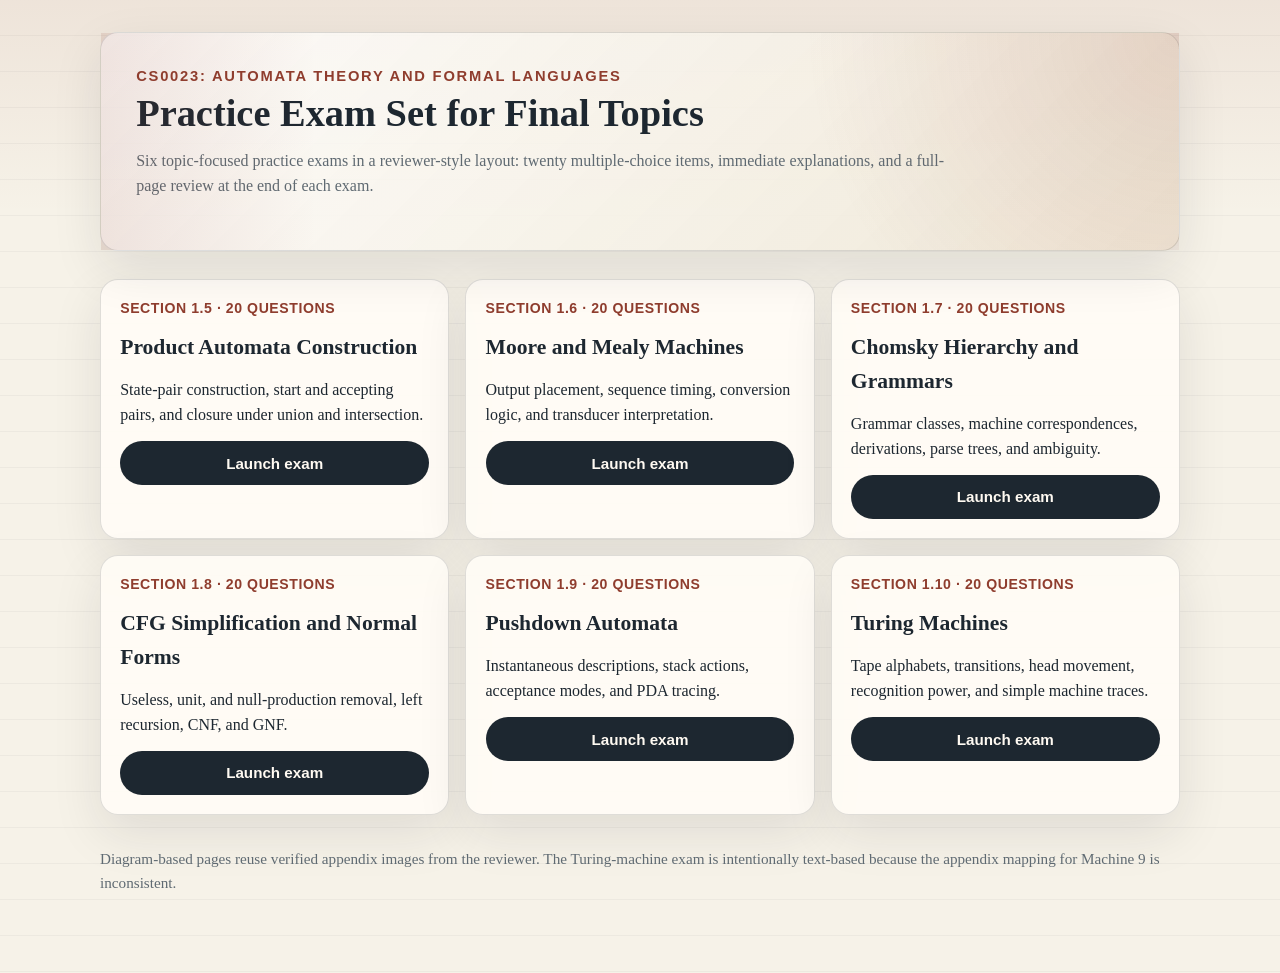
<file: practice-exams/index.html>
<!DOCTYPE html>
<html lang="en">
  <head>
    <meta charset="UTF-8" />
    <meta name="viewport" content="width=device-width, initial-scale=1.0" />
    <title>Automata Practice Exams</title>
    <link rel="stylesheet" href="./assets/styles.css" />
  </head>
  <body>
    <main class="site-shell">
      <section class="site-banner">
        <p class="course-kicker">CS0023: Automata Theory and Formal Languages</p>
        <h1 class="site-title">Practice Exam Set for Final Topics</h1>
        <p class="site-intro">
          Six topic-focused practice exams in a reviewer-style layout: twenty multiple-choice items, immediate explanations, and a full-page review at the end of each exam.
        </p>
      </section>

      <section class="index-grid" aria-label="Available practice exams">
        <article class="exam-card">
          <p class="exam-meta">Section 1.5 · 20 questions</p>
          <h2>Product Automata Construction</h2>
          <p>State-pair construction, start and accepting pairs, and closure under union and intersection.</p>
          <a class="launch-link" href="./product-automata.html">Launch exam</a>
        </article>

        <article class="exam-card">
          <p class="exam-meta">Section 1.6 · 20 questions</p>
          <h2>Moore and Mealy Machines</h2>
          <p>Output placement, sequence timing, conversion logic, and transducer interpretation.</p>
          <a class="launch-link" href="./moore-mealy.html">Launch exam</a>
        </article>

        <article class="exam-card">
          <p class="exam-meta">Section 1.7 · 20 questions</p>
          <h2>Chomsky Hierarchy and Grammars</h2>
          <p>Grammar classes, machine correspondences, derivations, parse trees, and ambiguity.</p>
          <a class="launch-link" href="./chomsky-grammars.html">Launch exam</a>
        </article>

        <article class="exam-card">
          <p class="exam-meta">Section 1.8 · 20 questions</p>
          <h2>CFG Simplification and Normal Forms</h2>
          <p>Useless, unit, and null-production removal, left recursion, CNF, and GNF.</p>
          <a class="launch-link" href="./cfg-normal-forms.html">Launch exam</a>
        </article>

        <article class="exam-card">
          <p class="exam-meta">Section 1.9 · 20 questions</p>
          <h2>Pushdown Automata</h2>
          <p>Instantaneous descriptions, stack actions, acceptance modes, and PDA tracing.</p>
          <a class="launch-link" href="./pda.html">Launch exam</a>
        </article>

        <article class="exam-card">
          <p class="exam-meta">Section 1.10 · 20 questions</p>
          <h2>Turing Machines</h2>
          <p>Tape alphabets, transitions, head movement, recognition power, and simple machine traces.</p>
          <a class="launch-link" href="./turing-machines.html">Launch exam</a>
        </article>
      </section>

      <p class="footer-note">
        Diagram-based pages reuse verified appendix images from the reviewer. The Turing-machine exam is intentionally text-based because the appendix mapping for Machine 9 is inconsistent.
      </p>
    </main>
  </body>
</html>
</file>
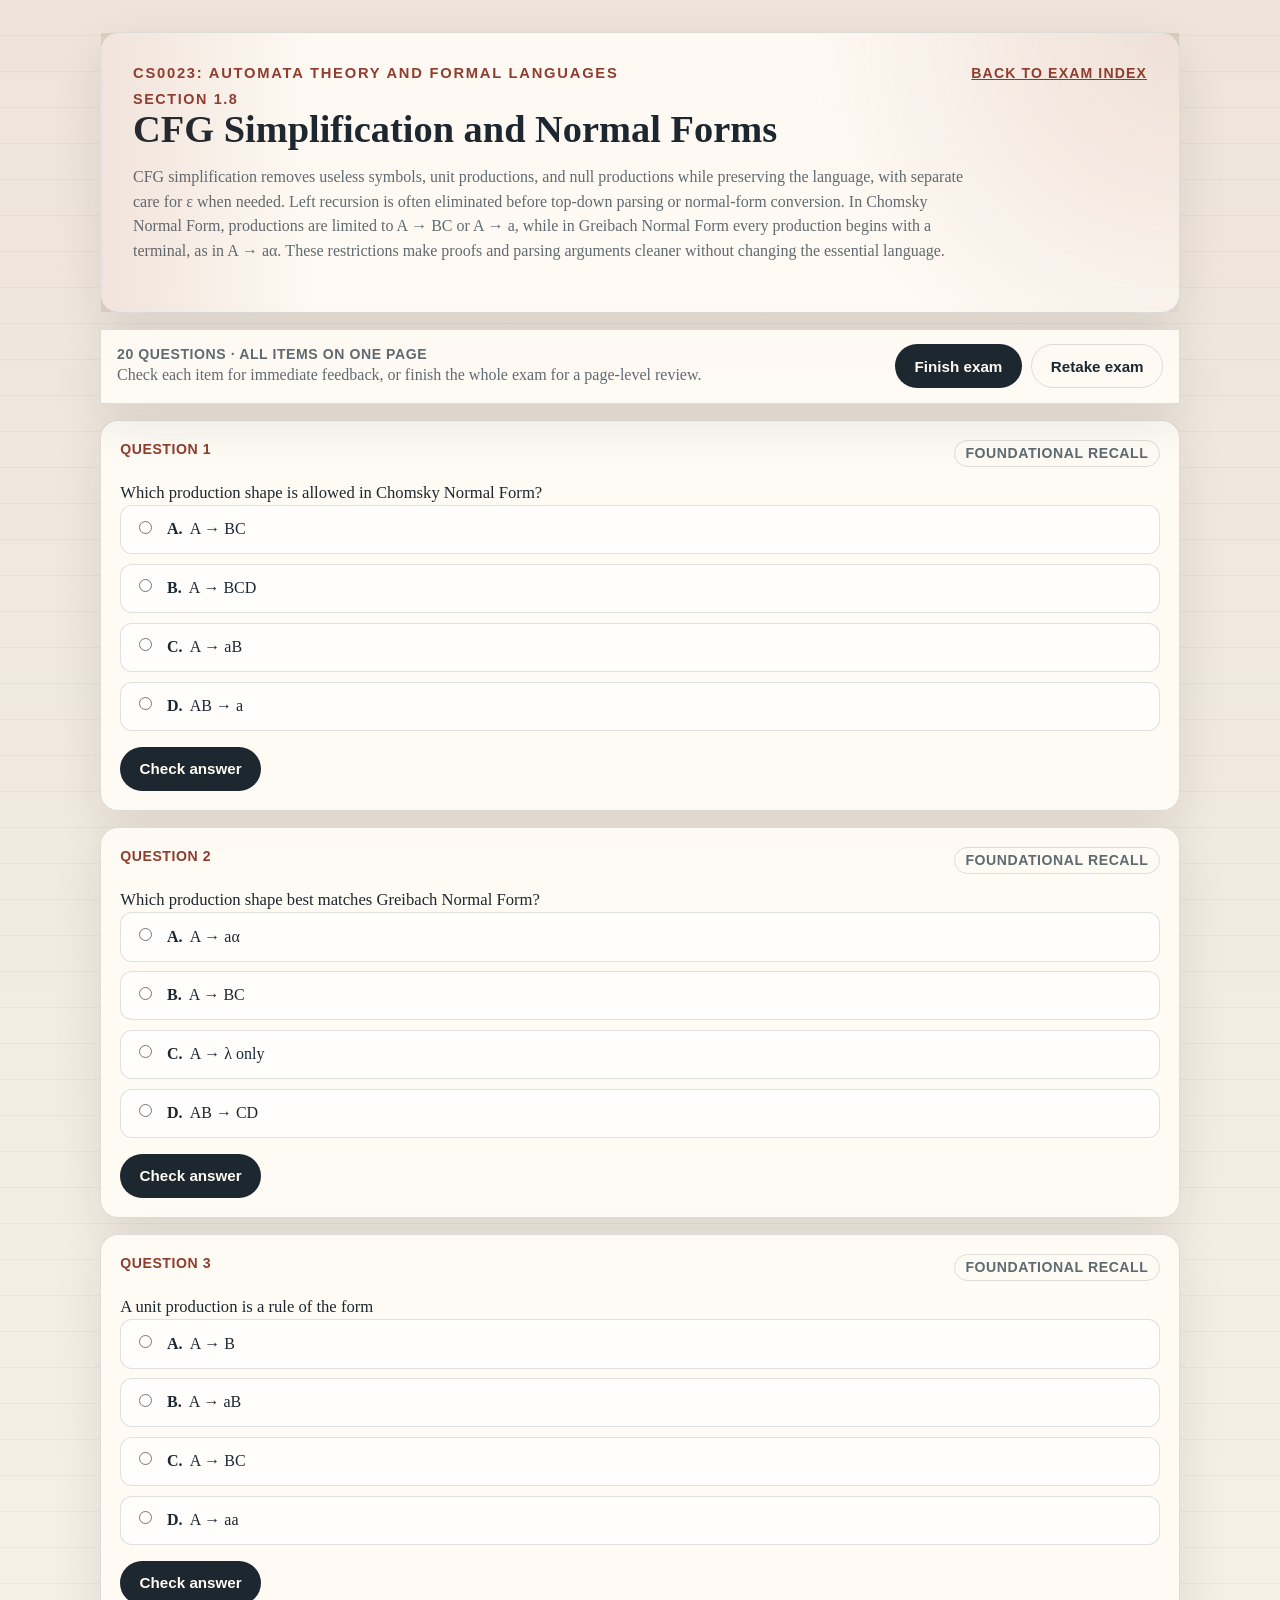
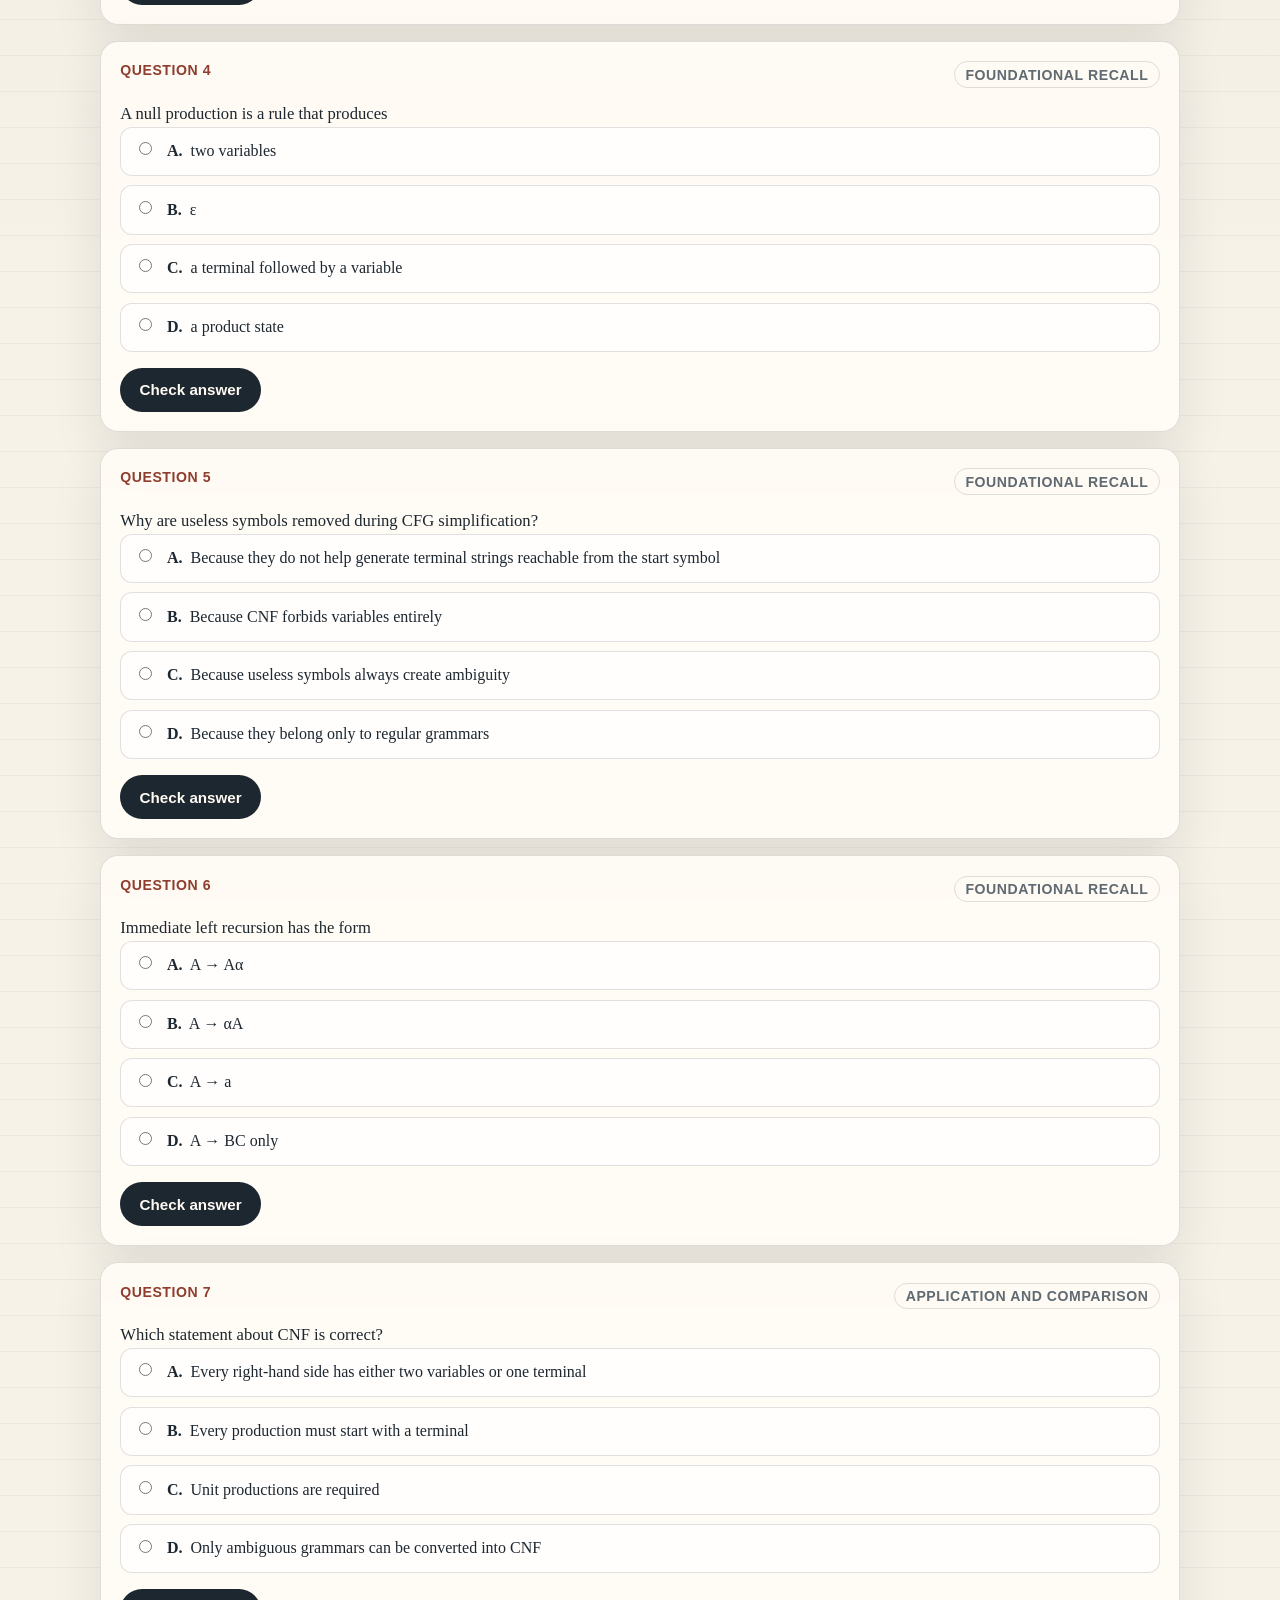
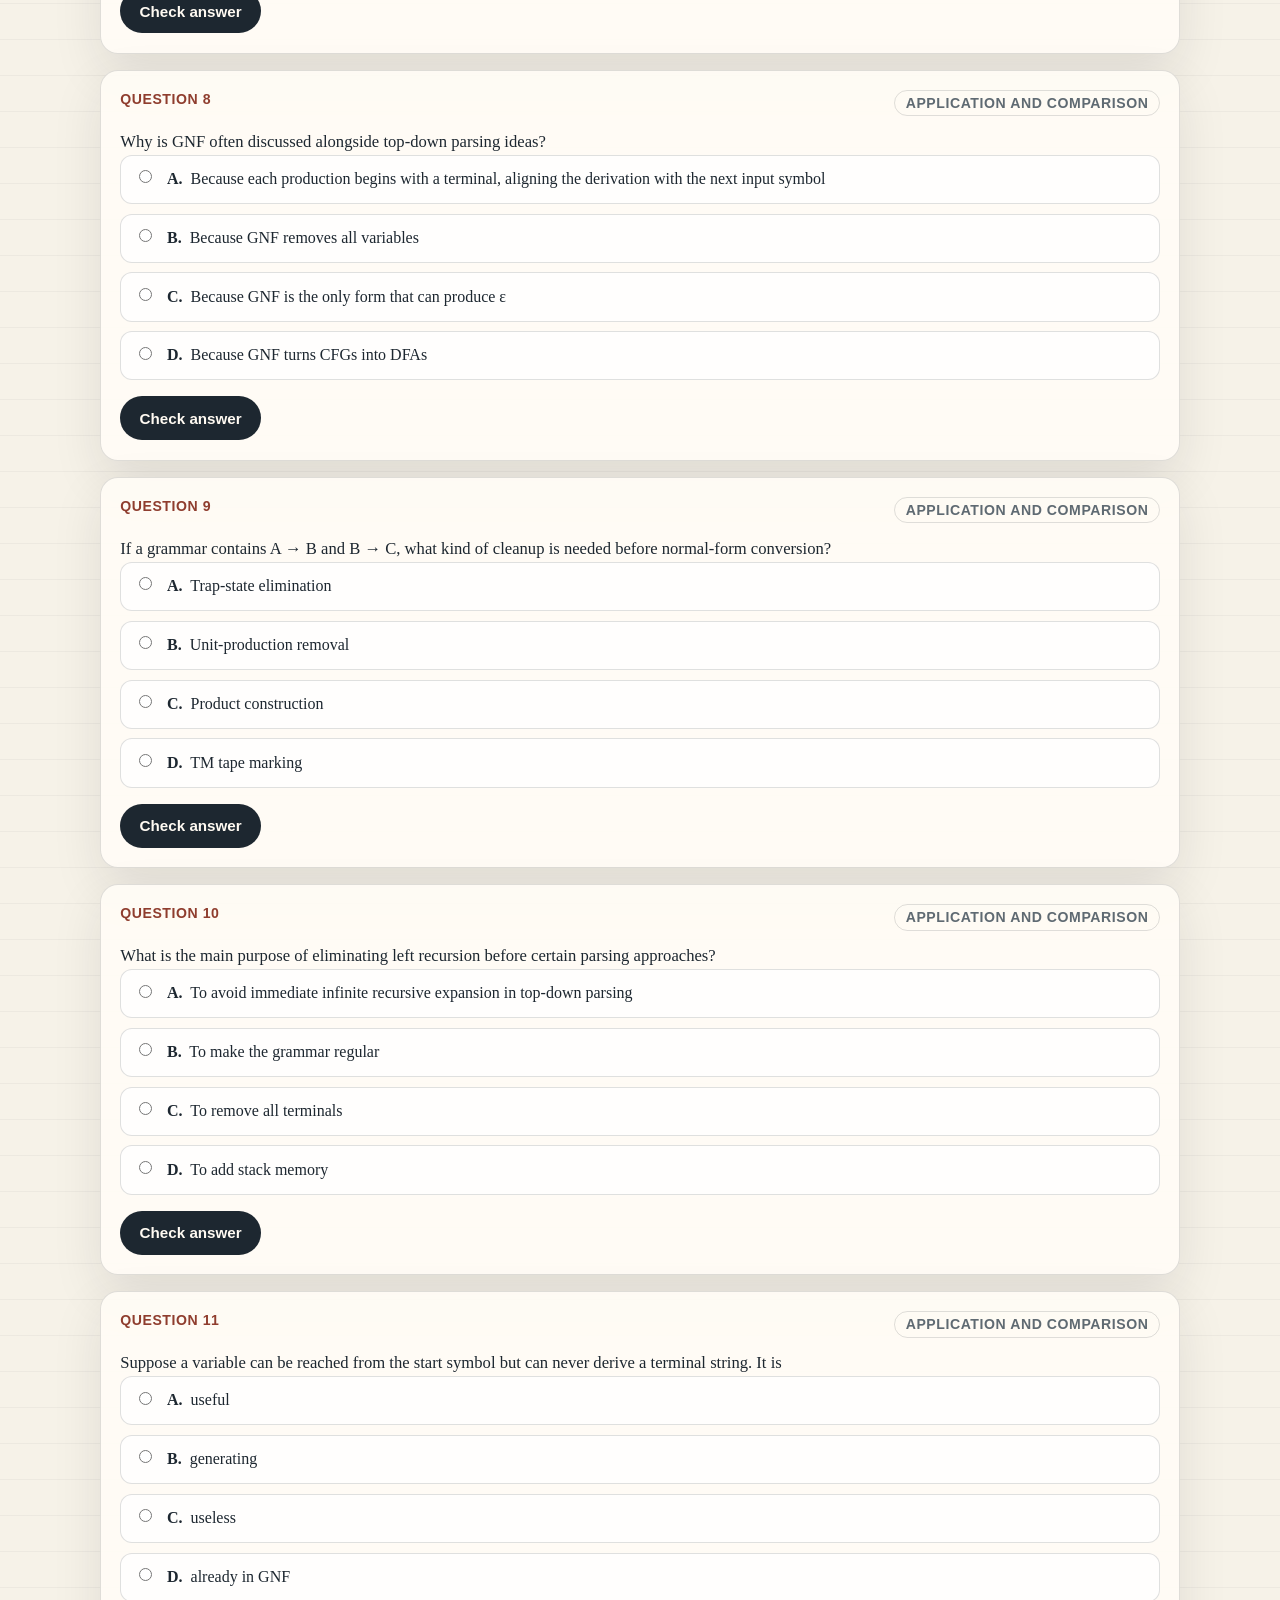
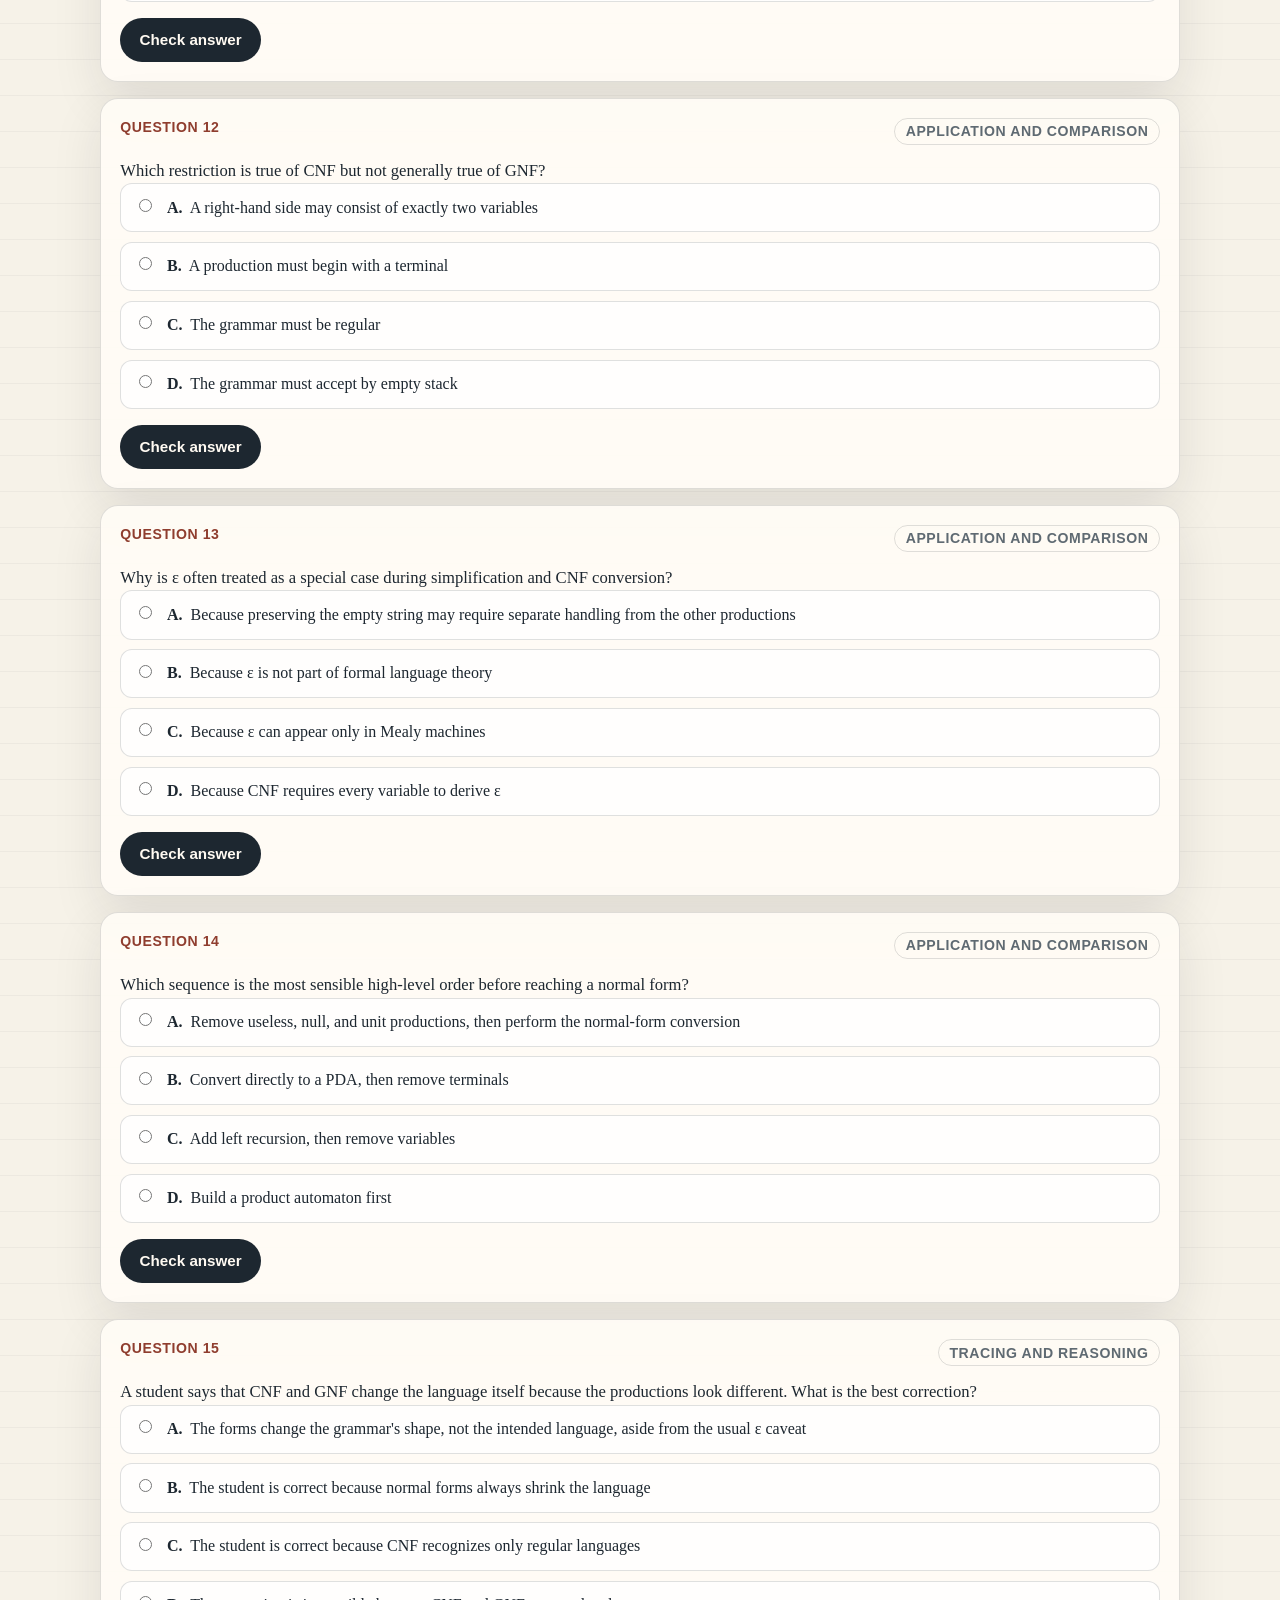
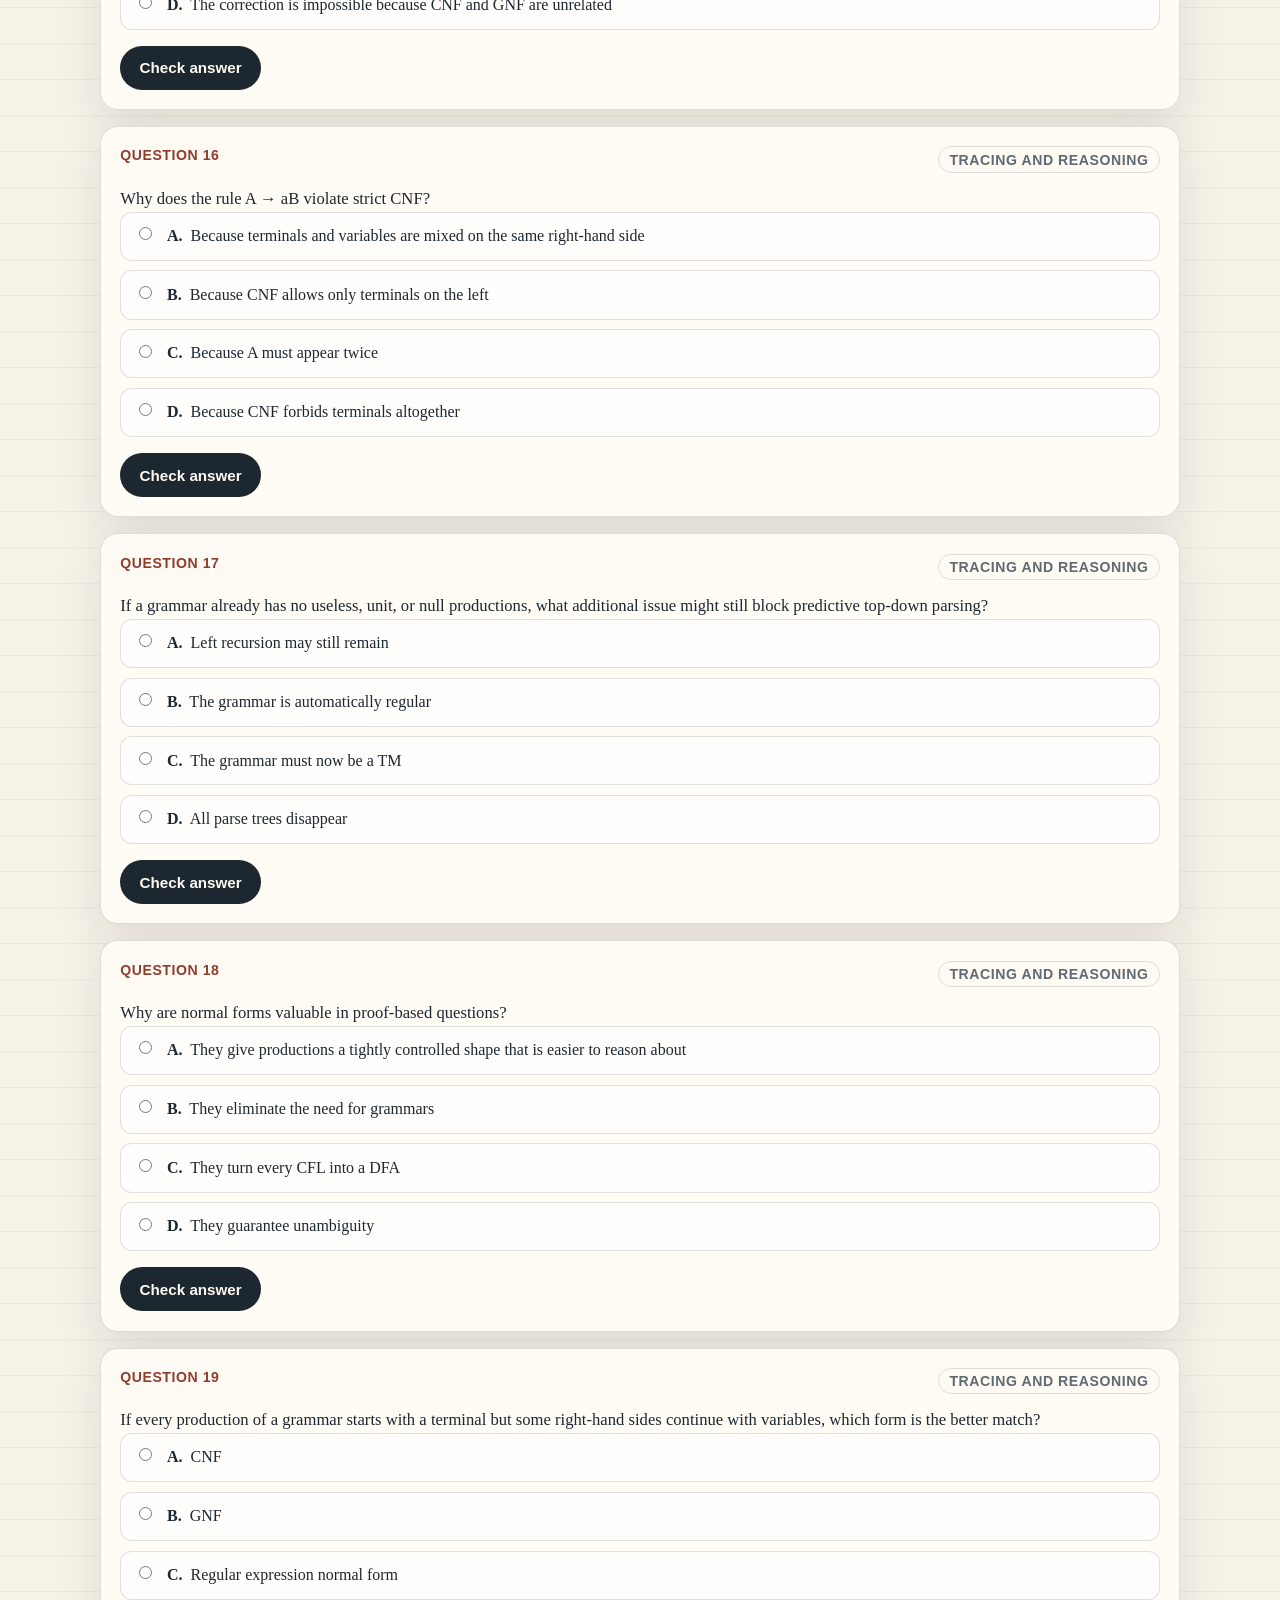
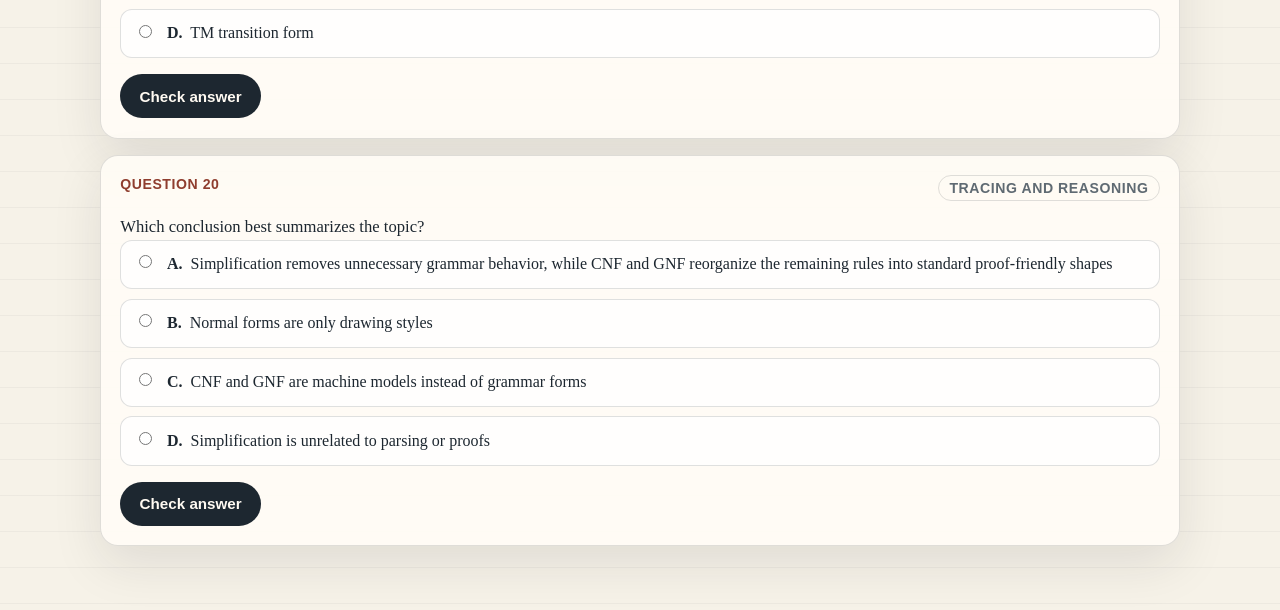
<file: practice-exams/cfg-normal-forms.html>
<!DOCTYPE html>
<html lang="en">
  <head>
    <meta charset="UTF-8" />
    <meta name="viewport" content="width=device-width, initial-scale=1.0" />
    <title>CFG Simplification and Normal Forms</title>
    <link rel="stylesheet" href="./assets/styles.css" />
  </head>
  <body>
    <main id="exam-root" class="site-shell"></main>
    <script>
      window.examData = {
        slug: "cfg-normal-forms",
        title: "CFG Simplification and Normal Forms",
        sectionNumber: "1.8",
        summary:
          "CFG simplification removes useless symbols, unit productions, and null productions while preserving the language, with separate care for ε when needed. Left recursion is often eliminated before top-down parsing or normal-form conversion. In Chomsky Normal Form, productions are limited to A → BC or A → a, while in Greibach Normal Form every production begins with a terminal, as in A → aα. These restrictions make proofs and parsing arguments cleaner without changing the essential language.",
        questions: [
          {
            id: "cfg-q01",
            prompt: "Which production shape is allowed in Chomsky Normal Form?",
            options: ["A → BC", "A → BCD", "A → aB", "AB → a"],
            correctIndex: 0,
            explanation: "CNF allows only A → BC or A → a, aside from the standard special handling of ε if needed.",
            difficulty: "foundational"
          },
          {
            id: "cfg-q02",
            prompt: "Which production shape best matches Greibach Normal Form?",
            options: ["A → aα", "A → BC", "A → λ only", "AB → CD"],
            correctIndex: 0,
            explanation: "GNF requires each production to begin with a terminal symbol.",
            difficulty: "foundational"
          },
          {
            id: "cfg-q03",
            prompt: "A unit production is a rule of the form",
            options: ["A → B", "A → aB", "A → BC", "A → aa"],
            correctIndex: 0,
            explanation: "Unit productions rewrite one variable directly into another single variable.",
            difficulty: "foundational"
          },
          {
            id: "cfg-q04",
            prompt: "A null production is a rule that produces",
            options: ["two variables", "ε", "a terminal followed by a variable", "a product state"],
            correctIndex: 1,
            explanation: "Null productions generate the empty string ε.",
            difficulty: "foundational"
          },
          {
            id: "cfg-q05",
            prompt: "Why are useless symbols removed during CFG simplification?",
            options: ["Because they do not help generate terminal strings reachable from the start symbol", "Because CNF forbids variables entirely", "Because useless symbols always create ambiguity", "Because they belong only to regular grammars"],
            correctIndex: 0,
            explanation: "A useless symbol is either unreachable or non-generating, so it can be deleted without changing the language.",
            difficulty: "foundational"
          },
          {
            id: "cfg-q06",
            prompt: "Immediate left recursion has the form",
            options: ["A → Aα", "A → αA", "A → a", "A → BC only"],
            correctIndex: 0,
            explanation: "Immediate left recursion means the variable appears first on the right-hand side of its own production.",
            difficulty: "foundational"
          },
          {
            id: "cfg-q07",
            prompt: "Which statement about CNF is correct?",
            options: ["Every right-hand side has either two variables or one terminal", "Every production must start with a terminal", "Unit productions are required", "Only ambiguous grammars can be converted into CNF"],
            correctIndex: 0,
            explanation: "That is the defining restriction of CNF.",
            difficulty: "application"
          },
          {
            id: "cfg-q08",
            prompt: "Why is GNF often discussed alongside top-down parsing ideas?",
            options: ["Because each production begins with a terminal, aligning the derivation with the next input symbol", "Because GNF removes all variables", "Because GNF is the only form that can produce ε", "Because GNF turns CFGs into DFAs"],
            correctIndex: 0,
            explanation: "Starting with a terminal makes the grammar's expansion more closely match the consumed input.",
            difficulty: "application"
          },
          {
            id: "cfg-q09",
            prompt: "If a grammar contains A → B and B → C, what kind of cleanup is needed before normal-form conversion?",
            options: ["Trap-state elimination", "Unit-production removal", "Product construction", "TM tape marking"],
            correctIndex: 1,
            explanation: "A → B and B → C are unit productions, so they are removed during simplification.",
            difficulty: "application"
          },
          {
            id: "cfg-q10",
            prompt: "What is the main purpose of eliminating left recursion before certain parsing approaches?",
            options: ["To avoid immediate infinite recursive expansion in top-down parsing", "To make the grammar regular", "To remove all terminals", "To add stack memory"],
            correctIndex: 0,
            explanation: "Left-recursive rules can cause top-down procedures to expand forever without consuming input.",
            difficulty: "application"
          },
          {
            id: "cfg-q11",
            prompt: "Suppose a variable can be reached from the start symbol but can never derive a terminal string. It is",
            options: ["useful", "generating", "useless", "already in GNF"],
            correctIndex: 2,
            explanation: "A symbol that never generates terminal output is useless even if it is reachable.",
            difficulty: "application"
          },
          {
            id: "cfg-q12",
            prompt: "Which restriction is true of CNF but not generally true of GNF?",
            options: ["A right-hand side may consist of exactly two variables", "A production must begin with a terminal", "The grammar must be regular", "The grammar must accept by empty stack"],
            correctIndex: 0,
            explanation: "The two-variable pattern A → BC is the hallmark CNF binary rule.",
            difficulty: "application"
          },
          {
            id: "cfg-q13",
            prompt: "Why is ε often treated as a special case during simplification and CNF conversion?",
            options: ["Because preserving the empty string may require separate handling from the other productions", "Because ε is not part of formal language theory", "Because ε can appear only in Mealy machines", "Because CNF requires every variable to derive ε"],
            correctIndex: 0,
            explanation: "Many conversion procedures remove null productions, so the language's possible ε membership must be tracked carefully.",
            difficulty: "application"
          },
          {
            id: "cfg-q14",
            prompt: "Which sequence is the most sensible high-level order before reaching a normal form?",
            options: ["Remove useless, null, and unit productions, then perform the normal-form conversion", "Convert directly to a PDA, then remove terminals", "Add left recursion, then remove variables", "Build a product automaton first"],
            correctIndex: 0,
            explanation: "Normal-form procedures are cleaner once the obvious grammar clutter has already been removed.",
            difficulty: "application"
          },
          {
            id: "cfg-q15",
            prompt: "A student says that CNF and GNF change the language itself because the productions look different. What is the best correction?",
            options: ["The forms change the grammar's shape, not the intended language, aside from the usual ε caveat", "The student is correct because normal forms always shrink the language", "The student is correct because CNF recognizes only regular languages", "The correction is impossible because CNF and GNF are unrelated"],
            correctIndex: 0,
            explanation: "Normal forms are language-preserving restructurings designed for analysis and proofs.",
            difficulty: "reasoning"
          },
          {
            id: "cfg-q16",
            prompt: "Why does the rule A → aB violate strict CNF?",
            options: ["Because terminals and variables are mixed on the same right-hand side", "Because CNF allows only terminals on the left", "Because A must appear twice", "Because CNF forbids terminals altogether"],
            correctIndex: 0,
            explanation: "In CNF, a terminal must appear alone on the right-hand side, not beside another variable.",
            difficulty: "reasoning"
          },
          {
            id: "cfg-q17",
            prompt: "If a grammar already has no useless, unit, or null productions, what additional issue might still block predictive top-down parsing?",
            options: ["Left recursion may still remain", "The grammar is automatically regular", "The grammar must now be a TM", "All parse trees disappear"],
            correctIndex: 0,
            explanation: "Simplification and left-recursion elimination solve different problems, so one can remain after the other.",
            difficulty: "reasoning"
          },
          {
            id: "cfg-q18",
            prompt: "Why are normal forms valuable in proof-based questions?",
            options: ["They give productions a tightly controlled shape that is easier to reason about", "They eliminate the need for grammars", "They turn every CFL into a DFA", "They guarantee unambiguity"],
            correctIndex: 0,
            explanation: "Uniform production shapes make induction arguments and parsing proofs more manageable.",
            difficulty: "reasoning"
          },
          {
            id: "cfg-q19",
            prompt: "If every production of a grammar starts with a terminal but some right-hand sides continue with variables, which form is the better match?",
            options: ["CNF", "GNF", "Regular expression normal form", "TM transition form"],
            correctIndex: 1,
            explanation: "Beginning each production with a terminal is the defining GNF pattern.",
            difficulty: "reasoning"
          },
          {
            id: "cfg-q20",
            prompt: "Which conclusion best summarizes the topic?",
            options: ["Simplification removes unnecessary grammar behavior, while CNF and GNF reorganize the remaining rules into standard proof-friendly shapes", "Normal forms are only drawing styles", "CNF and GNF are machine models instead of grammar forms", "Simplification is unrelated to parsing or proofs"],
            correctIndex: 0,
            explanation: "That statement captures the role of both cleanup and normalization in the study of CFGs.",
            difficulty: "reasoning"
          }
        ]
      };
    </script>
    <script src="./assets/quiz.js"></script>
  </body>
</html>
</file>
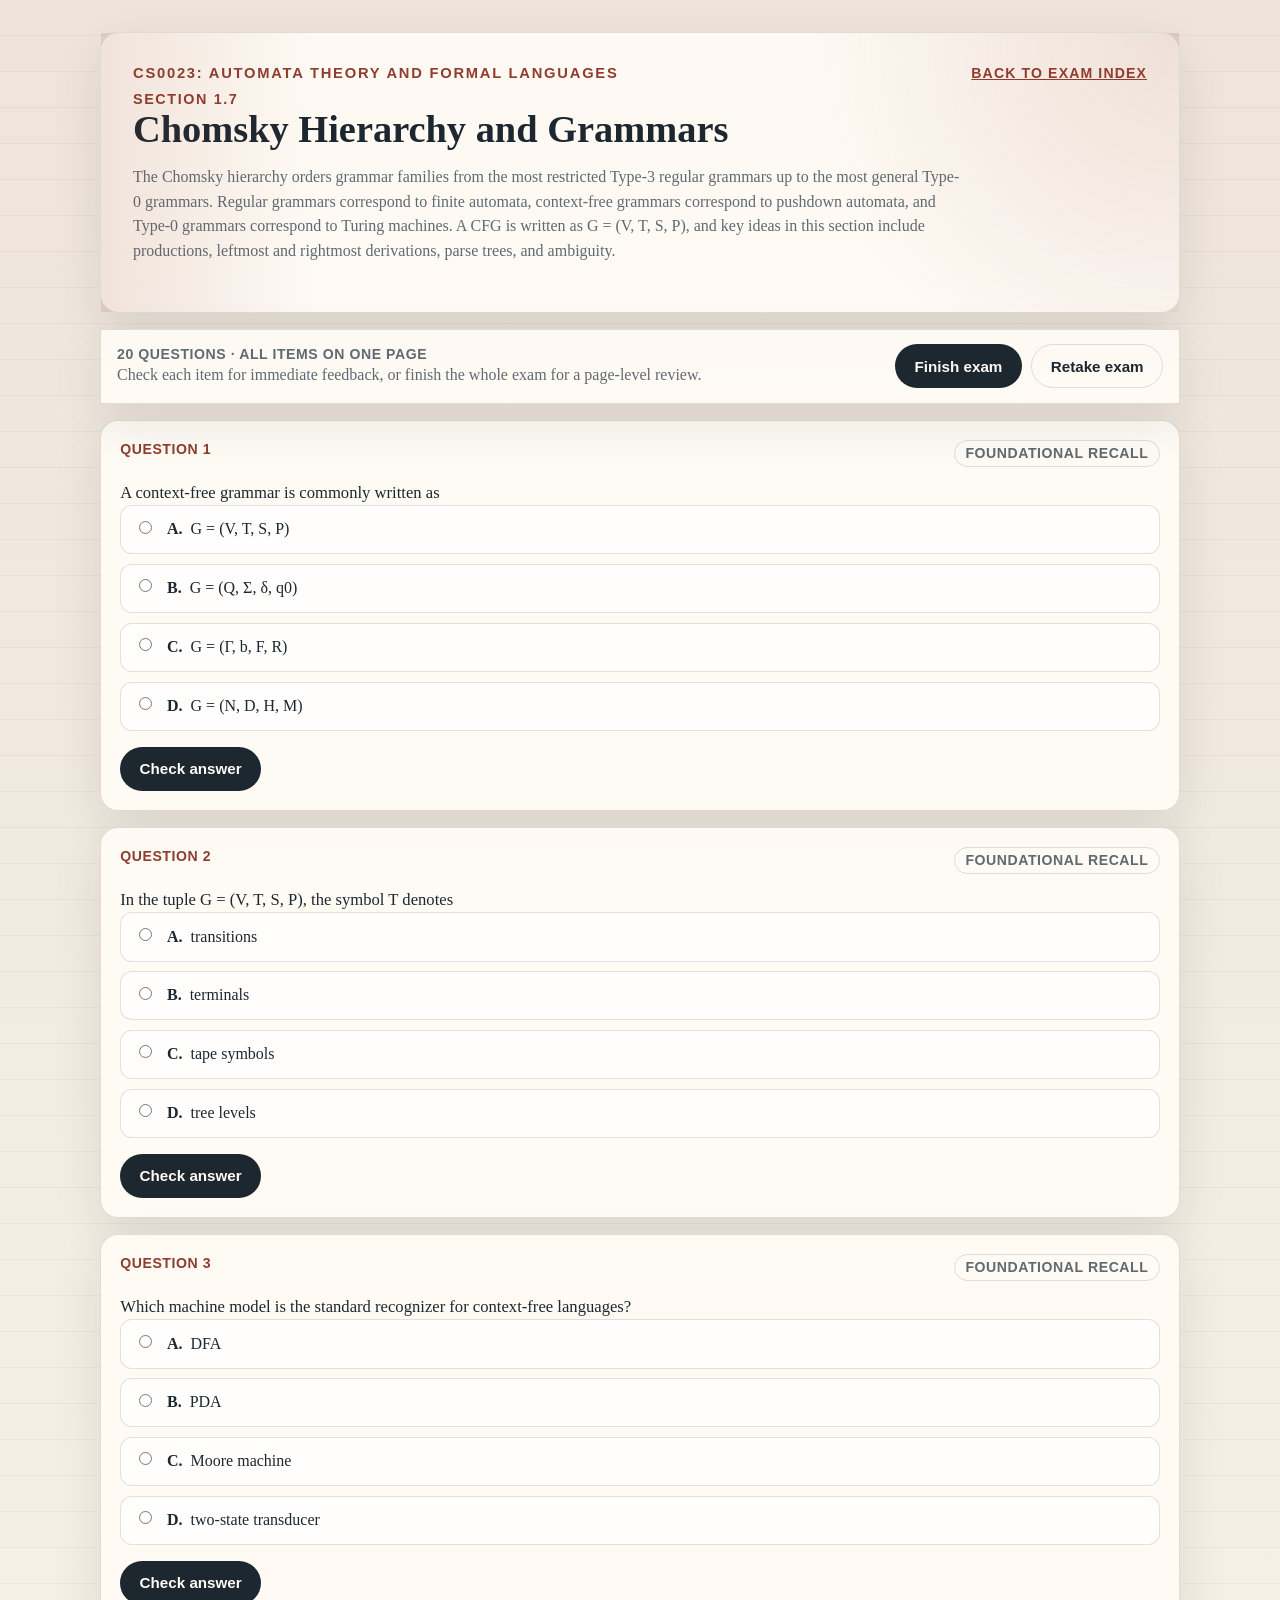
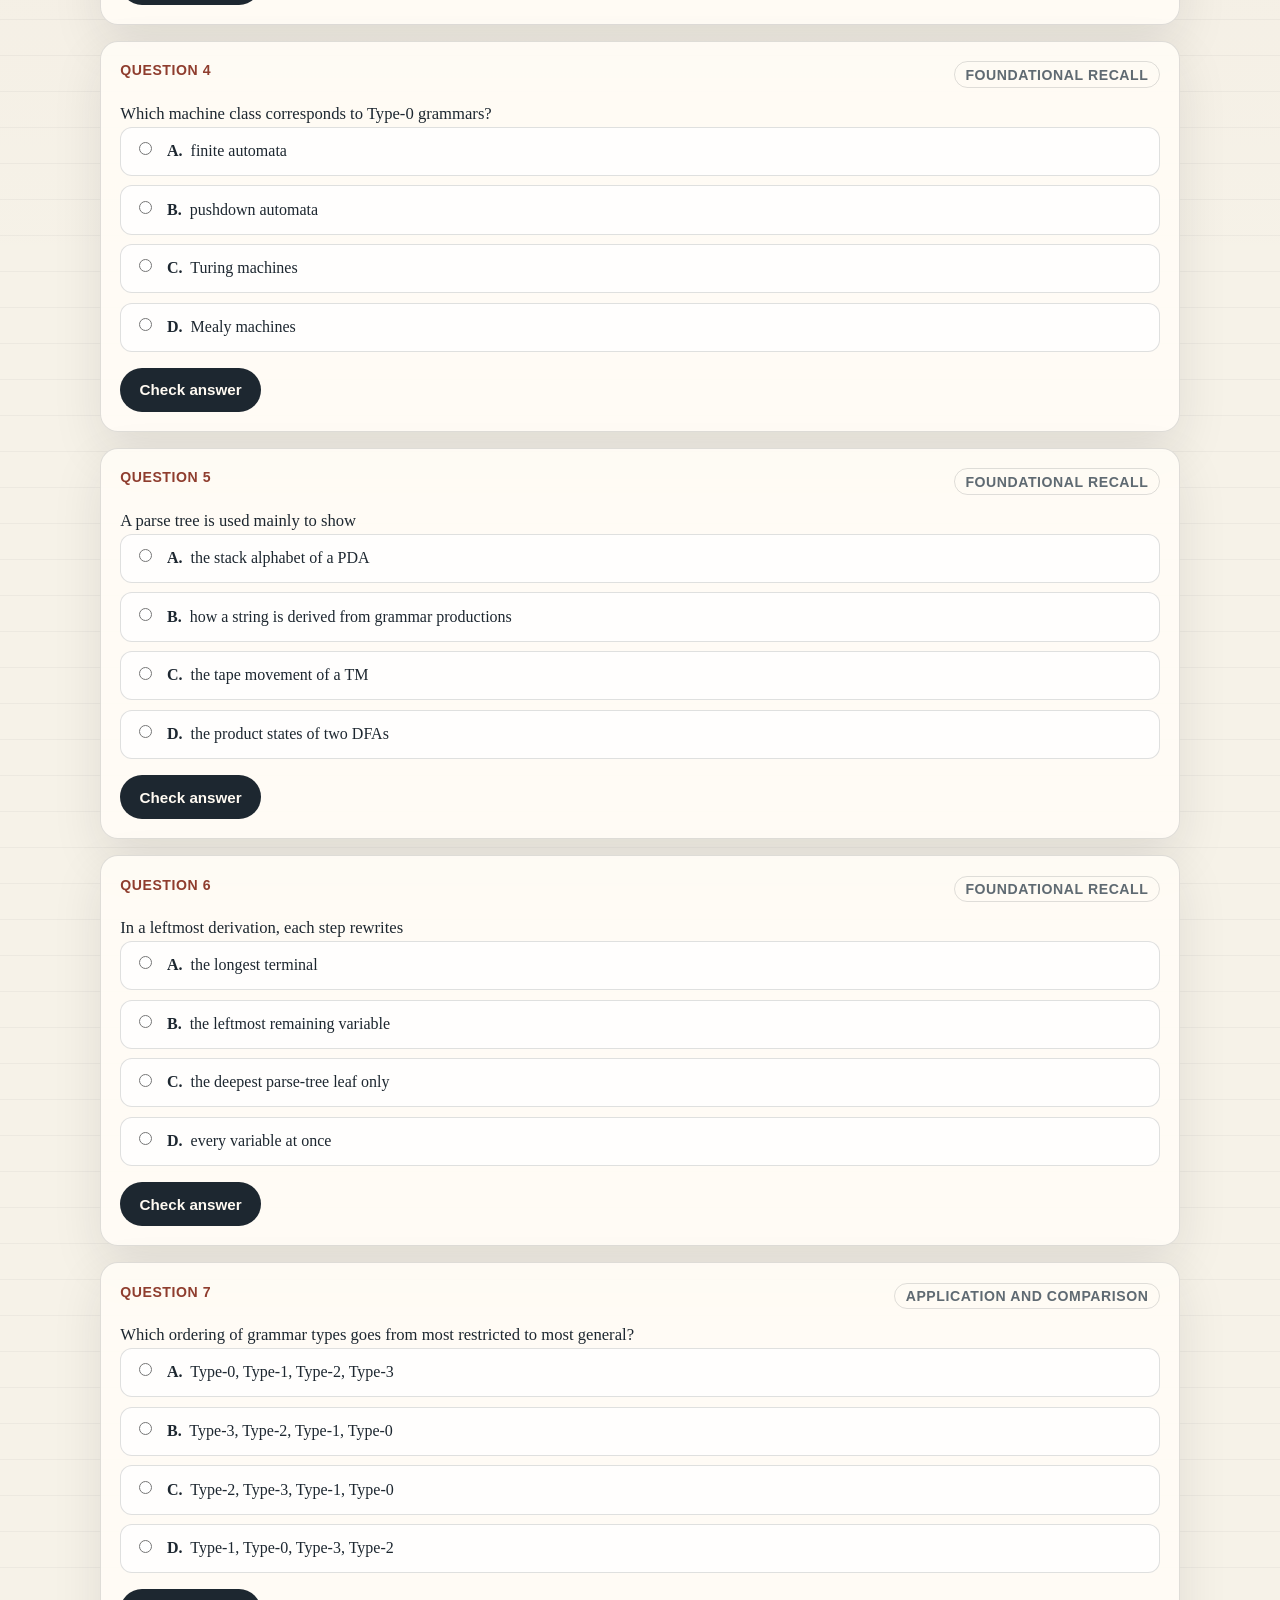
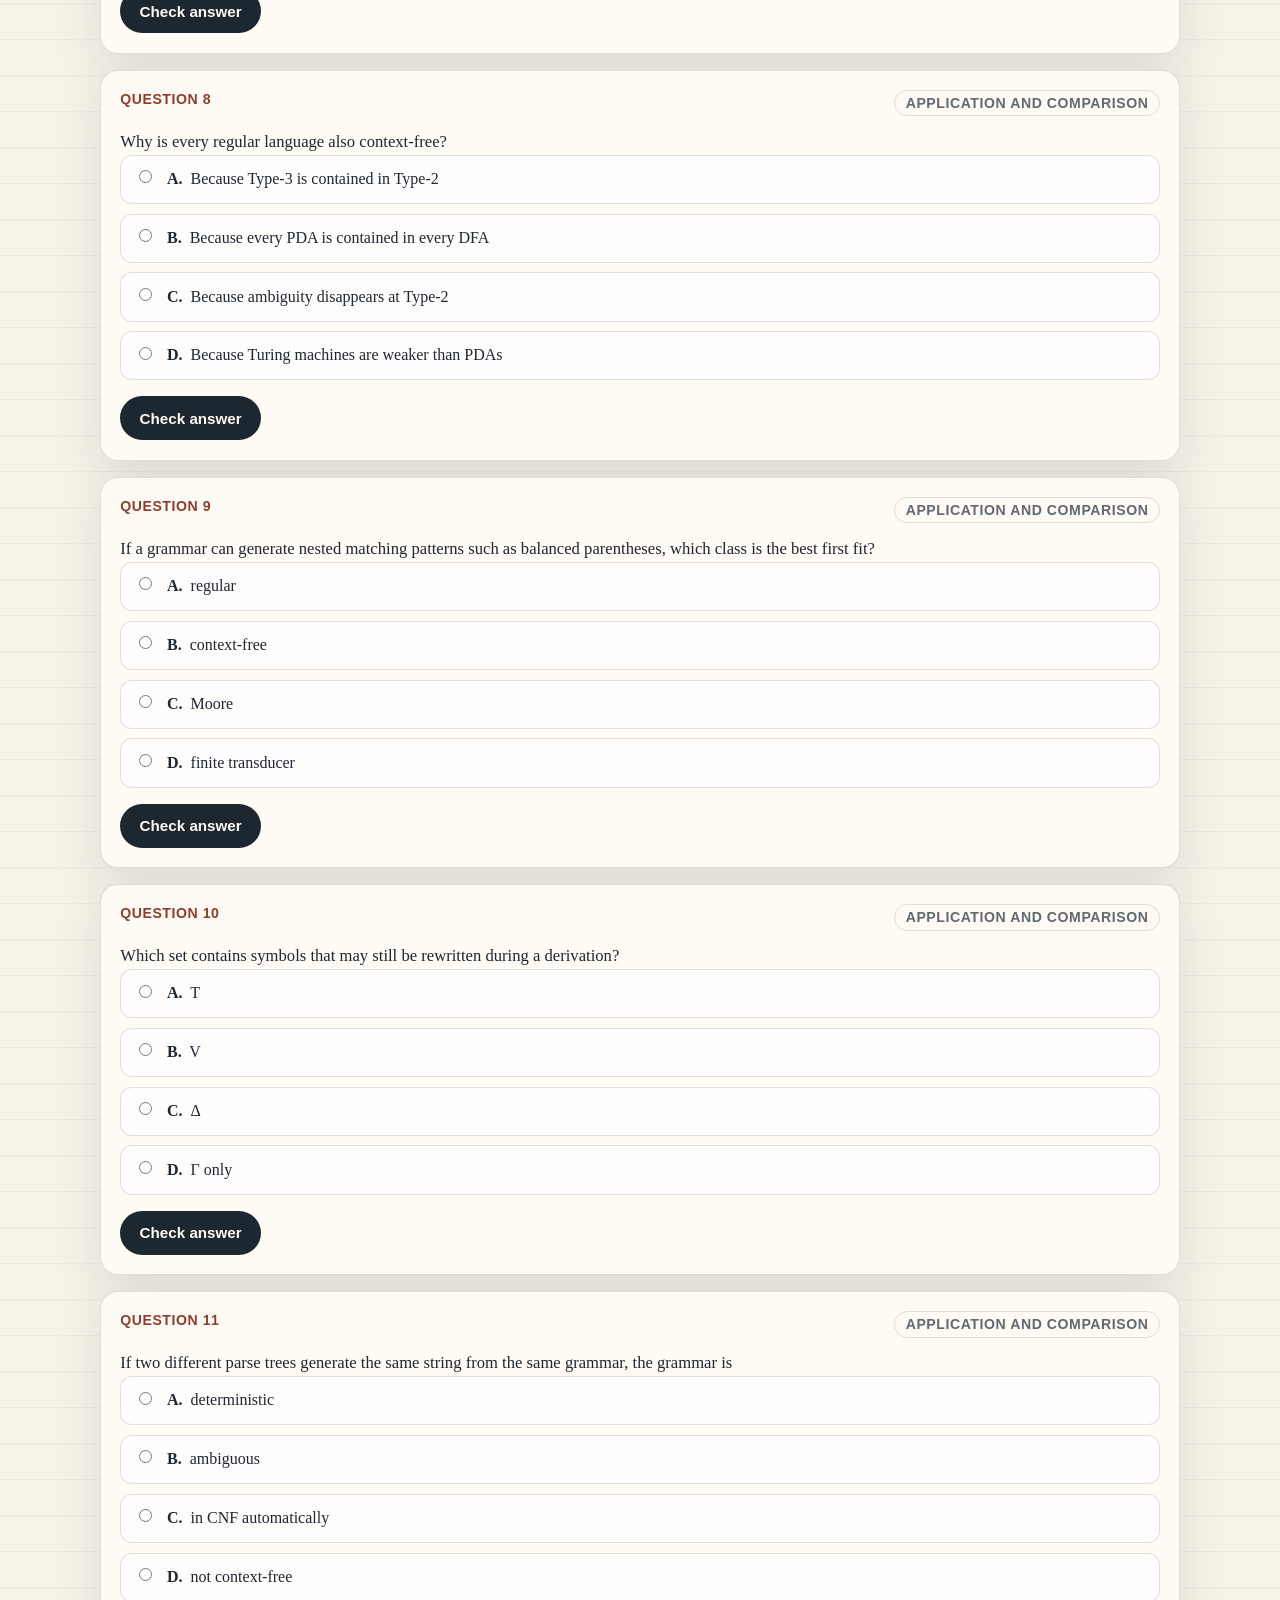
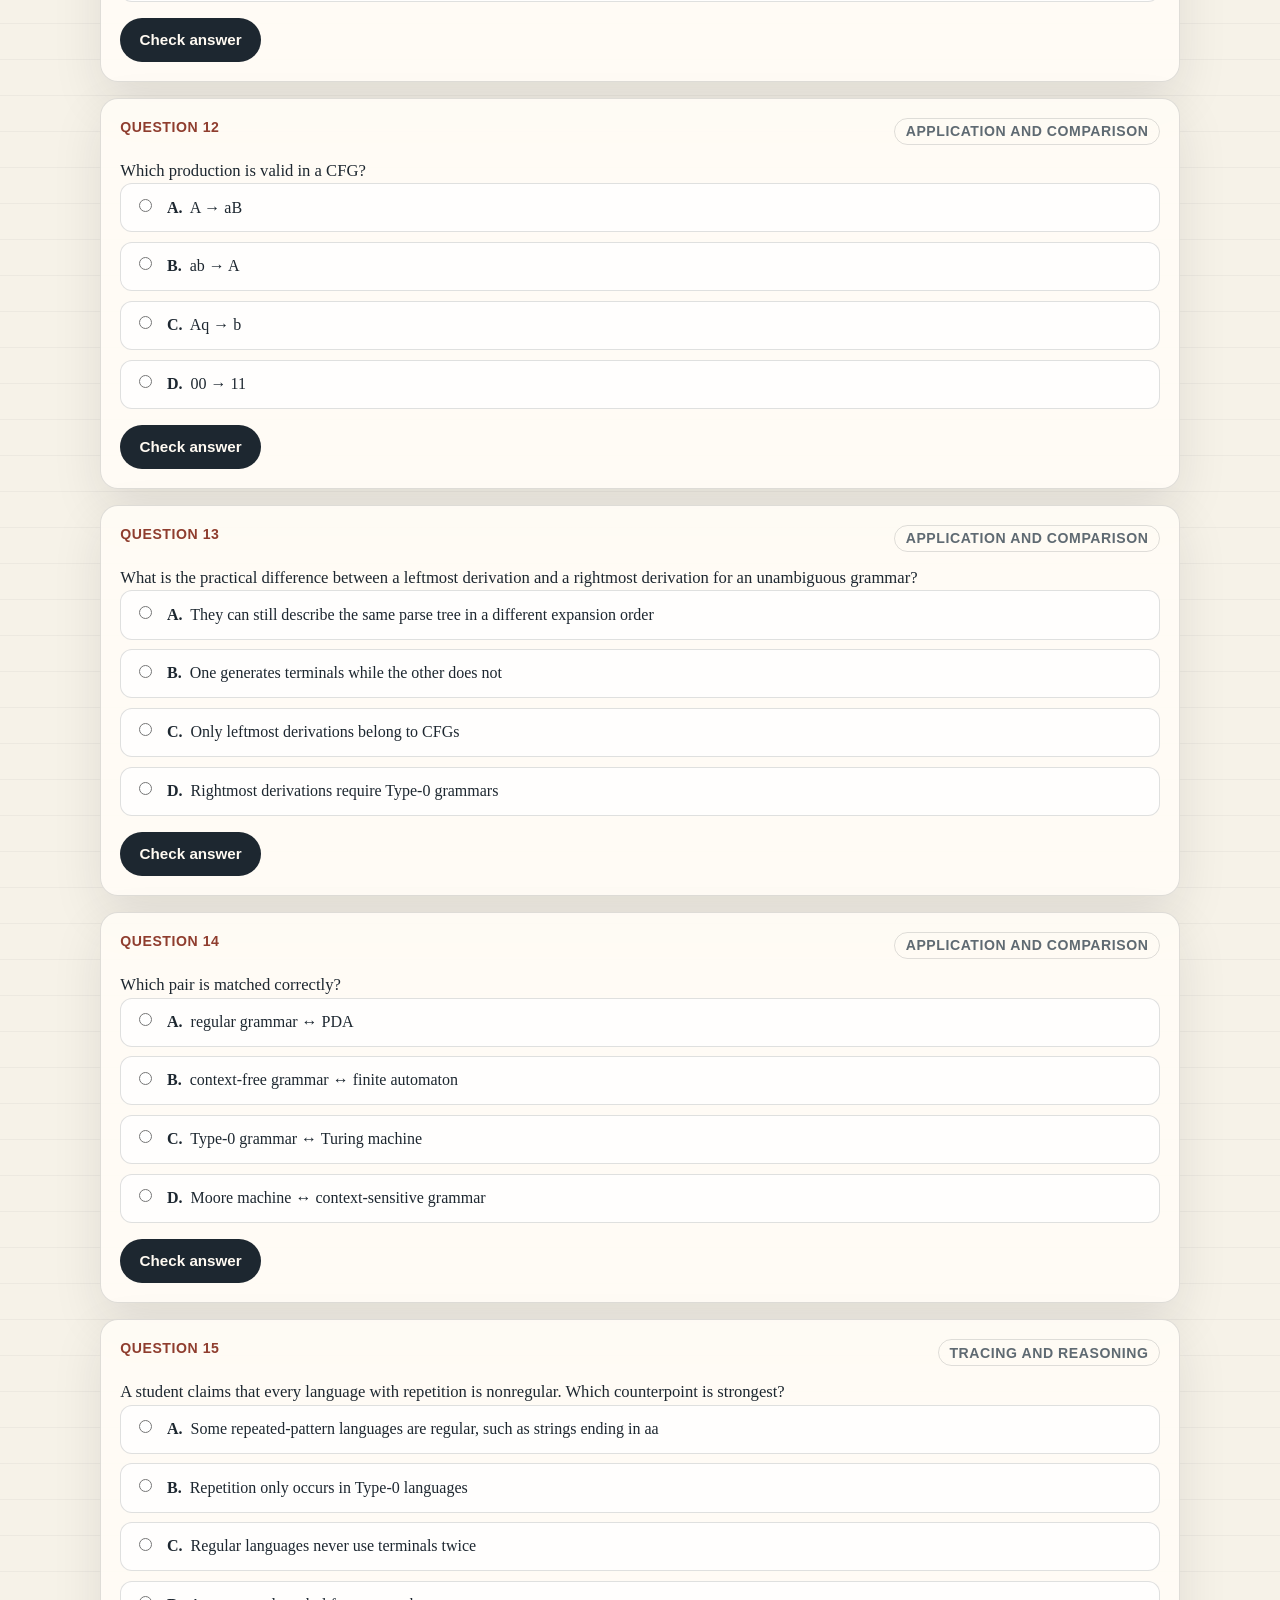
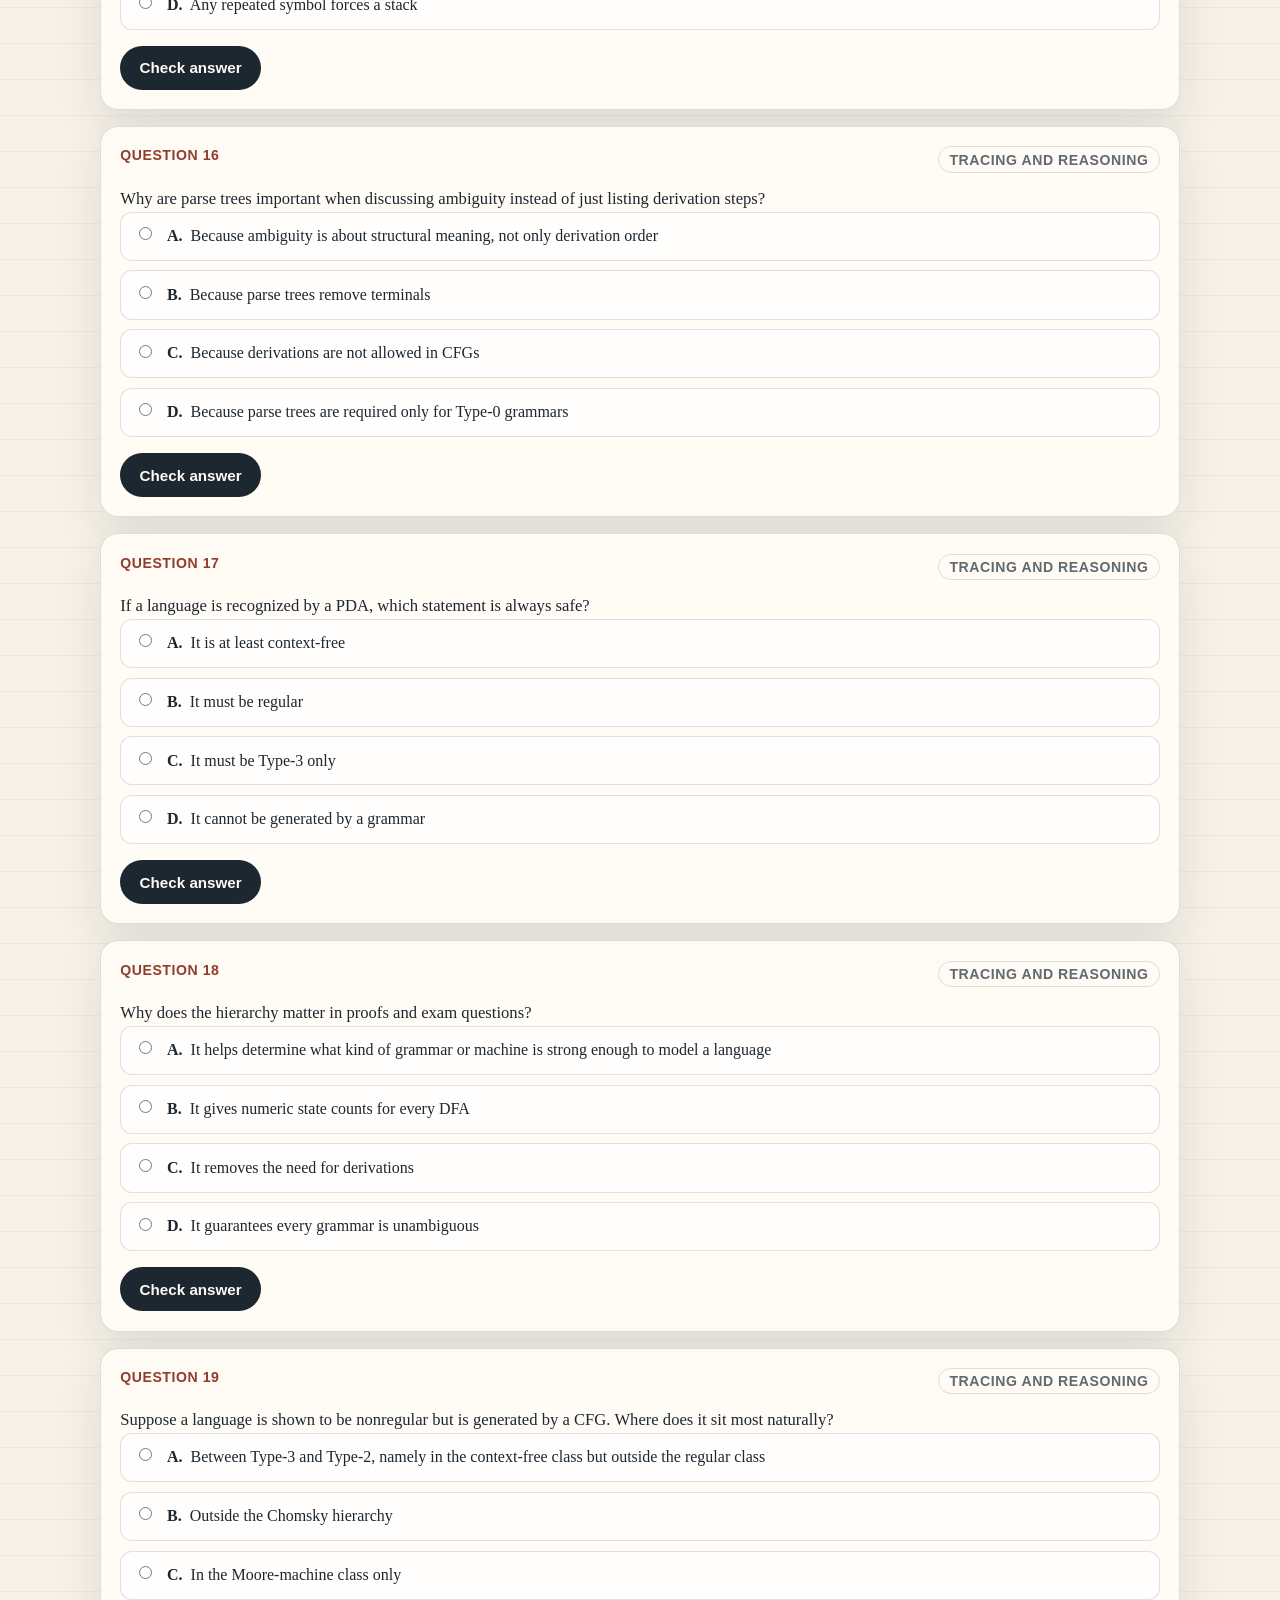
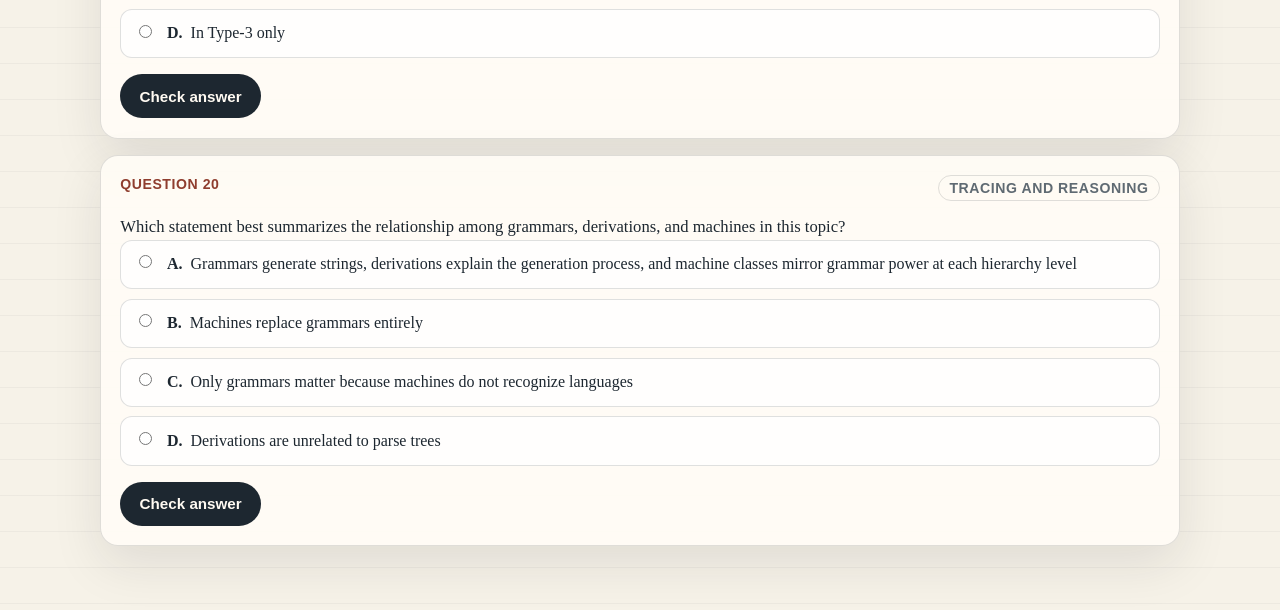
<file: practice-exams/chomsky-grammars.html>
<!DOCTYPE html>
<html lang="en">
  <head>
    <meta charset="UTF-8" />
    <meta name="viewport" content="width=device-width, initial-scale=1.0" />
    <title>Chomsky Hierarchy and Grammars</title>
    <link rel="stylesheet" href="./assets/styles.css" />
  </head>
  <body>
    <main id="exam-root" class="site-shell"></main>
    <script>
      window.examData = {
        slug: "chomsky-grammars",
        title: "Chomsky Hierarchy and Grammars",
        sectionNumber: "1.7",
        summary:
          "The Chomsky hierarchy orders grammar families from the most restricted Type-3 regular grammars up to the most general Type-0 grammars. Regular grammars correspond to finite automata, context-free grammars correspond to pushdown automata, and Type-0 grammars correspond to Turing machines. A CFG is written as G = (V, T, S, P), and key ideas in this section include productions, leftmost and rightmost derivations, parse trees, and ambiguity.",
        questions: [
          {
            id: "chomsky-q01",
            prompt: "A context-free grammar is commonly written as",
            options: ["G = (V, T, S, P)", "G = (Q, Σ, δ, q0)", "G = (Γ, b, F, R)", "G = (N, D, H, M)"],
            correctIndex: 0,
            explanation: "The standard CFG tuple uses variables V, terminals T, start symbol S, and productions P.",
            difficulty: "foundational"
          },
          {
            id: "chomsky-q02",
            prompt: "In the tuple G = (V, T, S, P), the symbol T denotes",
            options: ["transitions", "terminals", "tape symbols", "tree levels"],
            correctIndex: 1,
            explanation: "T is the set of terminal symbols that appear in generated strings.",
            difficulty: "foundational"
          },
          {
            id: "chomsky-q03",
            prompt: "Which machine model is the standard recognizer for context-free languages?",
            options: ["DFA", "PDA", "Moore machine", "two-state transducer"],
            correctIndex: 1,
            explanation: "Context-free languages correspond to pushdown automata in the hierarchy.",
            difficulty: "foundational"
          },
          {
            id: "chomsky-q04",
            prompt: "Which machine class corresponds to Type-0 grammars?",
            options: ["finite automata", "pushdown automata", "Turing machines", "Mealy machines"],
            correctIndex: 2,
            explanation: "Type-0 grammars are associated with the most powerful standard model in the course: Turing machines.",
            difficulty: "foundational"
          },
          {
            id: "chomsky-q05",
            prompt: "A parse tree is used mainly to show",
            options: ["the stack alphabet of a PDA", "how a string is derived from grammar productions", "the tape movement of a TM", "the product states of two DFAs"],
            correctIndex: 1,
            explanation: "Parse trees visualize the derivation structure created by grammar rules.",
            difficulty: "foundational"
          },
          {
            id: "chomsky-q06",
            prompt: "In a leftmost derivation, each step rewrites",
            options: ["the longest terminal", "the leftmost remaining variable", "the deepest parse-tree leaf only", "every variable at once"],
            correctIndex: 1,
            explanation: "The defining rule of a leftmost derivation is that the leftmost nonterminal is expanded at each step.",
            difficulty: "foundational"
          },
          {
            id: "chomsky-q07",
            prompt: "Which ordering of grammar types goes from most restricted to most general?",
            options: ["Type-0, Type-1, Type-2, Type-3", "Type-3, Type-2, Type-1, Type-0", "Type-2, Type-3, Type-1, Type-0", "Type-1, Type-0, Type-3, Type-2"],
            correctIndex: 1,
            explanation: "The hierarchy rises from regular to context-free to context-sensitive to unrestricted.",
            difficulty: "application"
          },
          {
            id: "chomsky-q08",
            prompt: "Why is every regular language also context-free?",
            options: ["Because Type-3 is contained in Type-2", "Because every PDA is contained in every DFA", "Because ambiguity disappears at Type-2", "Because Turing machines are weaker than PDAs"],
            correctIndex: 0,
            explanation: "The hierarchy is inclusive upward, so the more restrictive regular class sits inside the context-free class.",
            difficulty: "application"
          },
          {
            id: "chomsky-q09",
            prompt: "If a grammar can generate nested matching patterns such as balanced parentheses, which class is the best first fit?",
            options: ["regular", "context-free", "Moore", "finite transducer"],
            correctIndex: 1,
            explanation: "Nested matching is the classic example of context-free structure.",
            difficulty: "application"
          },
          {
            id: "chomsky-q10",
            prompt: "Which set contains symbols that may still be rewritten during a derivation?",
            options: ["T", "V", "Δ", "Γ only"],
            correctIndex: 1,
            explanation: "Variables, also called nonterminals, are the symbols that productions replace.",
            difficulty: "application"
          },
          {
            id: "chomsky-q11",
            prompt: "If two different parse trees generate the same string from the same grammar, the grammar is",
            options: ["deterministic", "ambiguous", "in CNF automatically", "not context-free"],
            correctIndex: 1,
            explanation: "Multiple parse trees for one string are exactly what ambiguity means.",
            difficulty: "application"
          },
          {
            id: "chomsky-q12",
            prompt: "Which production is valid in a CFG?",
            options: ["A → aB", "ab → A", "Aq → b", "00 → 11"],
            correctIndex: 0,
            explanation: "In a CFG, the left side of a production is a single variable, and the right side may mix terminals and variables.",
            difficulty: "application"
          },
          {
            id: "chomsky-q13",
            prompt: "What is the practical difference between a leftmost derivation and a rightmost derivation for an unambiguous grammar?",
            options: ["They can still describe the same parse tree in a different expansion order", "One generates terminals while the other does not", "Only leftmost derivations belong to CFGs", "Rightmost derivations require Type-0 grammars"],
            correctIndex: 0,
            explanation: "The order of expansion may differ even when the underlying parse structure is the same.",
            difficulty: "application"
          },
          {
            id: "chomsky-q14",
            prompt: "Which pair is matched correctly?",
            options: ["regular grammar ↔ PDA", "context-free grammar ↔ finite automaton", "Type-0 grammar ↔ Turing machine", "Moore machine ↔ context-sensitive grammar"],
            correctIndex: 2,
            explanation: "Type-0 grammars correspond to Turing machines in the standard hierarchy mapping.",
            difficulty: "application"
          },
          {
            id: "chomsky-q15",
            prompt: "A student claims that every language with repetition is nonregular. Which counterpoint is strongest?",
            options: ["Some repeated-pattern languages are regular, such as strings ending in aa", "Repetition only occurs in Type-0 languages", "Regular languages never use terminals twice", "Any repeated symbol forces a stack"],
            correctIndex: 0,
            explanation: "Simple repeated endings or substrings can still be described by regular expressions and DFAs.",
            difficulty: "reasoning"
          },
          {
            id: "chomsky-q16",
            prompt: "Why are parse trees important when discussing ambiguity instead of just listing derivation steps?",
            options: ["Because ambiguity is about structural meaning, not only derivation order", "Because parse trees remove terminals", "Because derivations are not allowed in CFGs", "Because parse trees are required only for Type-0 grammars"],
            correctIndex: 0,
            explanation: "Two derivations might differ only in order, but two distinct parse trees show genuine structural ambiguity.",
            difficulty: "reasoning"
          },
          {
            id: "chomsky-q17",
            prompt: "If a language is recognized by a PDA, which statement is always safe?",
            options: ["It is at least context-free", "It must be regular", "It must be Type-3 only", "It cannot be generated by a grammar"],
            correctIndex: 0,
            explanation: "PDAs recognize context-free languages, so PDA recognition guarantees membership in the CFL class.",
            difficulty: "reasoning"
          },
          {
            id: "chomsky-q18",
            prompt: "Why does the hierarchy matter in proofs and exam questions?",
            options: ["It helps determine what kind of grammar or machine is strong enough to model a language", "It gives numeric state counts for every DFA", "It removes the need for derivations", "It guarantees every grammar is unambiguous"],
            correctIndex: 0,
            explanation: "The hierarchy provides a power comparison that guides which formal model is appropriate.",
            difficulty: "reasoning"
          },
          {
            id: "chomsky-q19",
            prompt: "Suppose a language is shown to be nonregular but is generated by a CFG. Where does it sit most naturally?",
            options: ["Between Type-3 and Type-2, namely in the context-free class but outside the regular class", "Outside the Chomsky hierarchy", "In the Moore-machine class only", "In Type-3 only"],
            correctIndex: 0,
            explanation: "That description matches a language that needs context-free power but not just regular power.",
            difficulty: "reasoning"
          },
          {
            id: "chomsky-q20",
            prompt: "Which statement best summarizes the relationship among grammars, derivations, and machines in this topic?",
            options: ["Grammars generate strings, derivations explain the generation process, and machine classes mirror grammar power at each hierarchy level", "Machines replace grammars entirely", "Only grammars matter because machines do not recognize languages", "Derivations are unrelated to parse trees"],
            correctIndex: 0,
            explanation: "That summary captures why the section studies both grammar notation and the corresponding automata classes together.",
            difficulty: "reasoning"
          }
        ]
      };
    </script>
    <script src="./assets/quiz.js"></script>
  </body>
</html>
</file>
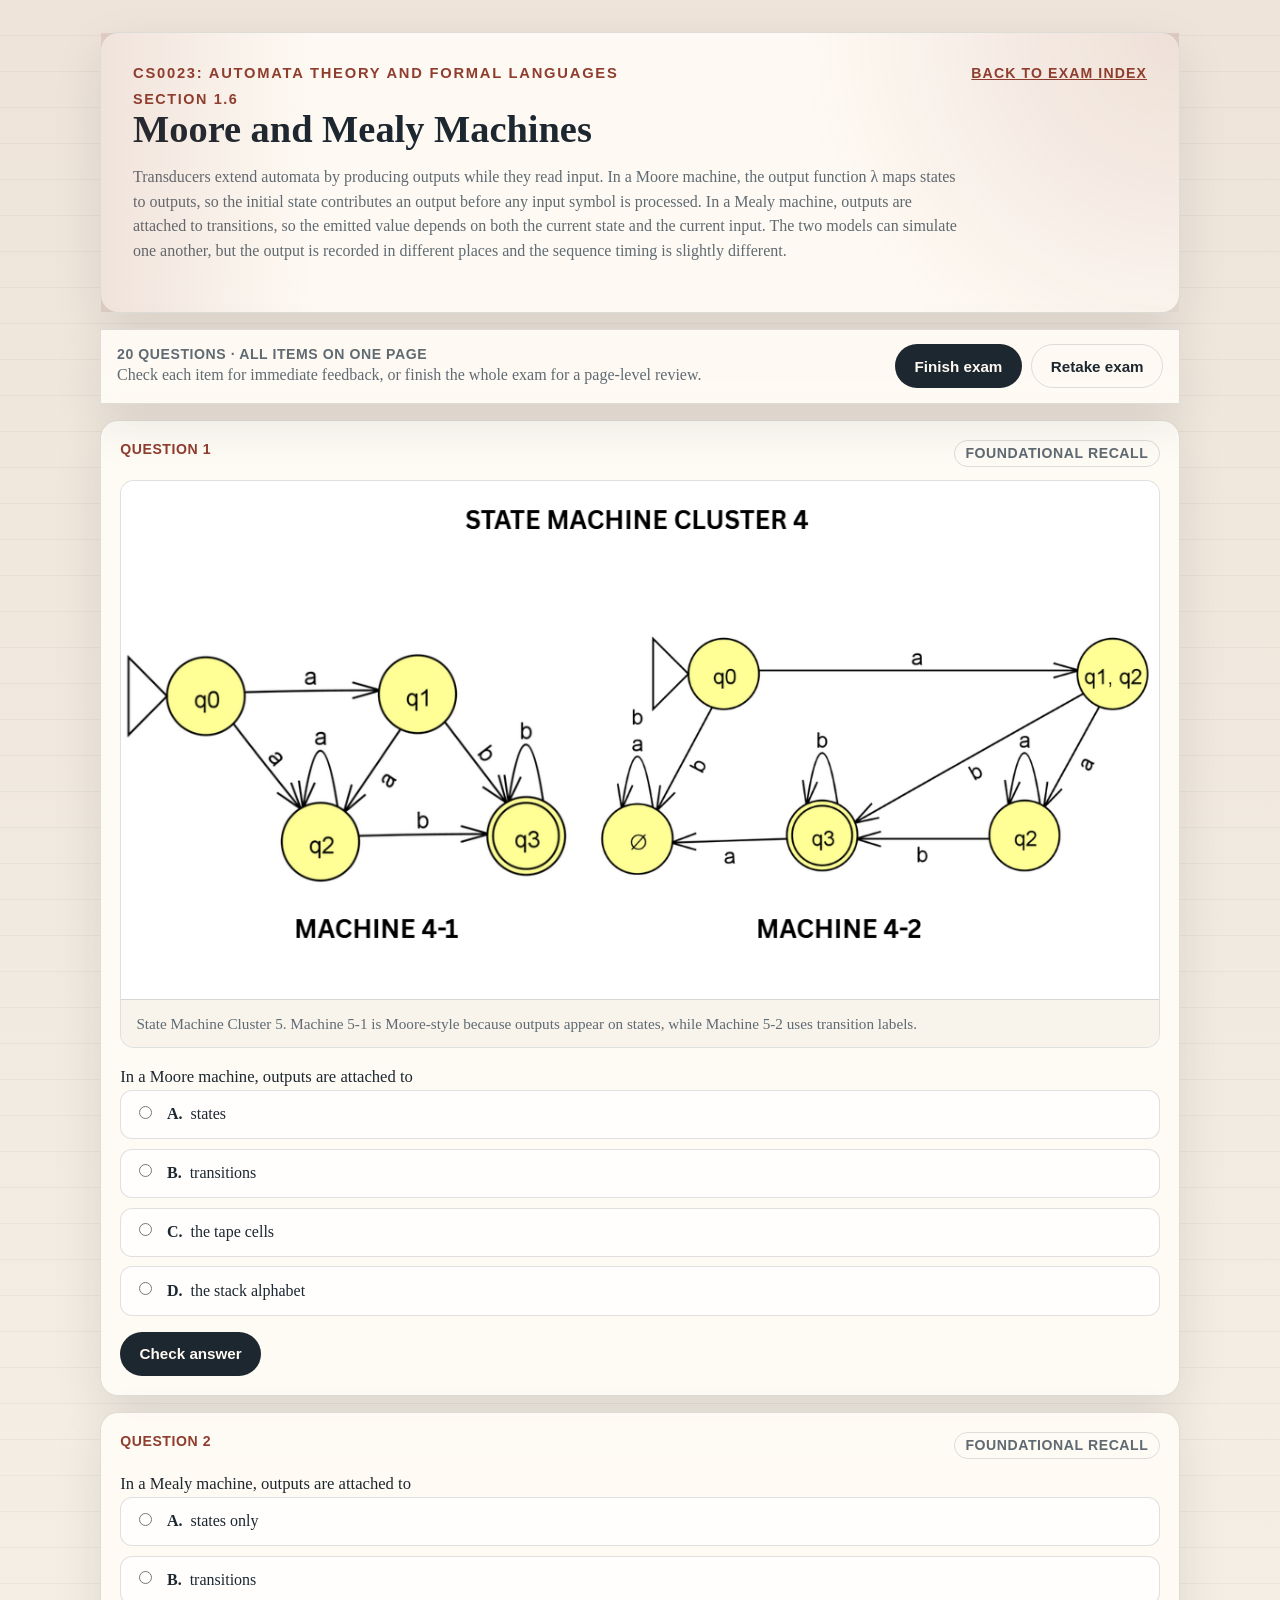
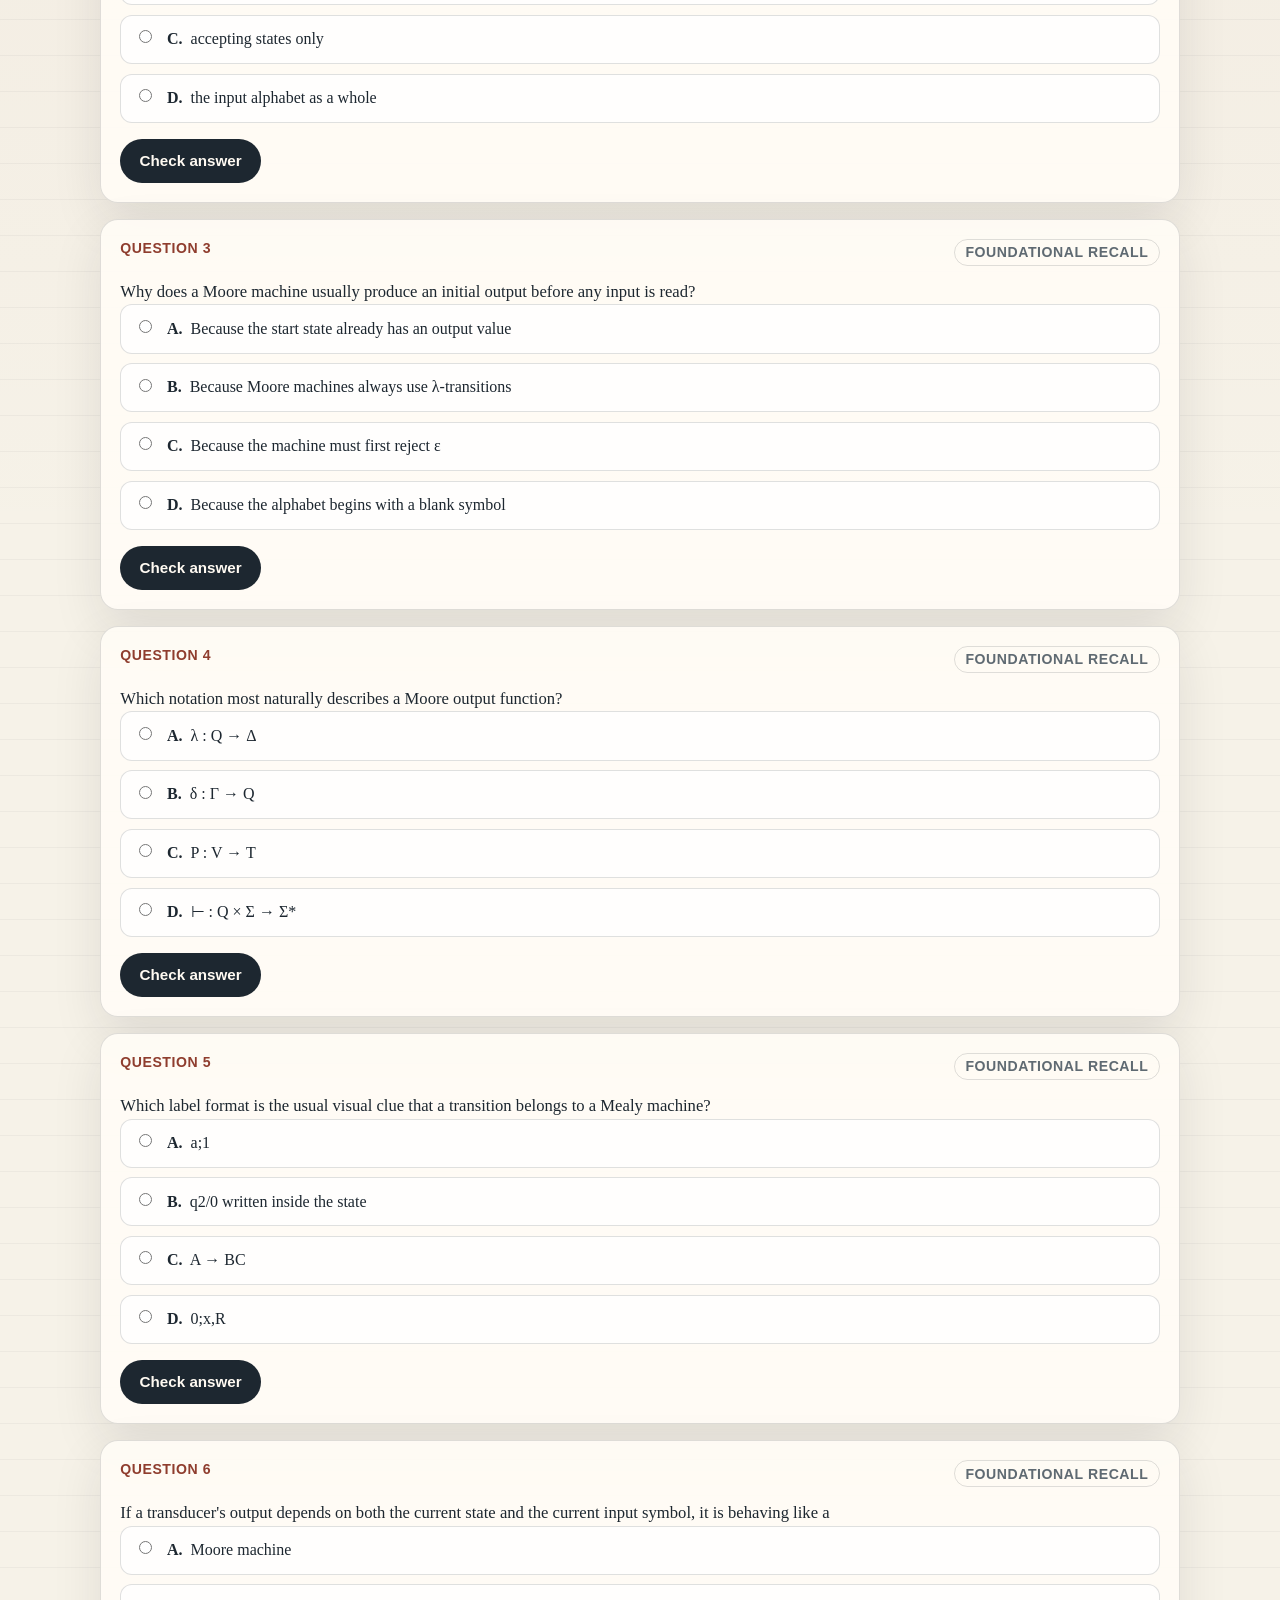
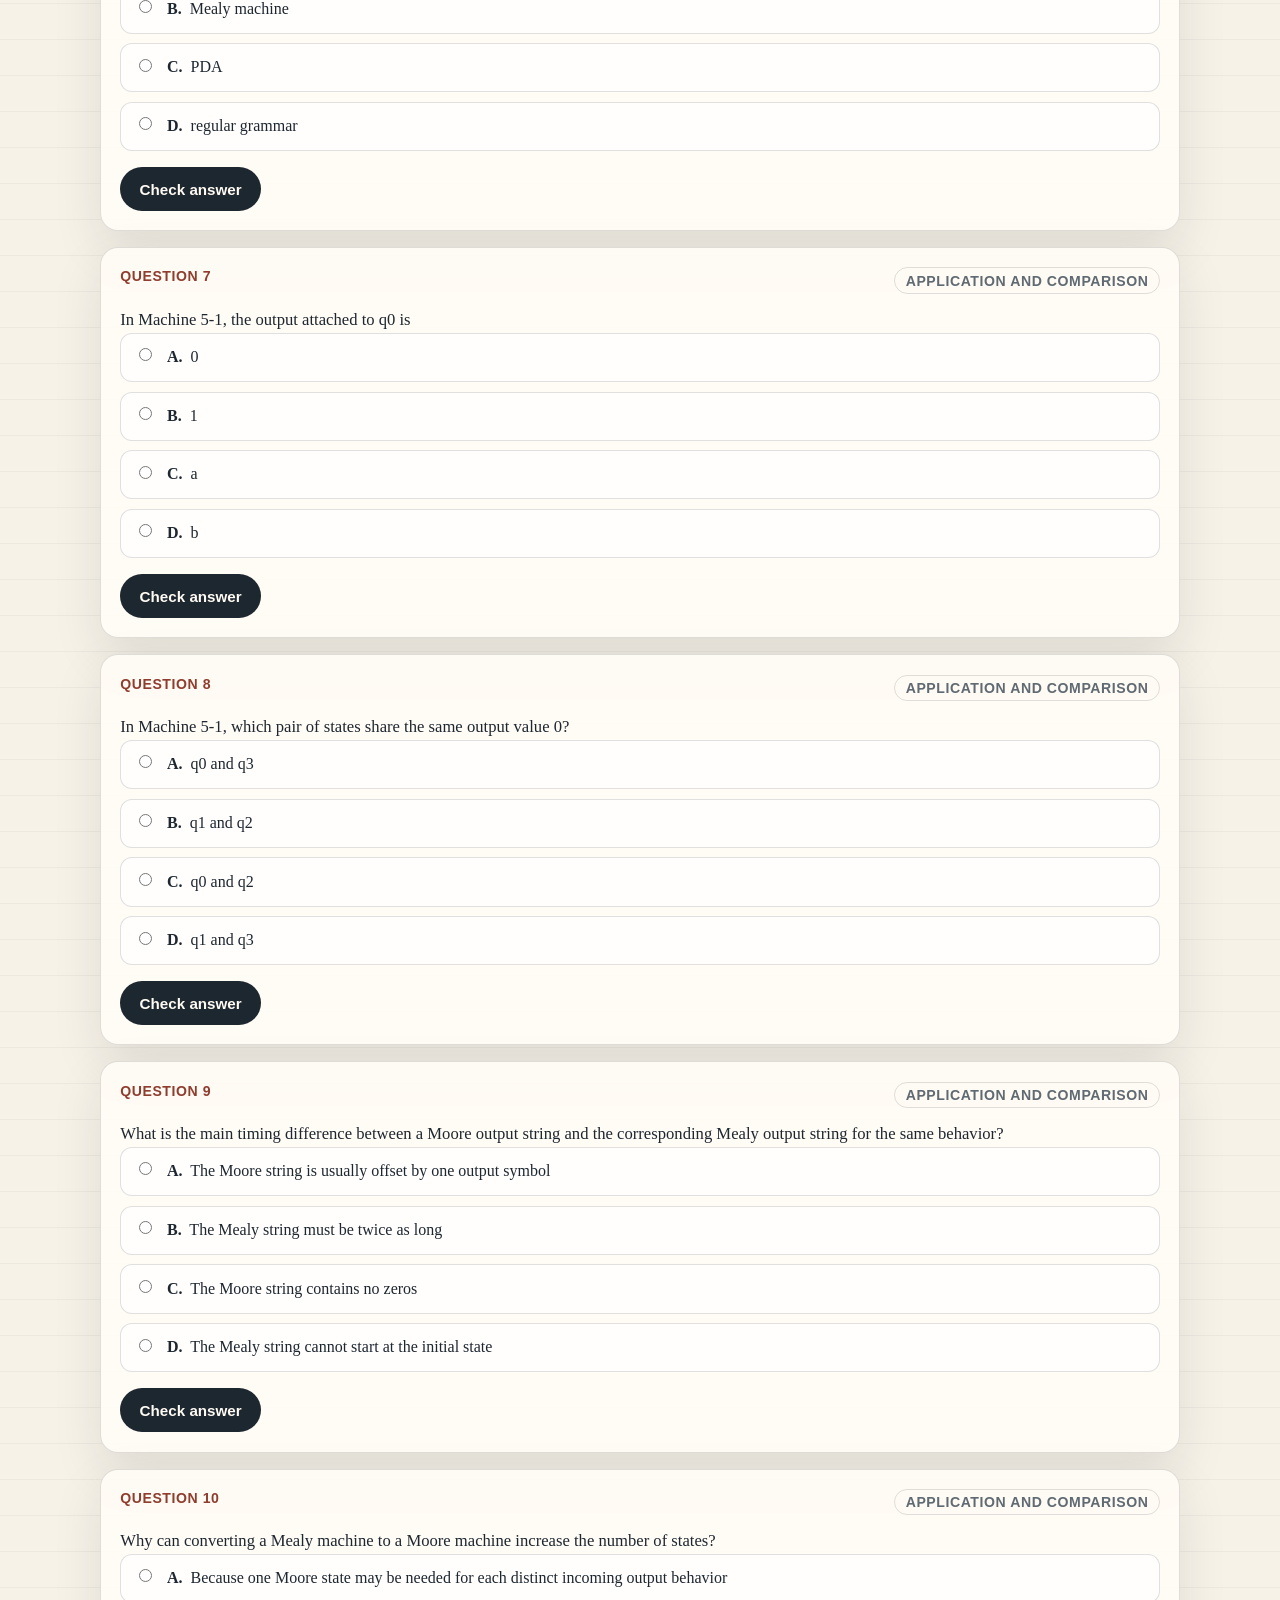
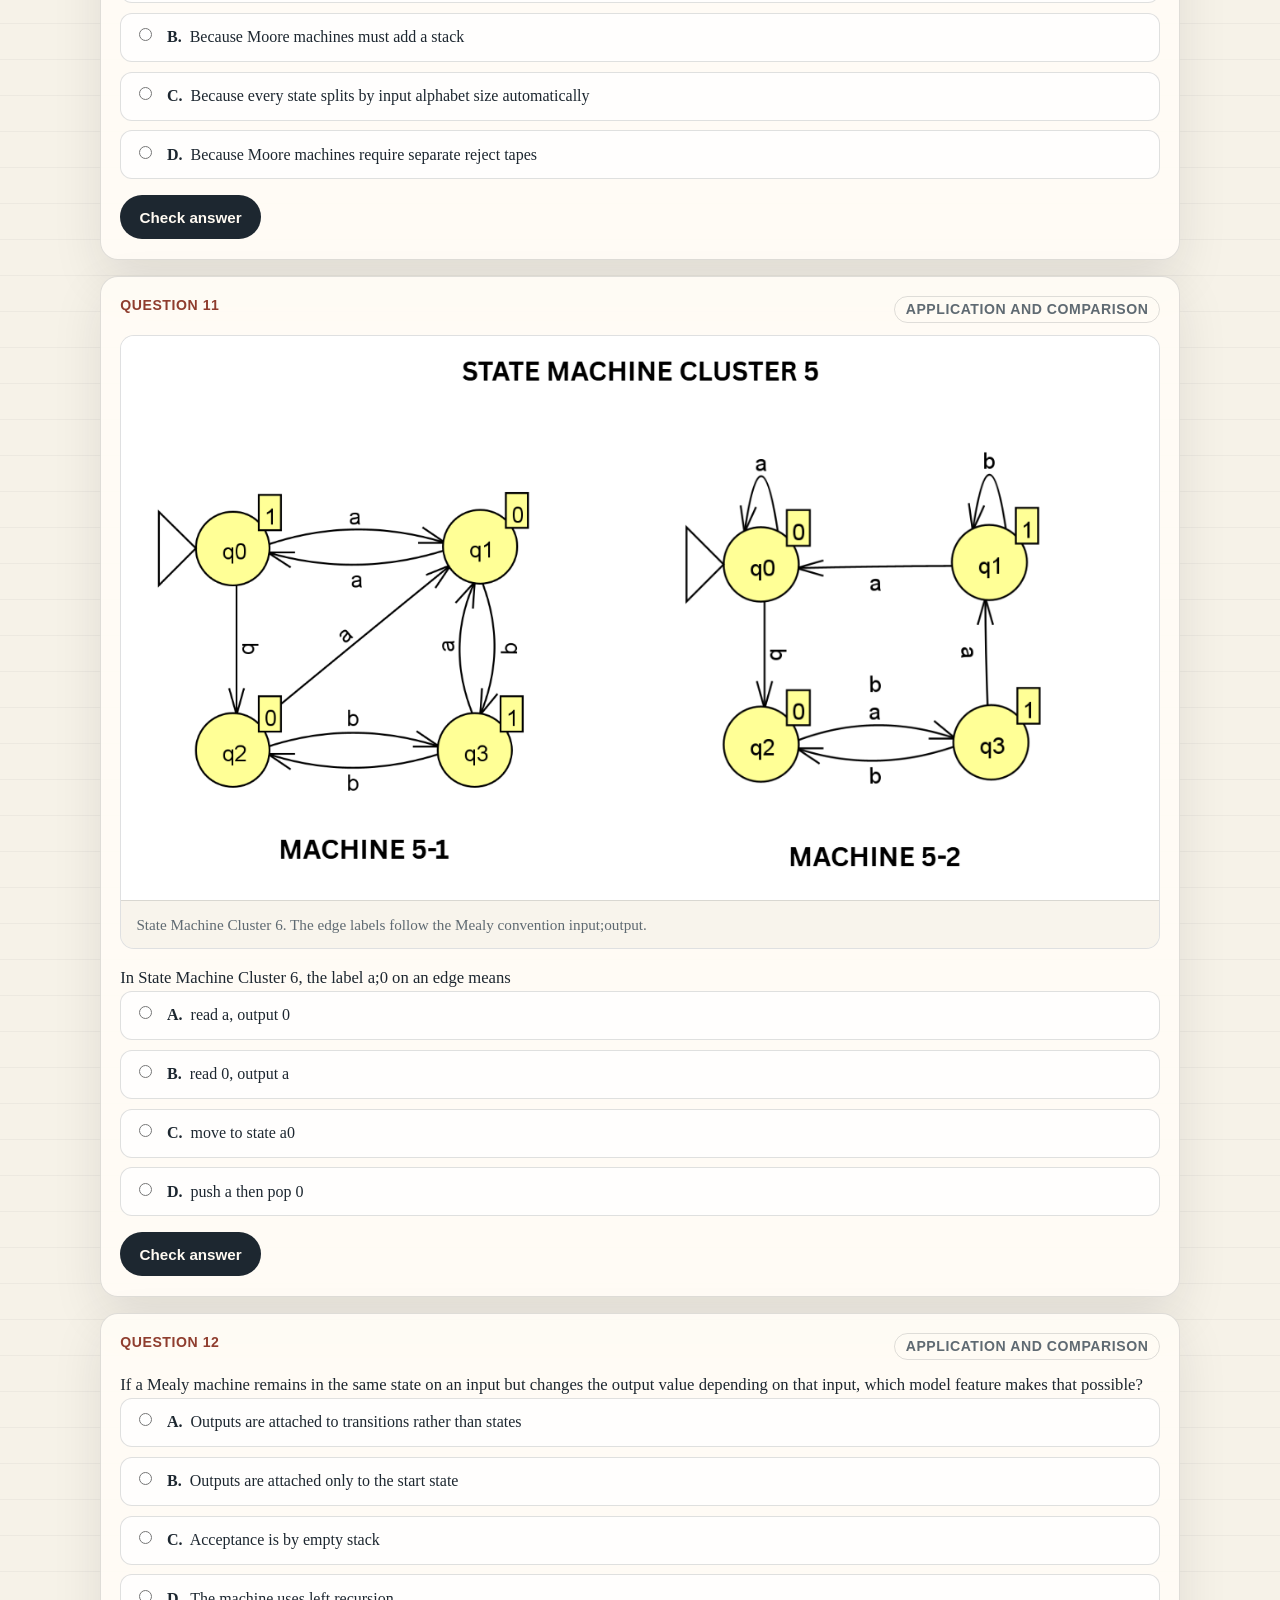
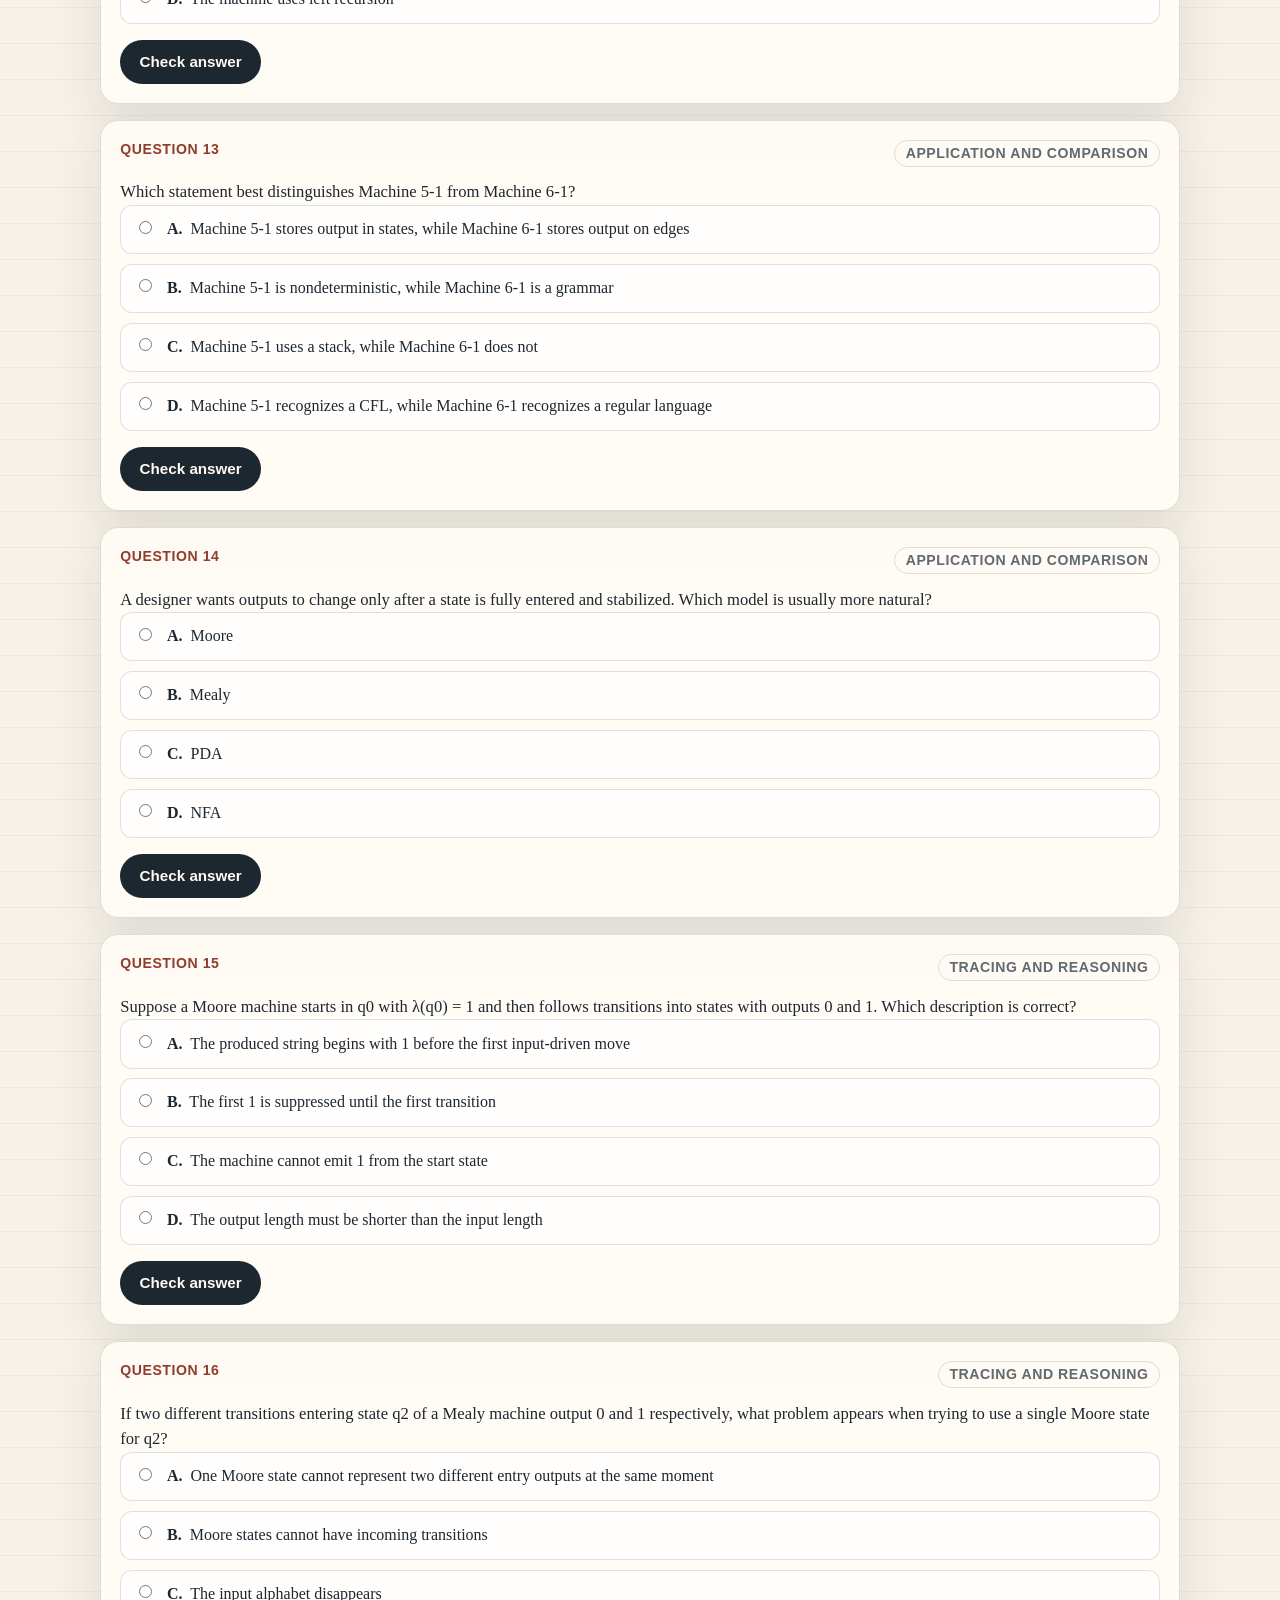
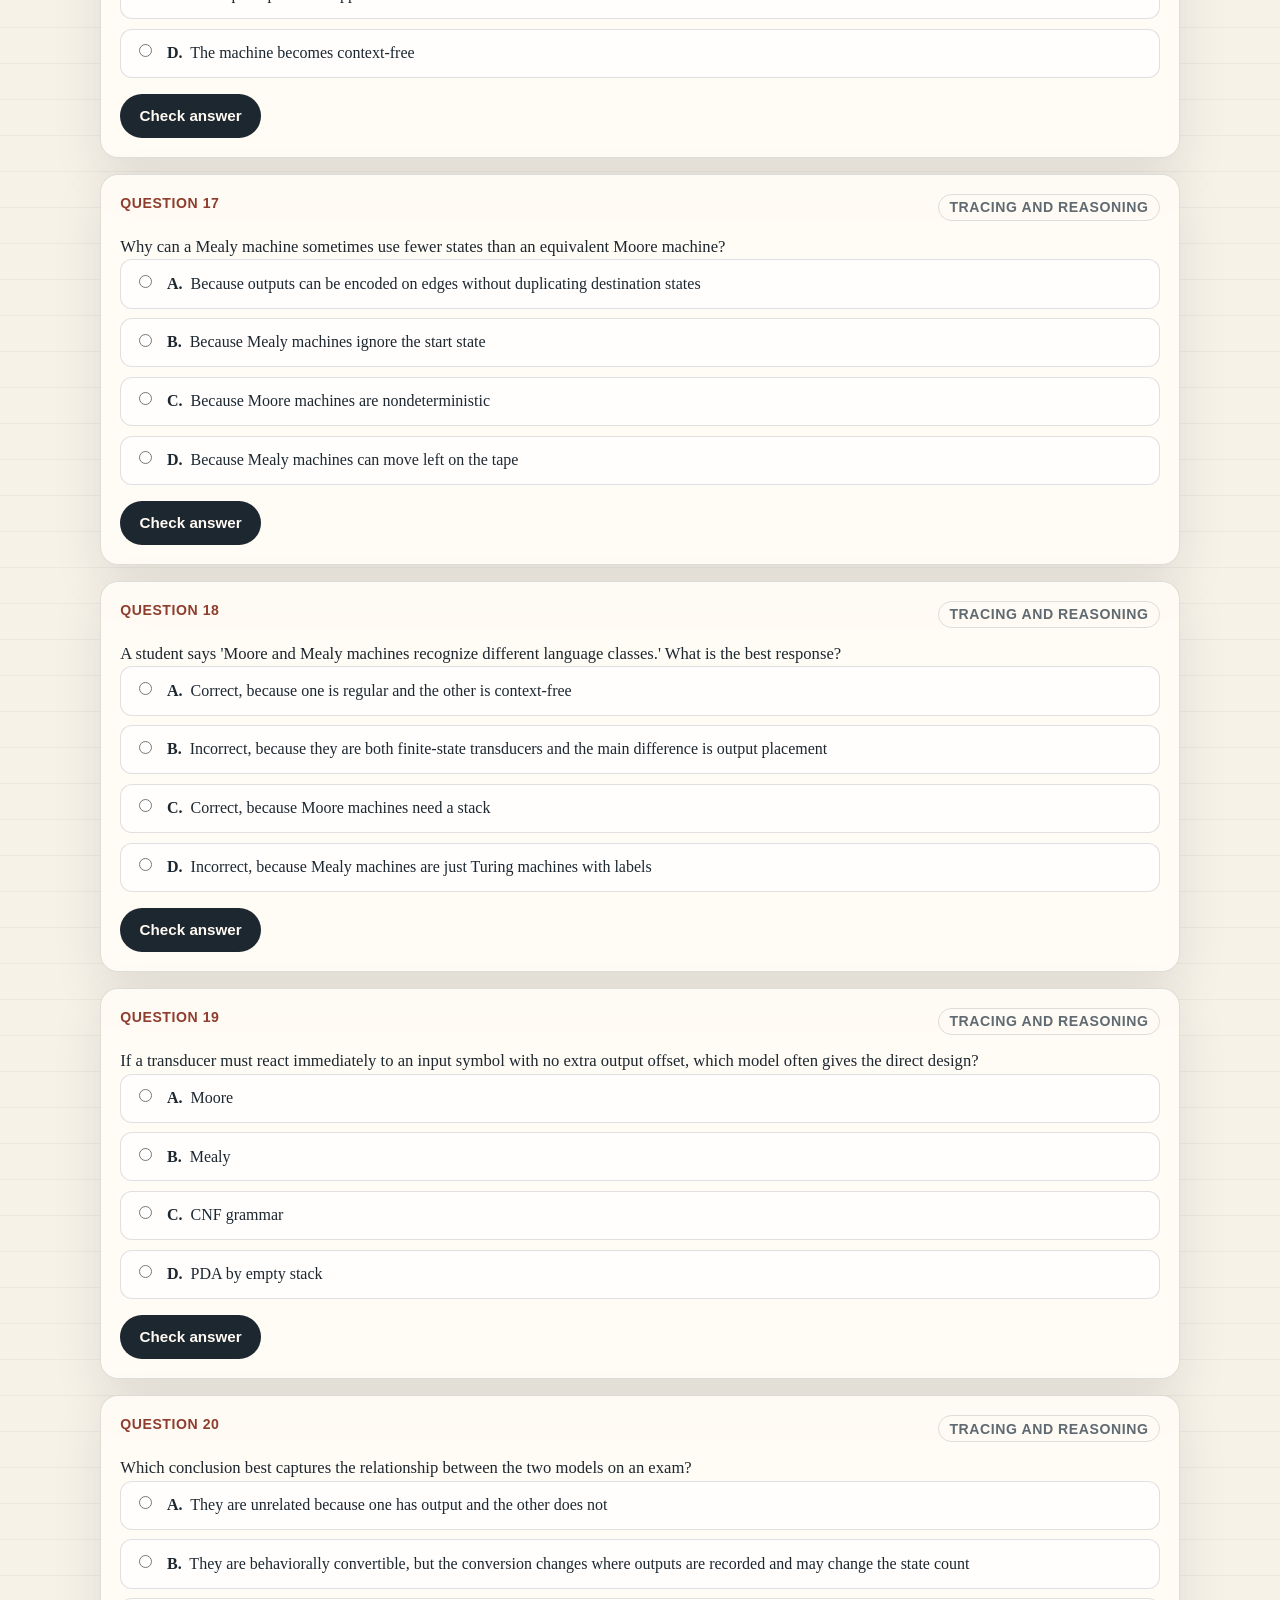
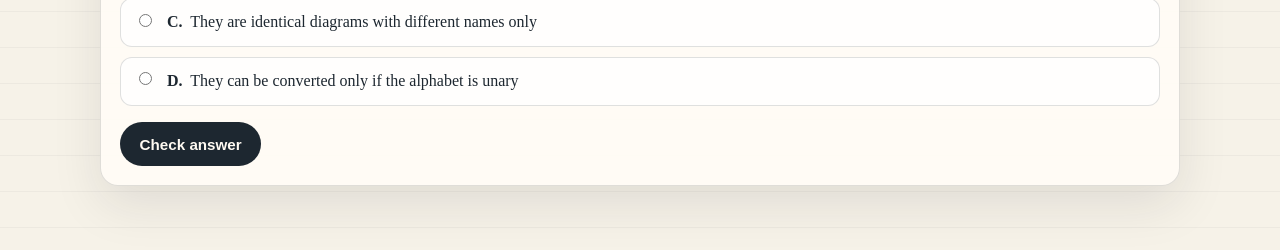
<file: practice-exams/moore-mealy.html>
<!DOCTYPE html>
<html lang="en">
  <head>
    <meta charset="UTF-8" />
    <meta name="viewport" content="width=device-width, initial-scale=1.0" />
    <title>Moore and Mealy Machines</title>
    <link rel="stylesheet" href="./assets/styles.css" />
  </head>
  <body>
    <main id="exam-root" class="site-shell"></main>
    <script>
      window.examData = {
        slug: "moore-mealy",
        title: "Moore and Mealy Machines",
        sectionNumber: "1.6",
        summary:
          "Transducers extend automata by producing outputs while they read input. In a Moore machine, the output function λ maps states to outputs, so the initial state contributes an output before any input symbol is processed. In a Mealy machine, outputs are attached to transitions, so the emitted value depends on both the current state and the current input. The two models can simulate one another, but the output is recorded in different places and the sequence timing is slightly different.",
        questions: [
          {
            id: "moore-q01",
            prompt: "In a Moore machine, outputs are attached to",
            options: ["states", "transitions", "the tape cells", "the stack alphabet"],
            correctIndex: 0,
            explanation: "A Moore output function maps each state to a symbol, so output belongs to states.",
            difficulty: "foundational",
            assetKey: "moore-cluster-5"
          },
          {
            id: "moore-q02",
            prompt: "In a Mealy machine, outputs are attached to",
            options: ["states only", "transitions", "accepting states only", "the input alphabet as a whole"],
            correctIndex: 1,
            explanation: "Mealy machines place output on transitions, usually in a label such as input;output.",
            difficulty: "foundational"
          },
          {
            id: "moore-q03",
            prompt: "Why does a Moore machine usually produce an initial output before any input is read?",
            options: ["Because the start state already has an output value", "Because Moore machines always use λ-transitions", "Because the machine must first reject ε", "Because the alphabet begins with a blank symbol"],
            correctIndex: 0,
            explanation: "The run begins in a state, and that state already has a defined output.",
            difficulty: "foundational"
          },
          {
            id: "moore-q04",
            prompt: "Which notation most naturally describes a Moore output function?",
            options: ["λ : Q → Δ", "δ : Γ → Q", "P : V → T", "⊢ : Q × Σ → Σ*"],
            correctIndex: 0,
            explanation: "For Moore machines, λ takes a state in Q and returns an output symbol from Δ.",
            difficulty: "foundational"
          },
          {
            id: "moore-q05",
            prompt: "Which label format is the usual visual clue that a transition belongs to a Mealy machine?",
            options: ["a;1", "q2/0 written inside the state", "A → BC", "0;x,R"],
            correctIndex: 0,
            explanation: "Mealy diagrams typically show each edge as input;output.",
            difficulty: "foundational"
          },
          {
            id: "moore-q06",
            prompt: "If a transducer's output depends on both the current state and the current input symbol, it is behaving like a",
            options: ["Moore machine", "Mealy machine", "PDA", "regular grammar"],
            correctIndex: 1,
            explanation: "That dependence on state plus input is the defining Mealy behavior.",
            difficulty: "foundational"
          },
          {
            id: "moore-q07",
            prompt: "In Machine 5-1, the output attached to q0 is",
            options: ["0", "1", "a", "b"],
            correctIndex: 1,
            explanation: "The diagram shows the small output box 1 next to state q0.",
            difficulty: "application"
          },
          {
            id: "moore-q08",
            prompt: "In Machine 5-1, which pair of states share the same output value 0?",
            options: ["q0 and q3", "q1 and q2", "q0 and q2", "q1 and q3"],
            correctIndex: 1,
            explanation: "The state-output boxes in Machine 5-1 mark q1 and q2 with 0.",
            difficulty: "application"
          },
          {
            id: "moore-q09",
            prompt: "What is the main timing difference between a Moore output string and the corresponding Mealy output string for the same behavior?",
            options: ["The Moore string is usually offset by one output symbol", "The Mealy string must be twice as long", "The Moore string contains no zeros", "The Mealy string cannot start at the initial state"],
            correctIndex: 0,
            explanation: "Moore output includes the initial state's symbol before the first input is consumed.",
            difficulty: "application"
          },
          {
            id: "moore-q10",
            prompt: "Why can converting a Mealy machine to a Moore machine increase the number of states?",
            options: ["Because one Moore state may be needed for each distinct incoming output behavior", "Because Moore machines must add a stack", "Because every state splits by input alphabet size automatically", "Because Moore machines require separate reject tapes"],
            correctIndex: 0,
            explanation: "Different transition outputs entering what was one state may need separate Moore states so the correct output is available on entry.",
            difficulty: "application"
          },
          {
            id: "moore-q11",
            prompt: "In State Machine Cluster 6, the label a;0 on an edge means",
            options: ["read a, output 0", "read 0, output a", "move to state a0", "push a then pop 0"],
            correctIndex: 0,
            explanation: "Mealy labels list the consumed input first and the emitted output second.",
            difficulty: "application",
            assetKey: "mealy-cluster-6"
          },
          {
            id: "moore-q12",
            prompt: "If a Mealy machine remains in the same state on an input but changes the output value depending on that input, which model feature makes that possible?",
            options: ["Outputs are attached to transitions rather than states", "Outputs are attached only to the start state", "Acceptance is by empty stack", "The machine uses left recursion"],
            correctIndex: 0,
            explanation: "A Mealy edge can vary output even when the destination state does not change.",
            difficulty: "application"
          },
          {
            id: "moore-q13",
            prompt: "Which statement best distinguishes Machine 5-1 from Machine 6-1?",
            options: ["Machine 5-1 stores output in states, while Machine 6-1 stores output on edges", "Machine 5-1 is nondeterministic, while Machine 6-1 is a grammar", "Machine 5-1 uses a stack, while Machine 6-1 does not", "Machine 5-1 recognizes a CFL, while Machine 6-1 recognizes a regular language"],
            correctIndex: 0,
            explanation: "That visual placement of outputs is the key Moore-versus-Mealy distinction between the two clusters.",
            difficulty: "application"
          },
          {
            id: "moore-q14",
            prompt: "A designer wants outputs to change only after a state is fully entered and stabilized. Which model is usually more natural?",
            options: ["Moore", "Mealy", "PDA", "NFA"],
            correctIndex: 0,
            explanation: "Moore outputs are state-based, so they are often easier to associate with stable states.",
            difficulty: "application"
          },
          {
            id: "moore-q15",
            prompt: "Suppose a Moore machine starts in q0 with λ(q0) = 1 and then follows transitions into states with outputs 0 and 1. Which description is correct?",
            options: ["The produced string begins with 1 before the first input-driven move", "The first 1 is suppressed until the first transition", "The machine cannot emit 1 from the start state", "The output length must be shorter than the input length"],
            correctIndex: 0,
            explanation: "Moore output starts with the initial state's symbol, so the sequence begins before any transition is taken.",
            difficulty: "reasoning"
          },
          {
            id: "moore-q16",
            prompt: "If two different transitions entering state q2 of a Mealy machine output 0 and 1 respectively, what problem appears when trying to use a single Moore state for q2?",
            options: ["One Moore state cannot represent two different entry outputs at the same moment", "Moore states cannot have incoming transitions", "The input alphabet disappears", "The machine becomes context-free"],
            correctIndex: 0,
            explanation: "A Moore state has only one output label, so conflicting incoming outputs often force the state to split.",
            difficulty: "reasoning"
          },
          {
            id: "moore-q17",
            prompt: "Why can a Mealy machine sometimes use fewer states than an equivalent Moore machine?",
            options: ["Because outputs can be encoded on edges without duplicating destination states", "Because Mealy machines ignore the start state", "Because Moore machines are nondeterministic", "Because Mealy machines can move left on the tape"],
            correctIndex: 0,
            explanation: "Transition-based output can avoid the extra state duplication needed by Moore conversion.",
            difficulty: "reasoning"
          },
          {
            id: "moore-q18",
            prompt: "A student says 'Moore and Mealy machines recognize different language classes.' What is the best response?",
            options: ["Correct, because one is regular and the other is context-free", "Incorrect, because they are both finite-state transducers and the main difference is output placement", "Correct, because Moore machines need a stack", "Incorrect, because Mealy machines are just Turing machines with labels"],
            correctIndex: 1,
            explanation: "The distinction is about how output is produced, not about moving to a stronger automaton class.",
            difficulty: "reasoning"
          },
          {
            id: "moore-q19",
            prompt: "If a transducer must react immediately to an input symbol with no extra output offset, which model often gives the direct design?",
            options: ["Moore", "Mealy", "CNF grammar", "PDA by empty stack"],
            correctIndex: 1,
            explanation: "Mealy outputs occur on the same transition that reads the input, so the response is immediate.",
            difficulty: "reasoning"
          },
          {
            id: "moore-q20",
            prompt: "Which conclusion best captures the relationship between the two models on an exam?",
            options: ["They are unrelated because one has output and the other does not", "They are behaviorally convertible, but the conversion changes where outputs are recorded and may change the state count", "They are identical diagrams with different names only", "They can be converted only if the alphabet is unary"],
            correctIndex: 1,
            explanation: "Moore and Mealy machines can simulate one another, but the encoding of output and the number of states may change.",
            difficulty: "reasoning"
          }
        ]
      };
    </script>
    <script src="./assets/quiz.js"></script>
  </body>
</html>
</file>
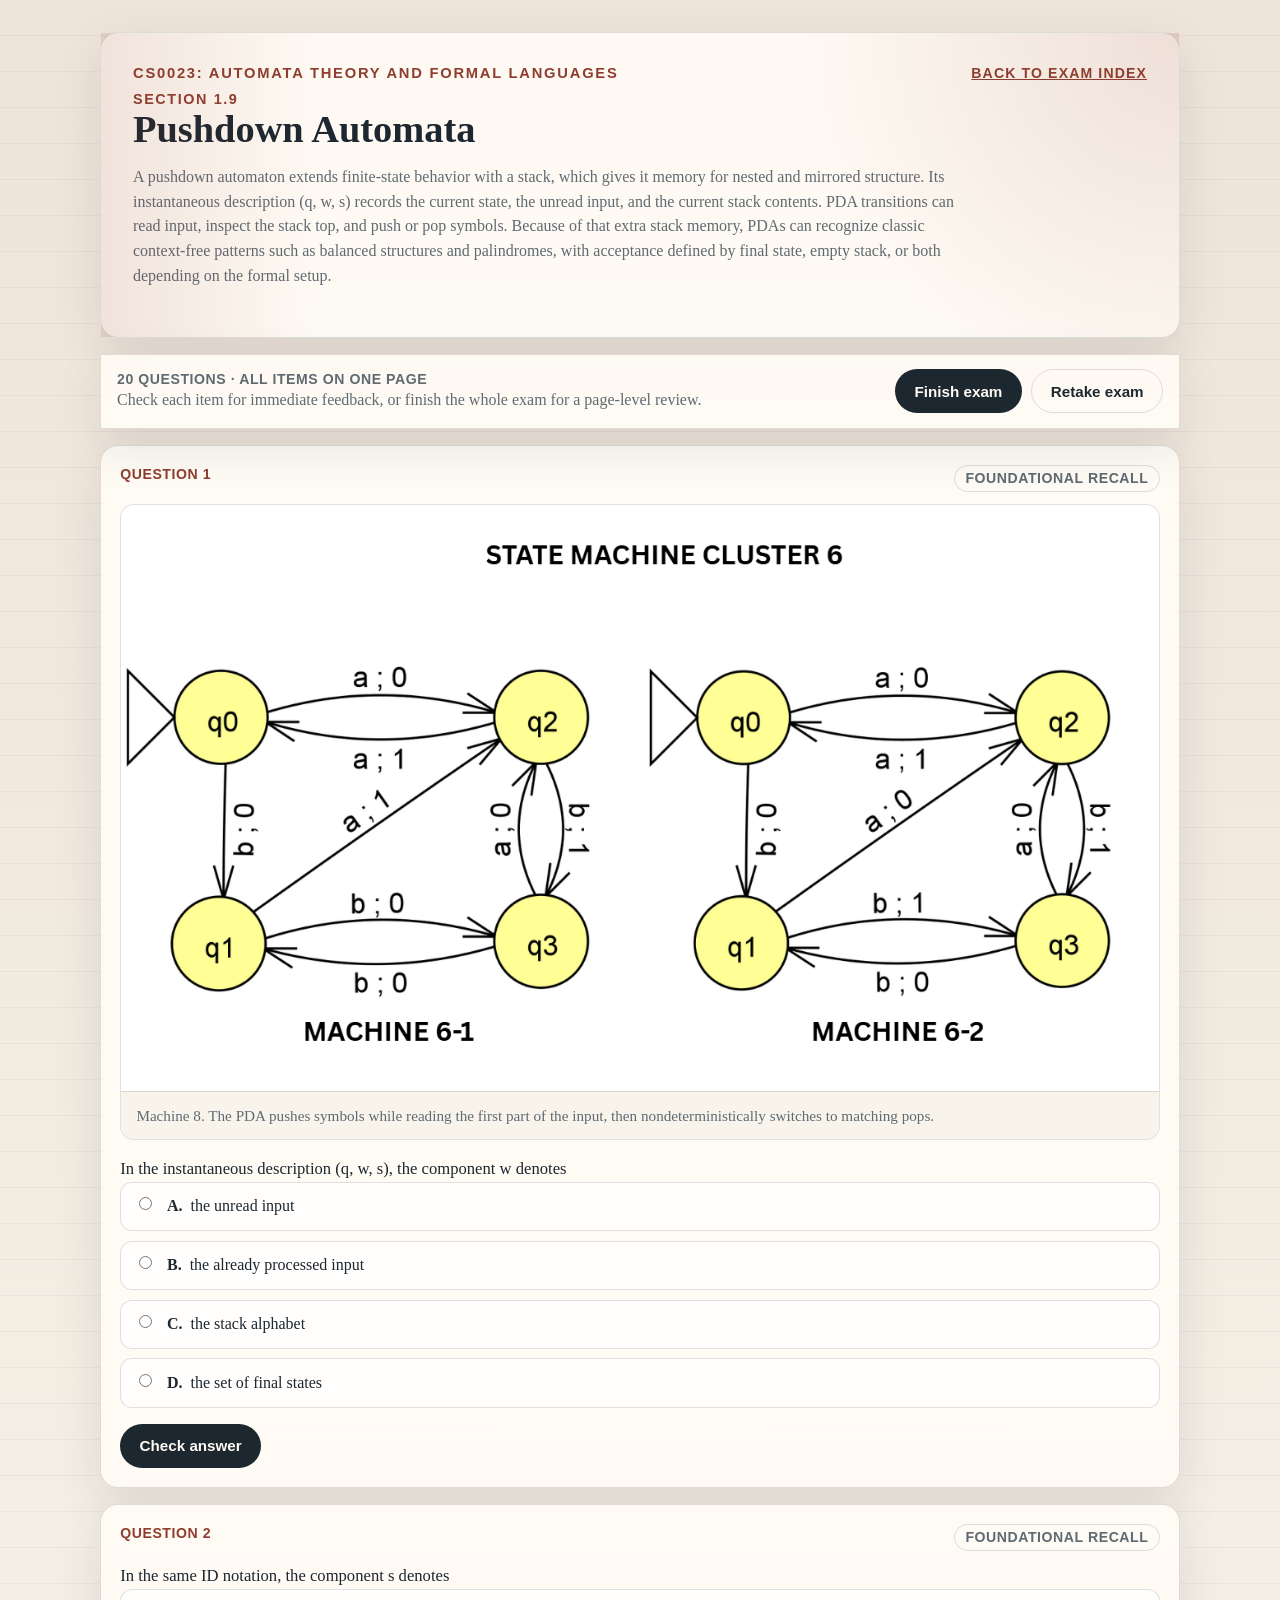
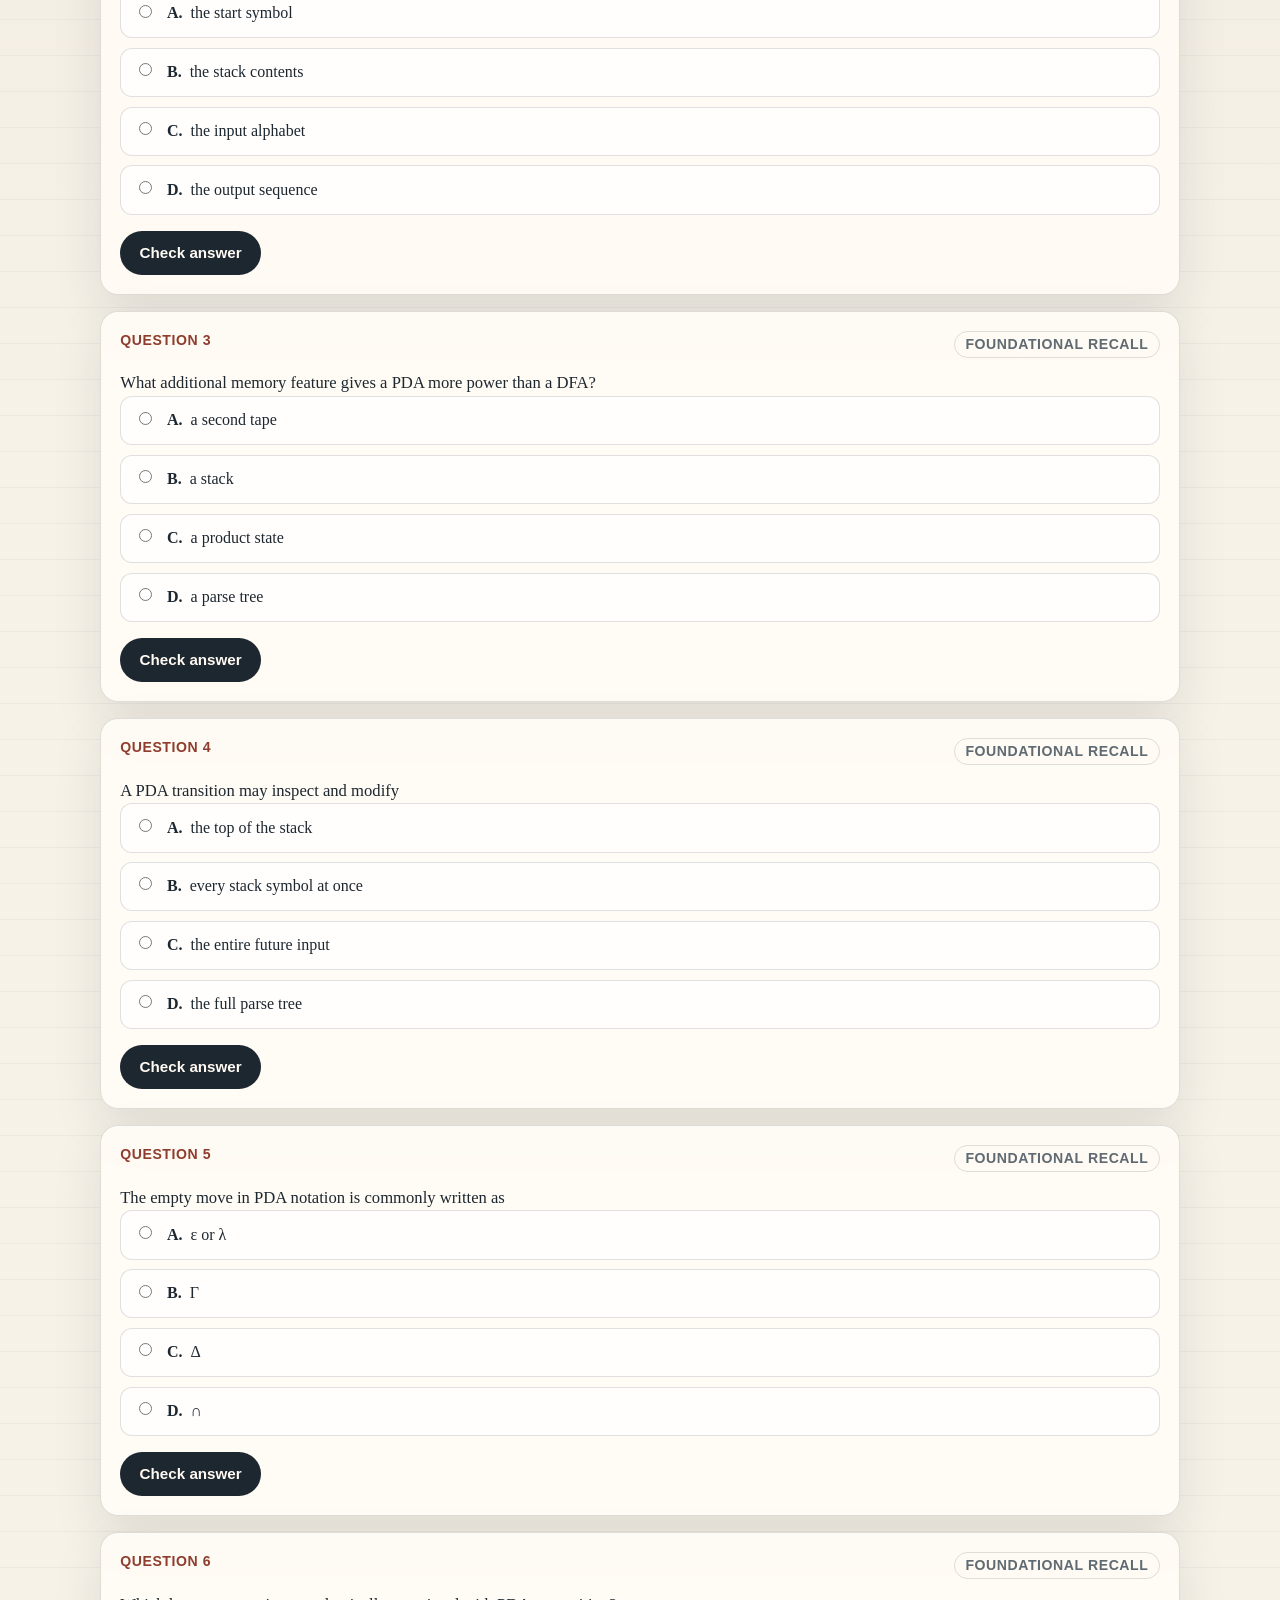
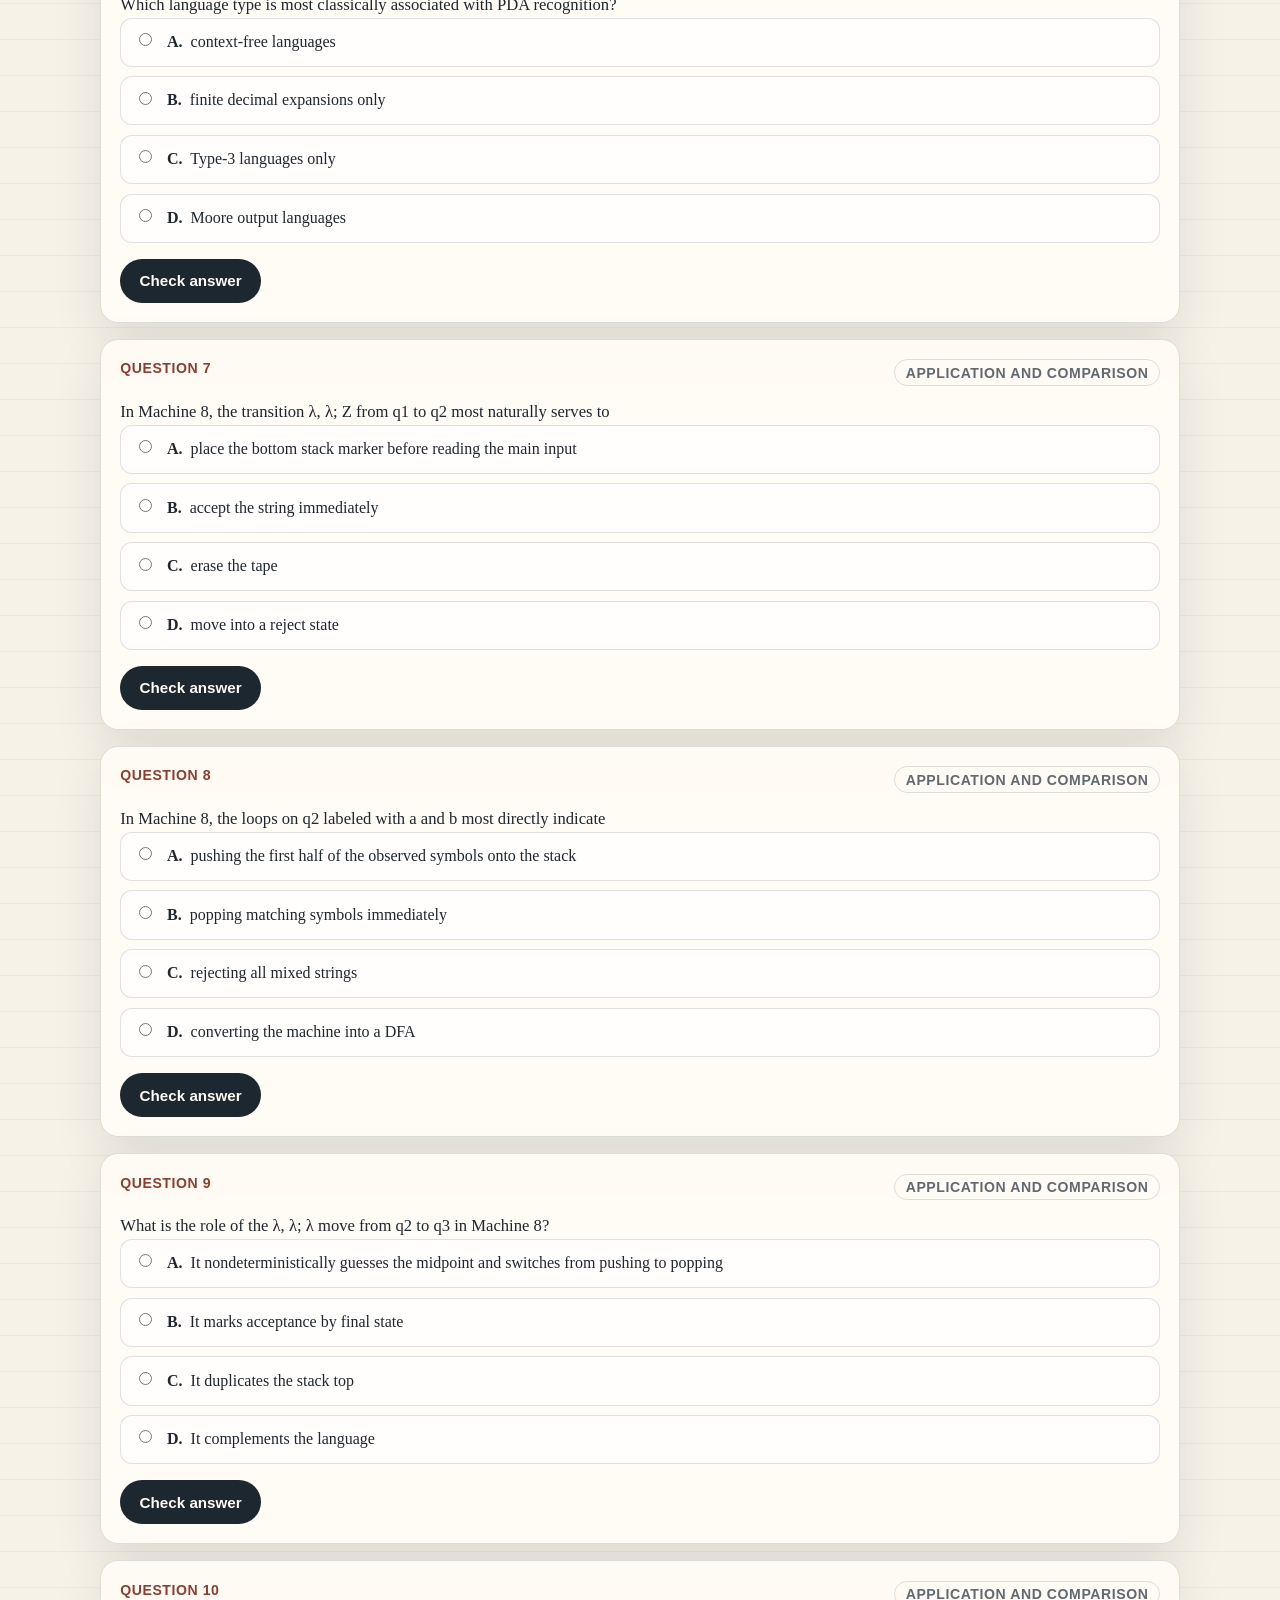
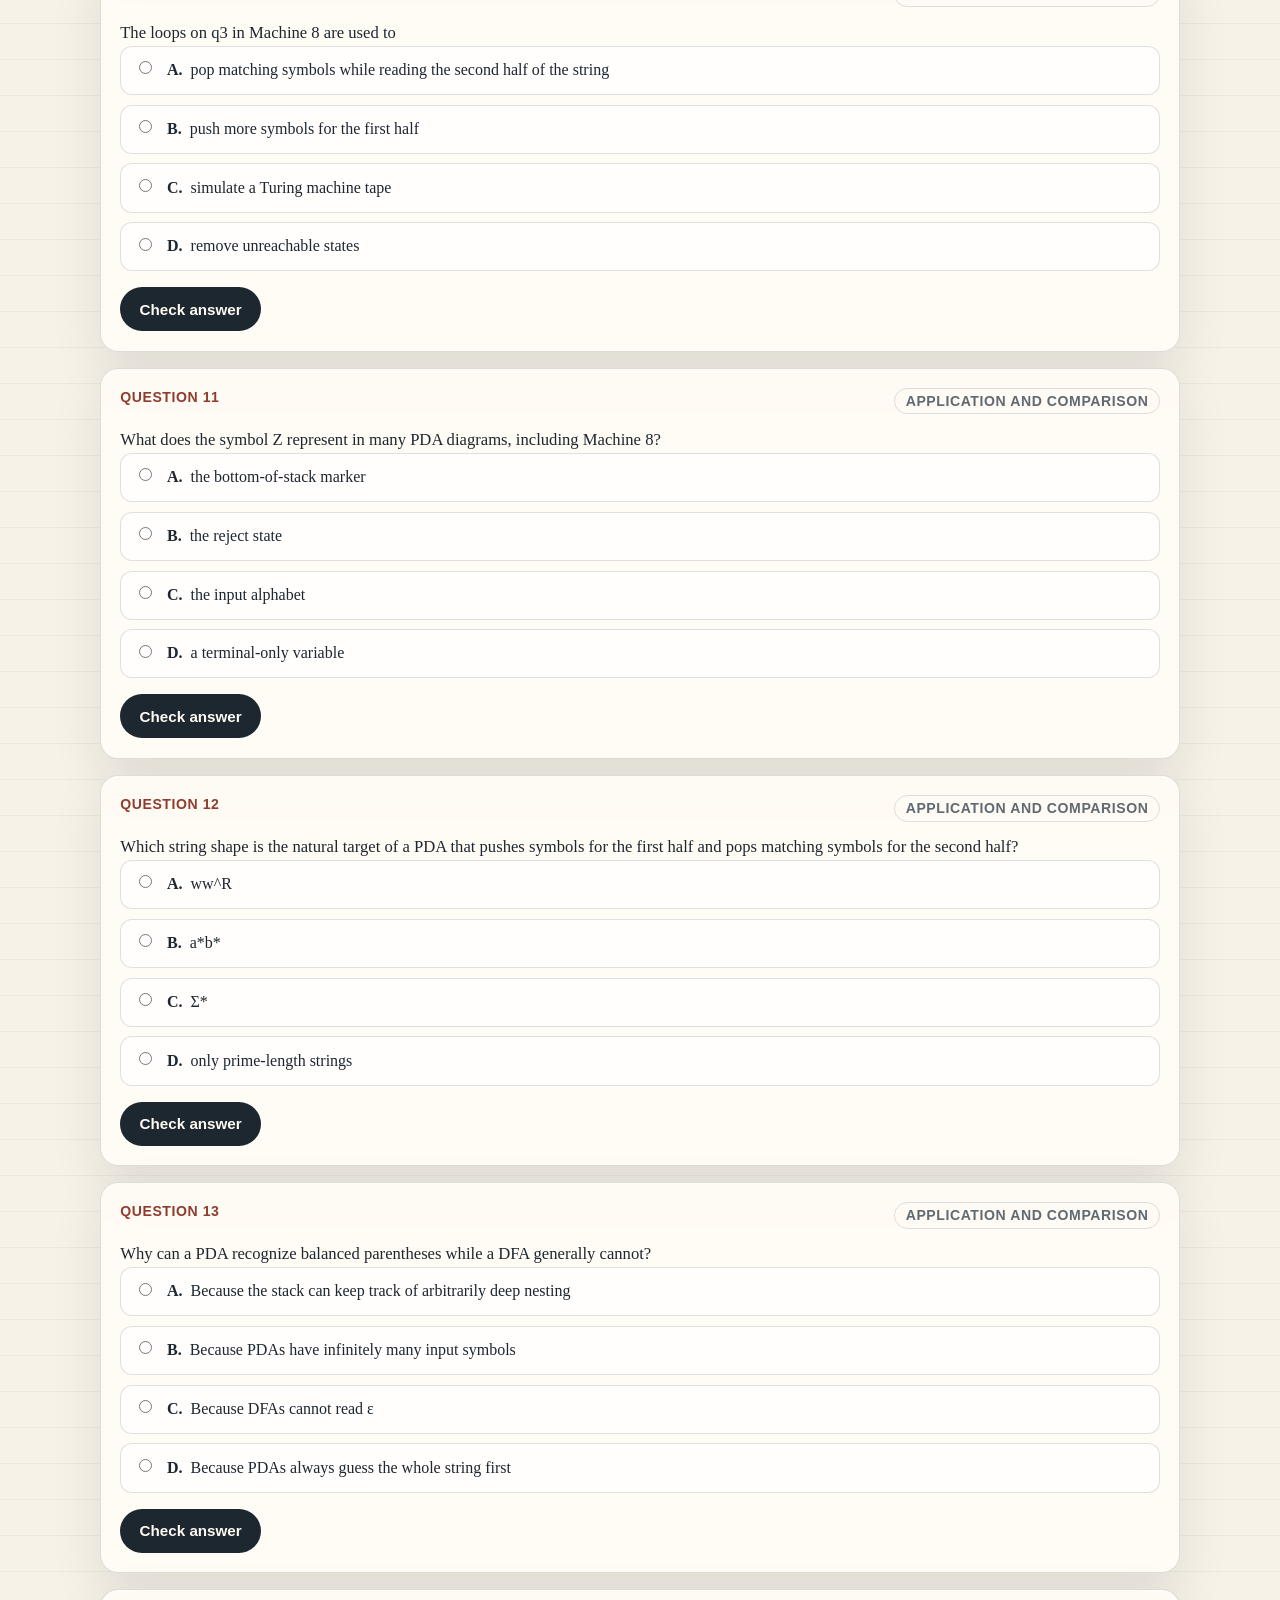
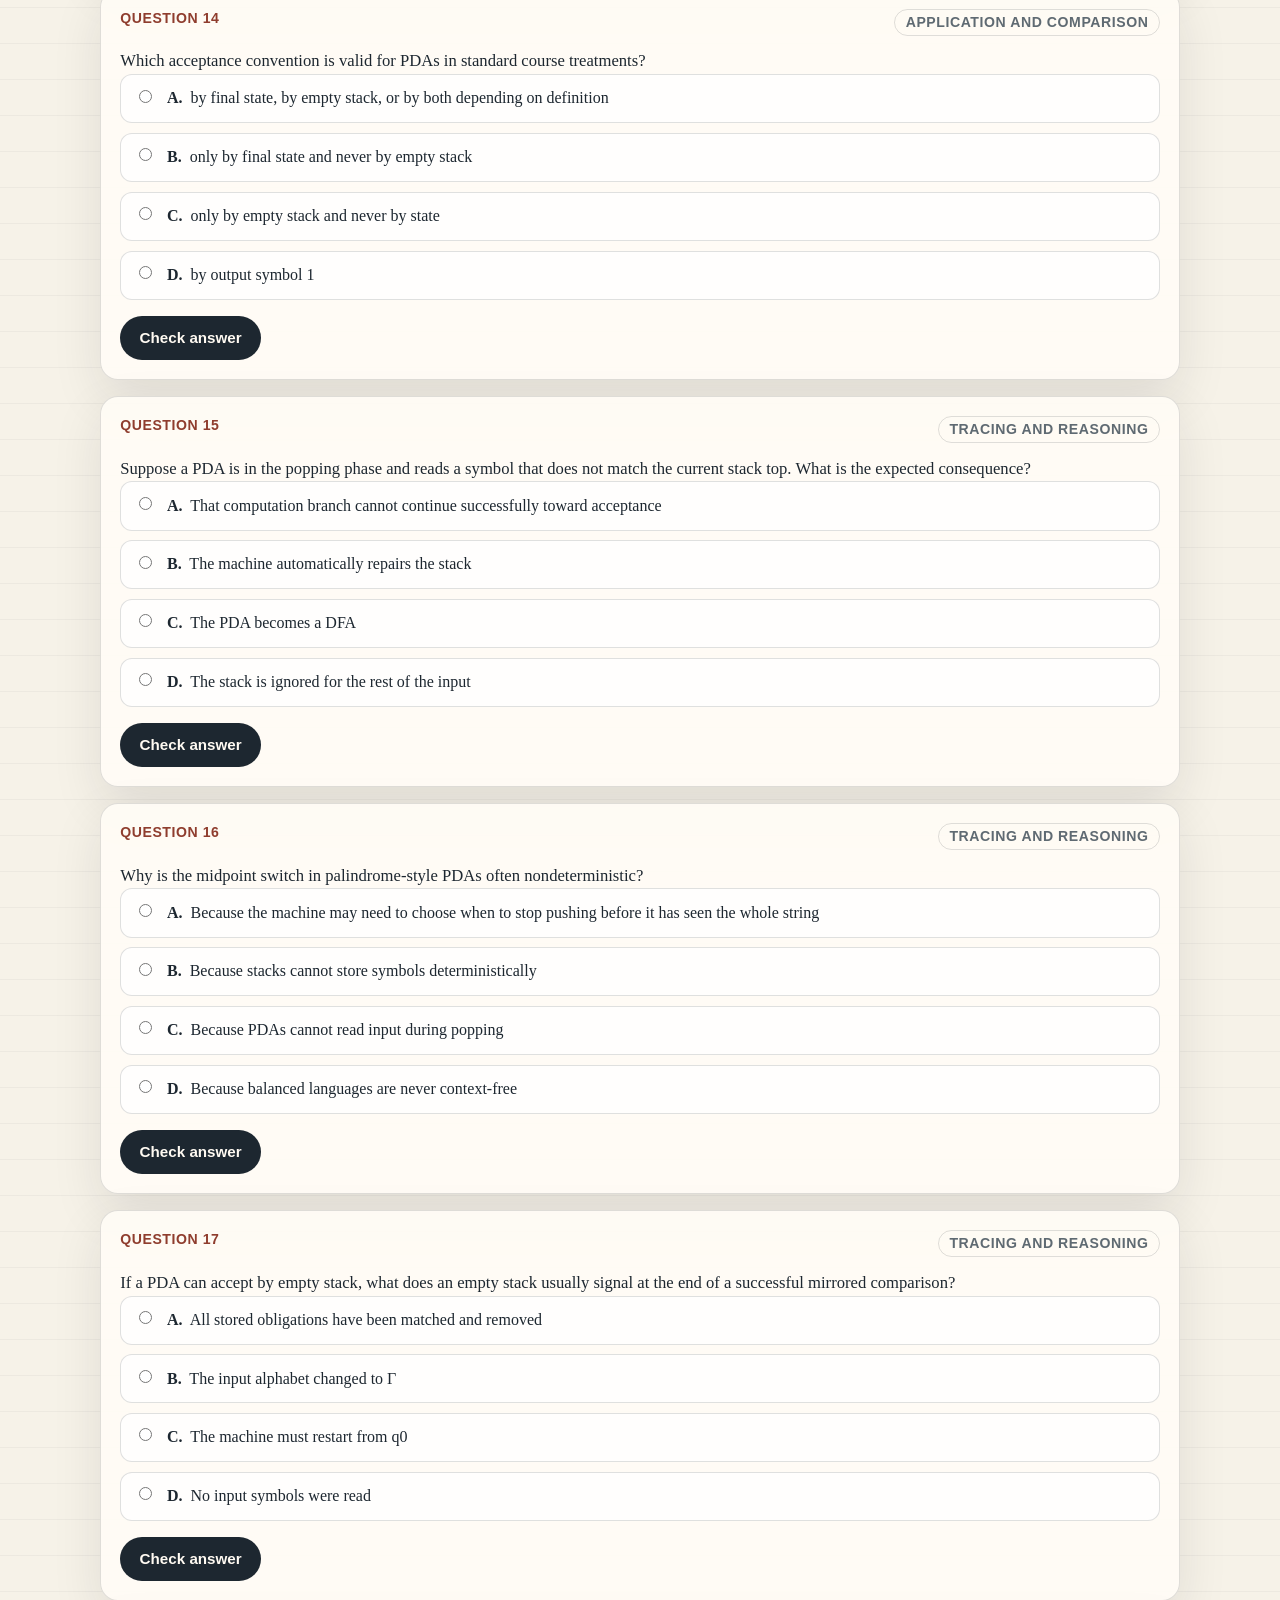
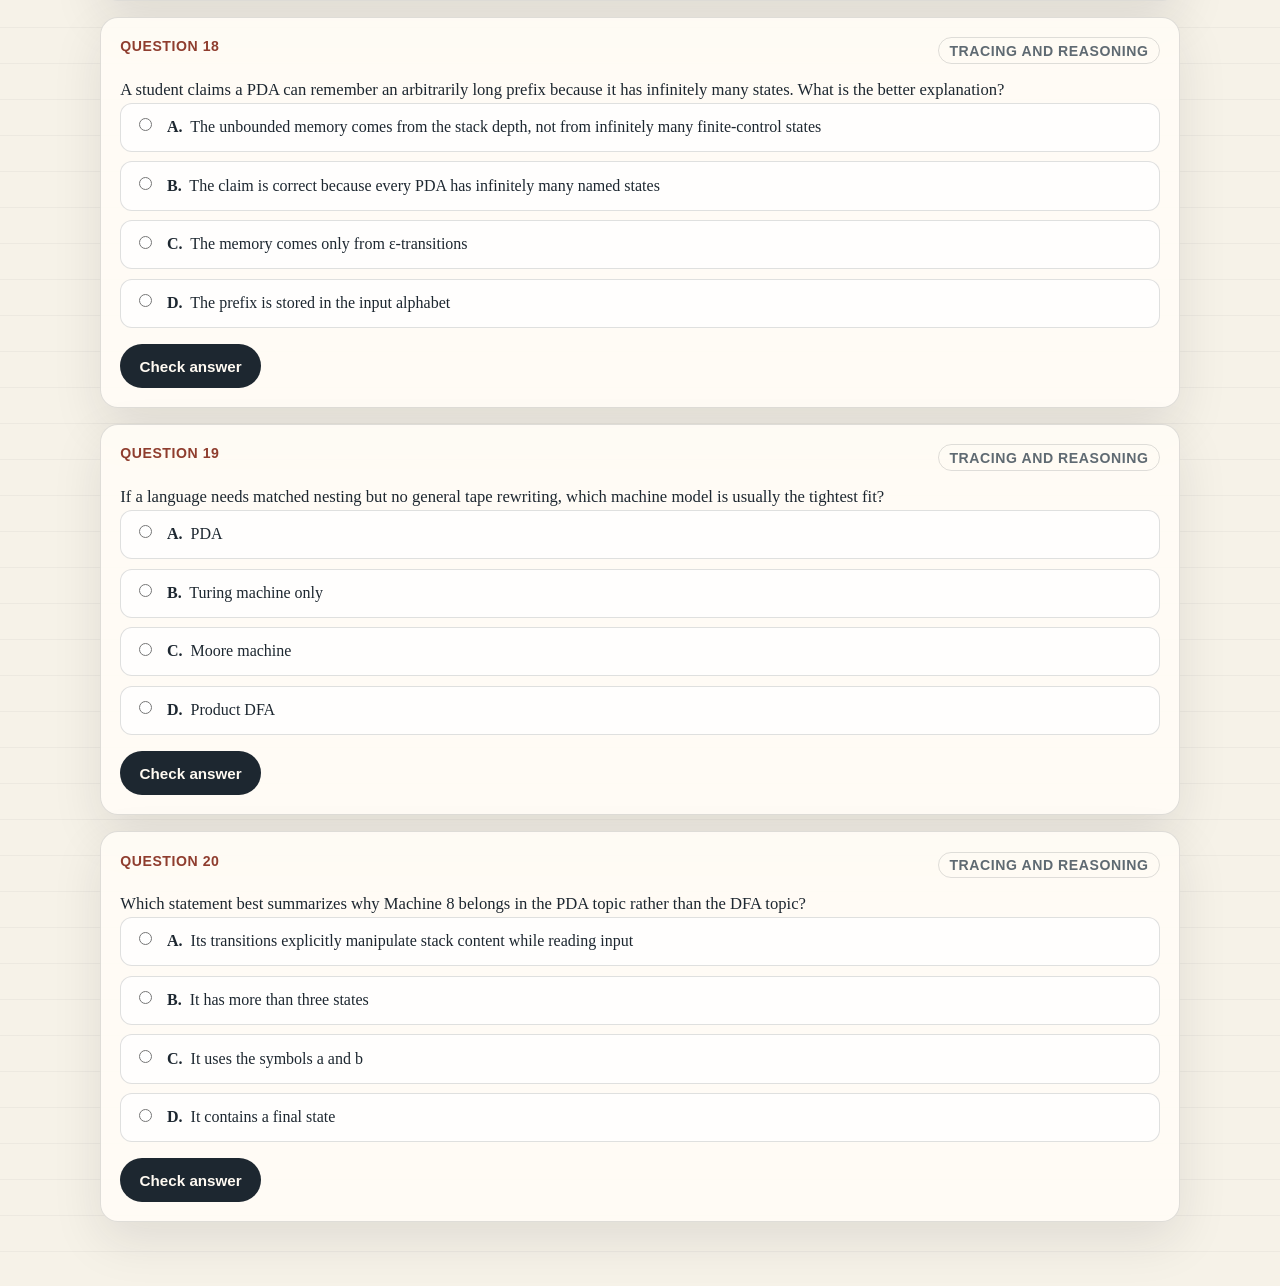
<file: practice-exams/pda.html>
<!DOCTYPE html>
<html lang="en">
  <head>
    <meta charset="UTF-8" />
    <meta name="viewport" content="width=device-width, initial-scale=1.0" />
    <title>Pushdown Automata</title>
    <link rel="stylesheet" href="./assets/styles.css" />
  </head>
  <body>
    <main id="exam-root" class="site-shell"></main>
    <script>
      window.examData = {
        slug: "pda",
        title: "Pushdown Automata",
        sectionNumber: "1.9",
        summary:
          "A pushdown automaton extends finite-state behavior with a stack, which gives it memory for nested and mirrored structure. Its instantaneous description (q, w, s) records the current state, the unread input, and the current stack contents. PDA transitions can read input, inspect the stack top, and push or pop symbols. Because of that extra stack memory, PDAs can recognize classic context-free patterns such as balanced structures and palindromes, with acceptance defined by final state, empty stack, or both depending on the formal setup.",
        questions: [
          {
            id: "pda-q01",
            prompt: "In the instantaneous description (q, w, s), the component w denotes",
            options: ["the unread input", "the already processed input", "the stack alphabet", "the set of final states"],
            correctIndex: 0,
            explanation: "The middle component of the ID is the part of the input that has not yet been consumed.",
            difficulty: "foundational",
            assetKey: "pda-machine-8"
          },
          {
            id: "pda-q02",
            prompt: "In the same ID notation, the component s denotes",
            options: ["the start symbol", "the stack contents", "the input alphabet", "the output sequence"],
            correctIndex: 1,
            explanation: "The third component records what is currently stored on the stack.",
            difficulty: "foundational"
          },
          {
            id: "pda-q03",
            prompt: "What additional memory feature gives a PDA more power than a DFA?",
            options: ["a second tape", "a stack", "a product state", "a parse tree"],
            correctIndex: 1,
            explanation: "The stack is the key memory structure that distinguishes PDAs from DFAs.",
            difficulty: "foundational"
          },
          {
            id: "pda-q04",
            prompt: "A PDA transition may inspect and modify",
            options: ["the top of the stack", "every stack symbol at once", "the entire future input", "the full parse tree"],
            correctIndex: 0,
            explanation: "Standard PDA moves work with the current state, the next input symbol if any, and the top stack symbol.",
            difficulty: "foundational"
          },
          {
            id: "pda-q05",
            prompt: "The empty move in PDA notation is commonly written as",
            options: ["ε or λ", "Γ", "Δ", "∩"],
            correctIndex: 0,
            explanation: "Both ε and λ are standard symbols for an empty input or empty stack action in many notes.",
            difficulty: "foundational"
          },
          {
            id: "pda-q06",
            prompt: "Which language type is most classically associated with PDA recognition?",
            options: ["context-free languages", "finite decimal expansions only", "Type-3 languages only", "Moore output languages"],
            correctIndex: 0,
            explanation: "PDAs are the machine model corresponding to context-free languages.",
            difficulty: "foundational"
          },
          {
            id: "pda-q07",
            prompt: "In Machine 8, the transition λ, λ; Z from q1 to q2 most naturally serves to",
            options: ["place the bottom stack marker before reading the main input", "accept the string immediately", "erase the tape", "move into a reject state"],
            correctIndex: 0,
            explanation: "That transition initializes the stack with a base marker Z before the push/pop work begins.",
            difficulty: "application"
          },
          {
            id: "pda-q08",
            prompt: "In Machine 8, the loops on q2 labeled with a and b most directly indicate",
            options: ["pushing the first half of the observed symbols onto the stack", "popping matching symbols immediately", "rejecting all mixed strings", "converting the machine into a DFA"],
            correctIndex: 0,
            explanation: "The q2 loops read symbols and place matching markers on the stack, storing the first segment.",
            difficulty: "application"
          },
          {
            id: "pda-q09",
            prompt: "What is the role of the λ, λ; λ move from q2 to q3 in Machine 8?",
            options: ["It nondeterministically guesses the midpoint and switches from pushing to popping", "It marks acceptance by final state", "It duplicates the stack top", "It complements the language"],
            correctIndex: 0,
            explanation: "That empty move lets the PDA change phases without consuming input.",
            difficulty: "application"
          },
          {
            id: "pda-q10",
            prompt: "The loops on q3 in Machine 8 are used to",
            options: ["pop matching symbols while reading the second half of the string", "push more symbols for the first half", "simulate a Turing machine tape", "remove unreachable states"],
            correctIndex: 0,
            explanation: "In the second phase, the PDA compares incoming symbols against the stored stack symbols and pops them.",
            difficulty: "application"
          },
          {
            id: "pda-q11",
            prompt: "What does the symbol Z represent in many PDA diagrams, including Machine 8?",
            options: ["the bottom-of-stack marker", "the reject state", "the input alphabet", "a terminal-only variable"],
            correctIndex: 0,
            explanation: "Z is commonly used to mark the bottom of the stack so the machine can detect when matching is complete.",
            difficulty: "application"
          },
          {
            id: "pda-q12",
            prompt: "Which string shape is the natural target of a PDA that pushes symbols for the first half and pops matching symbols for the second half?",
            options: ["ww^R", "a*b*", "Σ*", "only prime-length strings"],
            correctIndex: 0,
            explanation: "That push-then-pop pattern is designed for mirror-image checking, as in even-length palindromes.",
            difficulty: "application"
          },
          {
            id: "pda-q13",
            prompt: "Why can a PDA recognize balanced parentheses while a DFA generally cannot?",
            options: ["Because the stack can keep track of arbitrarily deep nesting", "Because PDAs have infinitely many input symbols", "Because DFAs cannot read ε", "Because PDAs always guess the whole string first"],
            correctIndex: 0,
            explanation: "Balanced nesting requires memory that grows with depth, which the stack provides.",
            difficulty: "application"
          },
          {
            id: "pda-q14",
            prompt: "Which acceptance convention is valid for PDAs in standard course treatments?",
            options: ["by final state, by empty stack, or by both depending on definition", "only by final state and never by empty stack", "only by empty stack and never by state", "by output symbol 1"],
            correctIndex: 0,
            explanation: "Different formal definitions use different acceptance conventions, and all are standard if stated clearly.",
            difficulty: "application"
          },
          {
            id: "pda-q15",
            prompt: "Suppose a PDA is in the popping phase and reads a symbol that does not match the current stack top. What is the expected consequence?",
            options: ["That computation branch cannot continue successfully toward acceptance", "The machine automatically repairs the stack", "The PDA becomes a DFA", "The stack is ignored for the rest of the input"],
            correctIndex: 0,
            explanation: "If the match fails, the intended pop move is unavailable, so that run blocks or rejects.",
            difficulty: "reasoning"
          },
          {
            id: "pda-q16",
            prompt: "Why is the midpoint switch in palindrome-style PDAs often nondeterministic?",
            options: ["Because the machine may need to choose when to stop pushing before it has seen the whole string", "Because stacks cannot store symbols deterministically", "Because PDAs cannot read input during popping", "Because balanced languages are never context-free"],
            correctIndex: 0,
            explanation: "The machine may need to guess the boundary between the first and second halves while scanning left to right.",
            difficulty: "reasoning"
          },
          {
            id: "pda-q17",
            prompt: "If a PDA can accept by empty stack, what does an empty stack usually signal at the end of a successful mirrored comparison?",
            options: ["All stored obligations have been matched and removed", "The input alphabet changed to Γ", "The machine must restart from q0", "No input symbols were read"],
            correctIndex: 0,
            explanation: "An empty stack indicates that every pushed symbol has been matched by a corresponding pop.",
            difficulty: "reasoning"
          },
          {
            id: "pda-q18",
            prompt: "A student claims a PDA can remember an arbitrarily long prefix because it has infinitely many states. What is the better explanation?",
            options: ["The unbounded memory comes from the stack depth, not from infinitely many finite-control states", "The claim is correct because every PDA has infinitely many named states", "The memory comes only from ε-transitions", "The prefix is stored in the input alphabet"],
            correctIndex: 0,
            explanation: "A PDA still has finitely many control states; the stack supplies the expandable memory.",
            difficulty: "reasoning"
          },
          {
            id: "pda-q19",
            prompt: "If a language needs matched nesting but no general tape rewriting, which machine model is usually the tightest fit?",
            options: ["PDA", "Turing machine only", "Moore machine", "Product DFA"],
            correctIndex: 0,
            explanation: "Matched nesting is the classic setting where PDA power is sufficient and appropriate.",
            difficulty: "reasoning"
          },
          {
            id: "pda-q20",
            prompt: "Which statement best summarizes why Machine 8 belongs in the PDA topic rather than the DFA topic?",
            options: ["Its transitions explicitly manipulate stack content while reading input", "It has more than three states", "It uses the symbols a and b", "It contains a final state"],
            correctIndex: 0,
            explanation: "The presence of push/pop stack actions is the defining feature that makes the machine a PDA.",
            difficulty: "reasoning"
          }
        ]
      };
    </script>
    <script src="./assets/quiz.js"></script>
  </body>
</html>
</file>
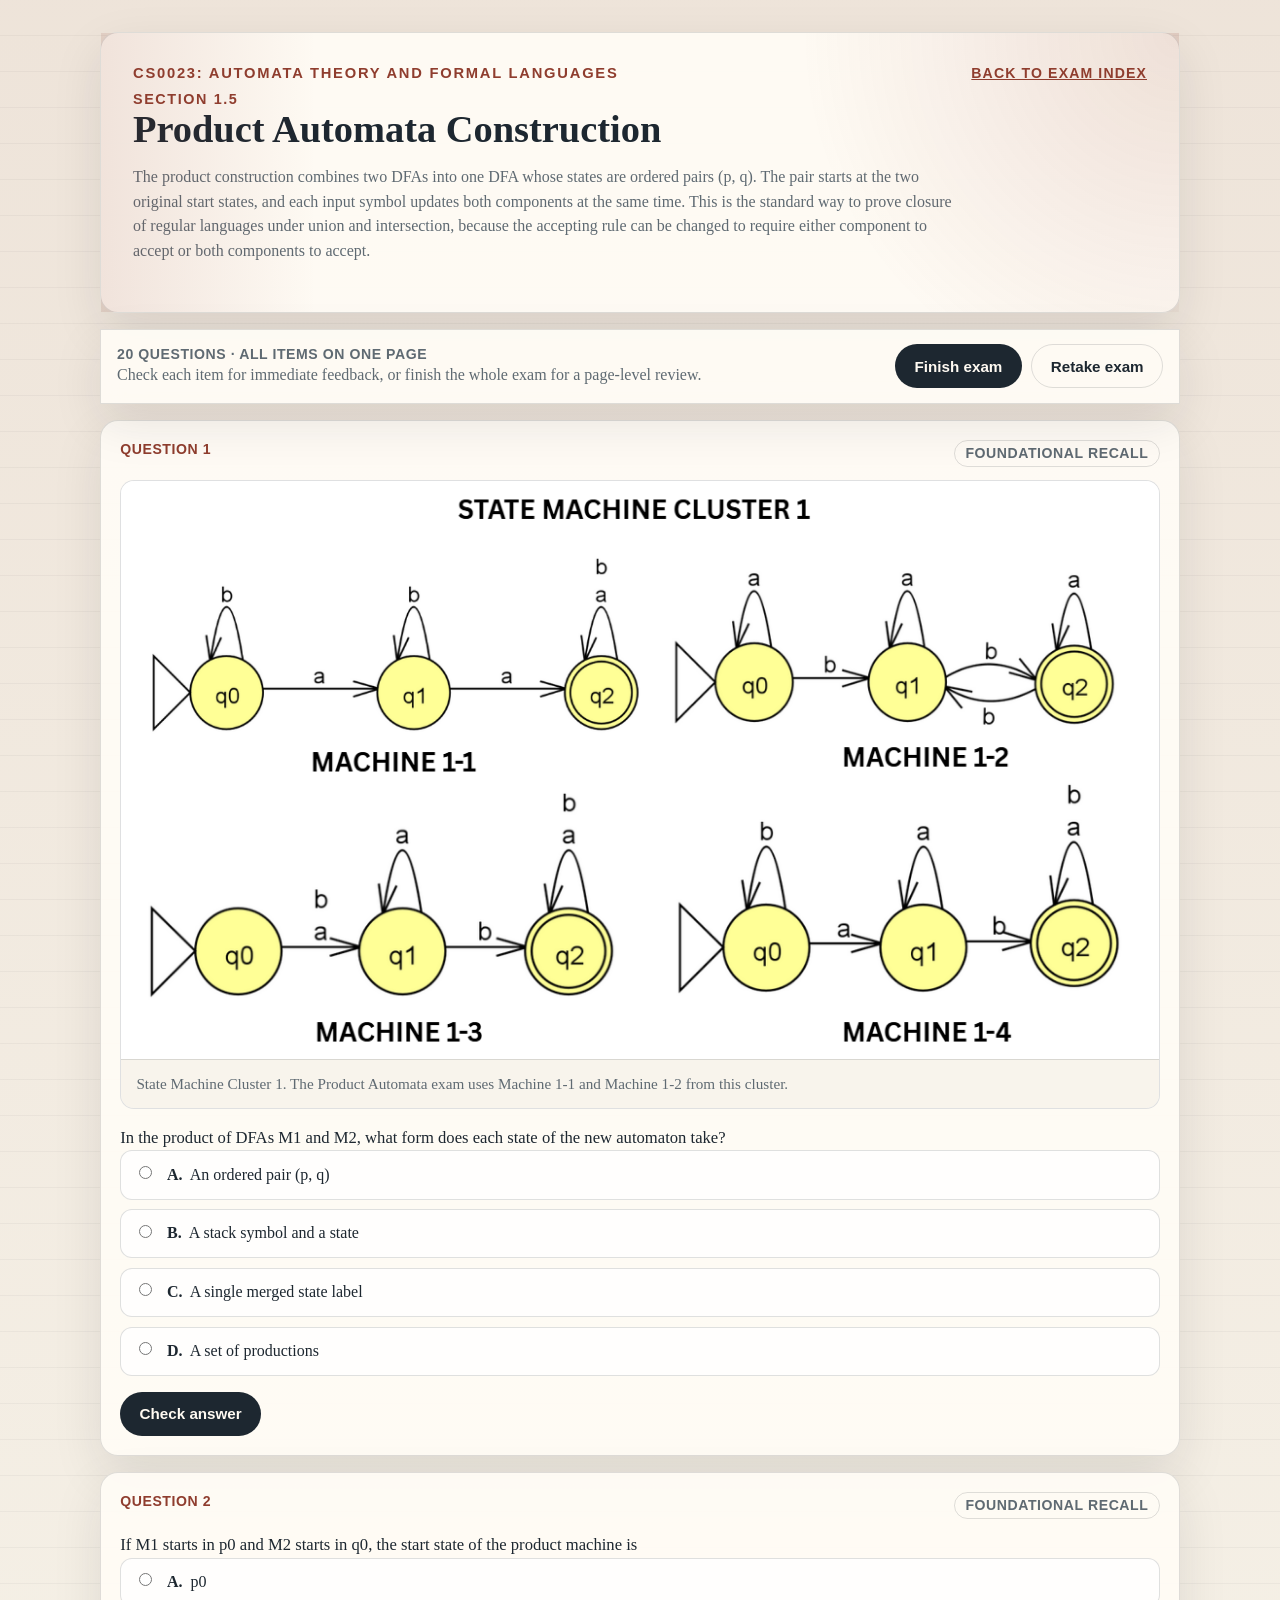
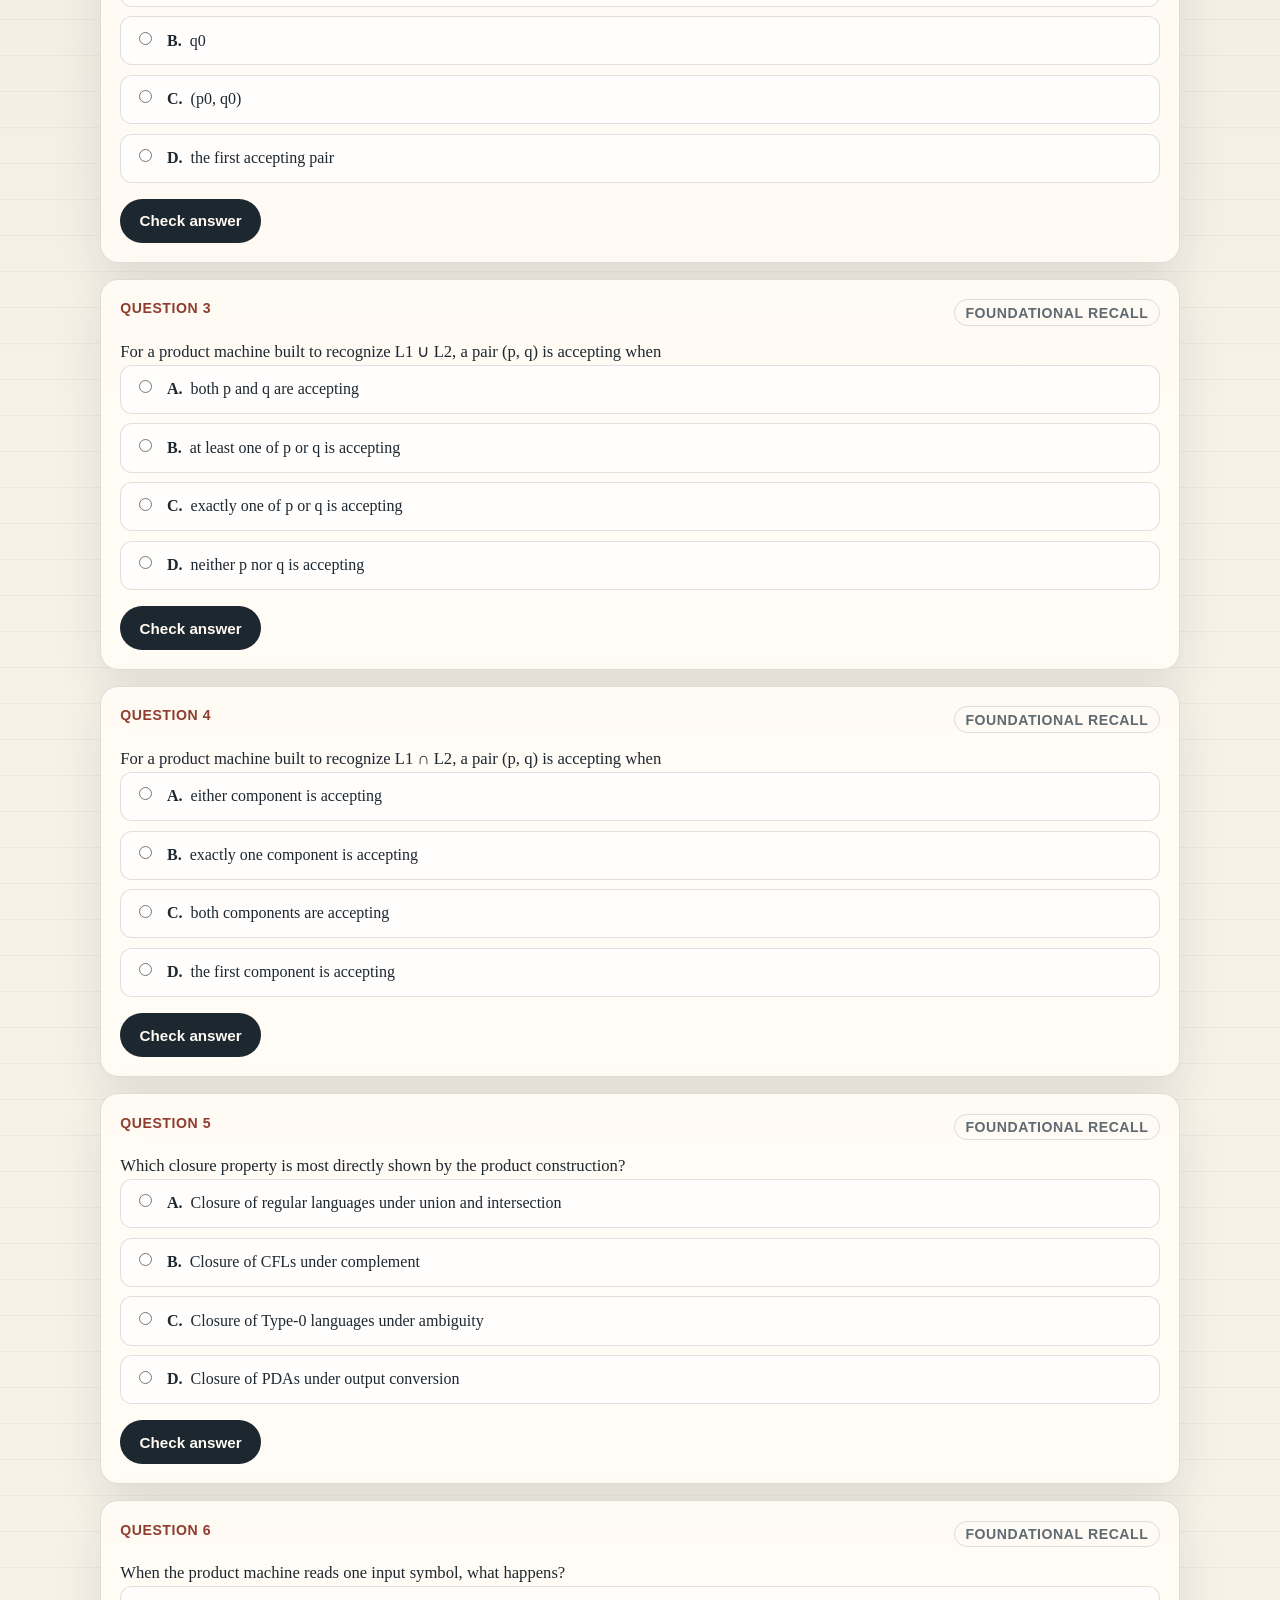
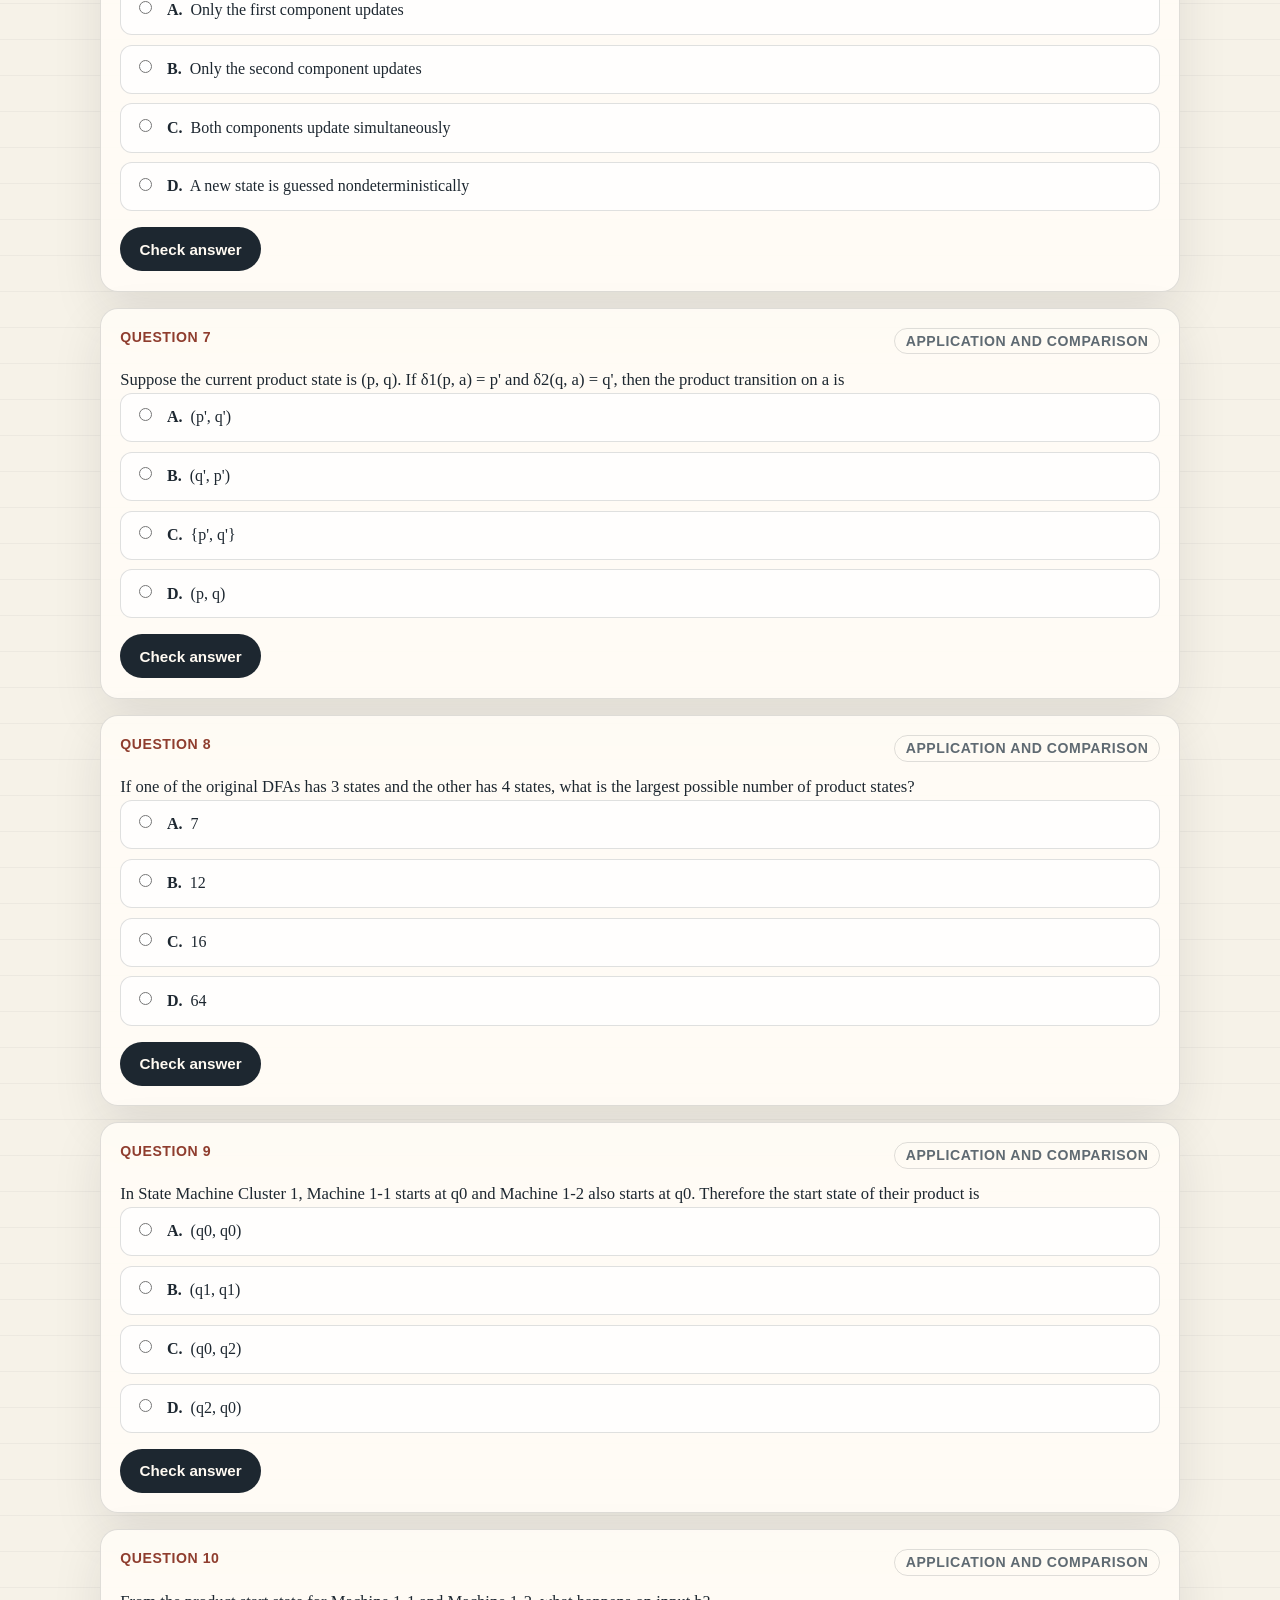
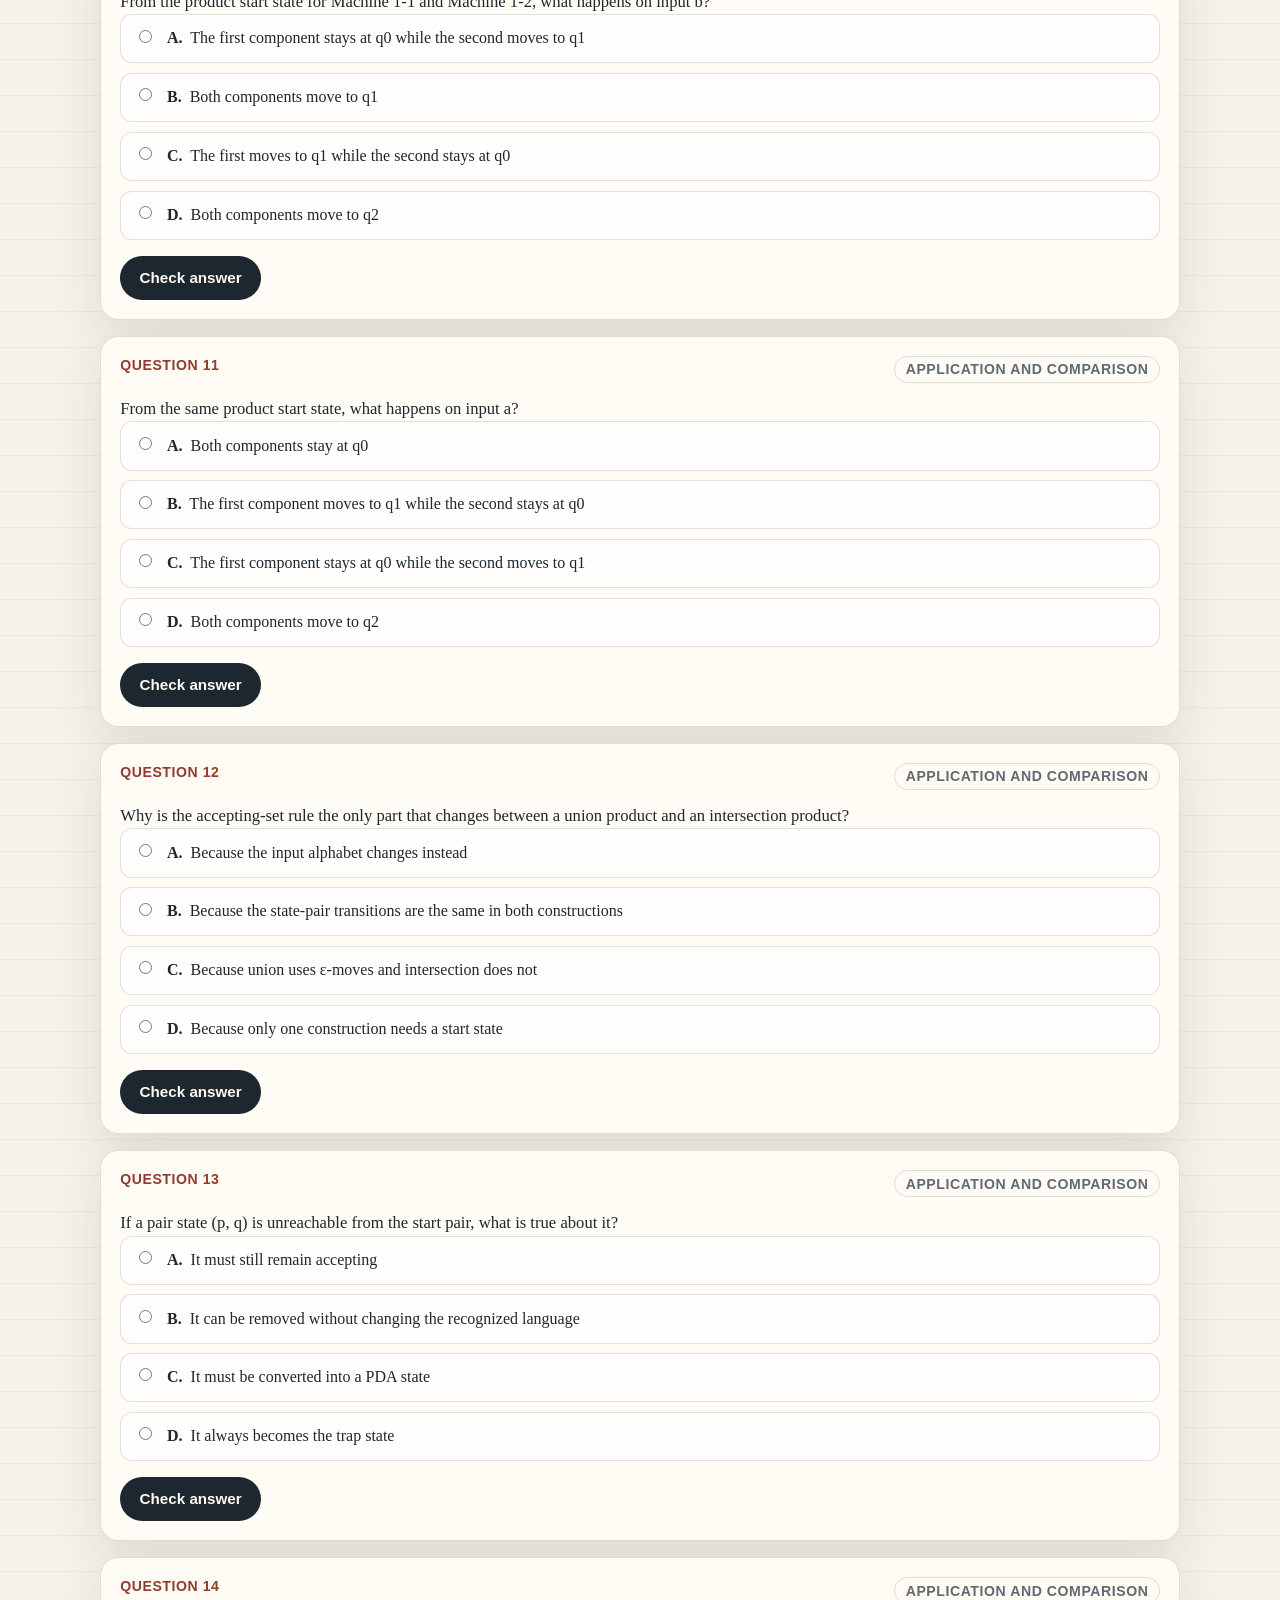
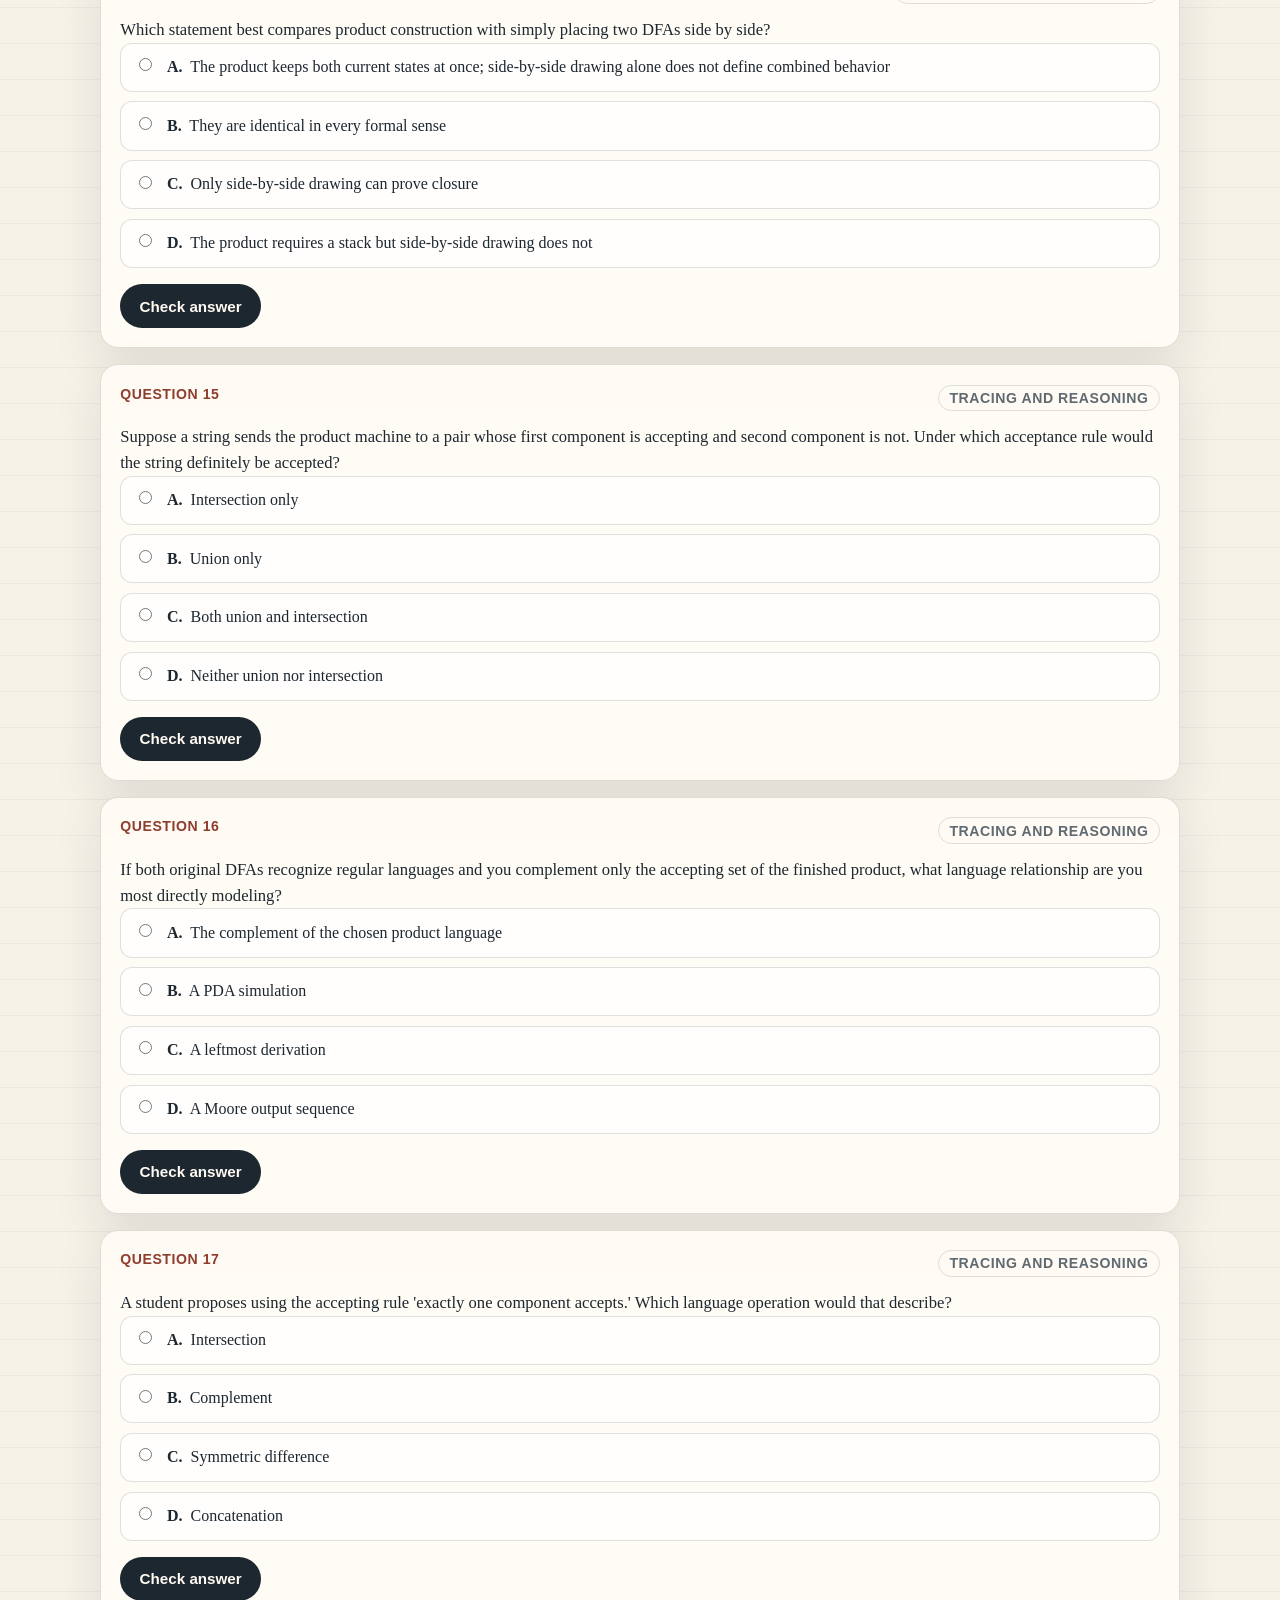
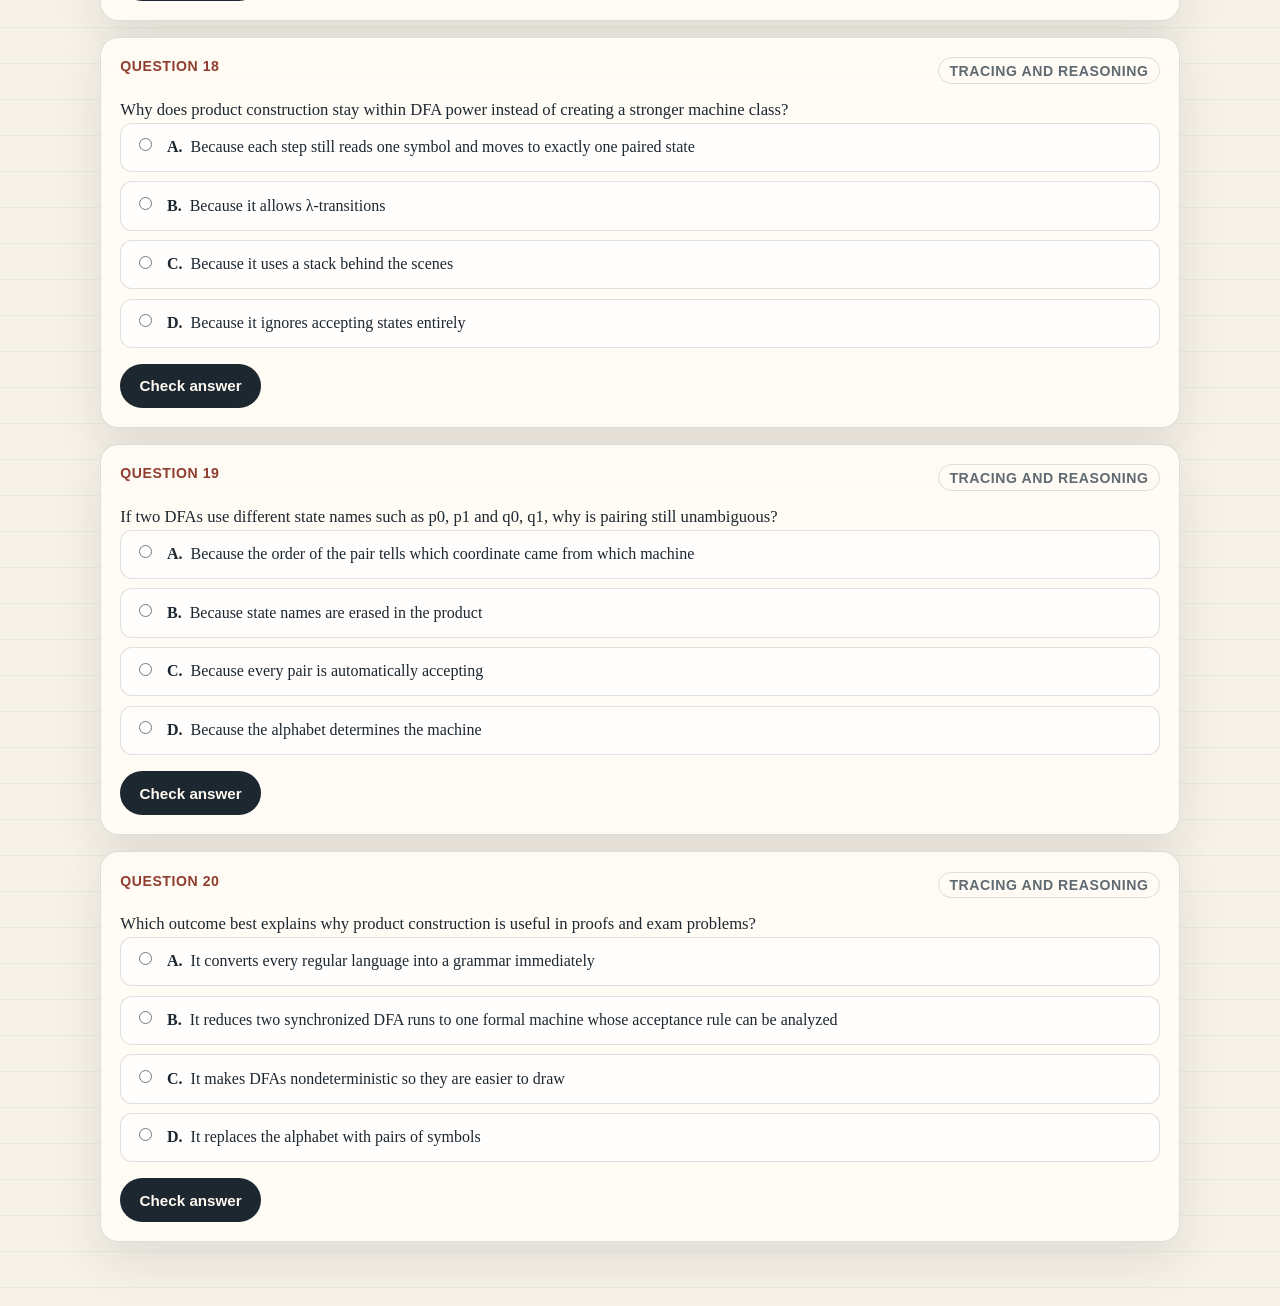
<file: practice-exams/product-automata.html>
<!DOCTYPE html>
<html lang="en">
  <head>
    <meta charset="UTF-8" />
    <meta name="viewport" content="width=device-width, initial-scale=1.0" />
    <title>Product Automata Construction</title>
    <link rel="stylesheet" href="./assets/styles.css" />
  </head>
  <body>
    <main id="exam-root" class="site-shell"></main>
    <script>
      window.examData = {
        slug: "product-automata",
        title: "Product Automata Construction",
        sectionNumber: "1.5",
        summary:
          "The product construction combines two DFAs into one DFA whose states are ordered pairs (p, q). The pair starts at the two original start states, and each input symbol updates both components at the same time. This is the standard way to prove closure of regular languages under union and intersection, because the accepting rule can be changed to require either component to accept or both components to accept.",
        questions: [
          {
            id: "product-q01",
            prompt: "In the product of DFAs M1 and M2, what form does each state of the new automaton take?",
            options: ["An ordered pair (p, q)", "A stack symbol and a state", "A single merged state label", "A set of productions"],
            correctIndex: 0,
            explanation: "Product states remember one current state from each component DFA, so the natural representation is an ordered pair.",
            difficulty: "foundational",
            assetKey: "product-cluster-1"
          },
          {
            id: "product-q02",
            prompt: "If M1 starts in p0 and M2 starts in q0, the start state of the product machine is",
            options: ["p0", "q0", "(p0, q0)", "the first accepting pair"],
            correctIndex: 2,
            explanation: "The product begins exactly where both machines begin, so the start configuration is the pair of start states.",
            difficulty: "foundational"
          },
          {
            id: "product-q03",
            prompt: "For a product machine built to recognize L1 ∪ L2, a pair (p, q) is accepting when",
            options: ["both p and q are accepting", "at least one of p or q is accepting", "exactly one of p or q is accepting", "neither p nor q is accepting"],
            correctIndex: 1,
            explanation: "Union means the combined machine should accept whenever either original machine would accept the string.",
            difficulty: "foundational"
          },
          {
            id: "product-q04",
            prompt: "For a product machine built to recognize L1 ∩ L2, a pair (p, q) is accepting when",
            options: ["either component is accepting", "exactly one component is accepting", "both components are accepting", "the first component is accepting"],
            correctIndex: 2,
            explanation: "Intersection keeps only the strings accepted by both machines, so both coordinates must be accepting.",
            difficulty: "foundational"
          },
          {
            id: "product-q05",
            prompt: "Which closure property is most directly shown by the product construction?",
            options: ["Closure of regular languages under union and intersection", "Closure of CFLs under complement", "Closure of Type-0 languages under ambiguity", "Closure of PDAs under output conversion"],
            correctIndex: 0,
            explanation: "The classic product proof shows that regular languages stay regular under union and intersection.",
            difficulty: "foundational"
          },
          {
            id: "product-q06",
            prompt: "When the product machine reads one input symbol, what happens?",
            options: ["Only the first component updates", "Only the second component updates", "Both components update simultaneously", "A new state is guessed nondeterministically"],
            correctIndex: 2,
            explanation: "The transition function applies the same symbol to both component DFAs at the same step.",
            difficulty: "foundational"
          },
          {
            id: "product-q07",
            prompt: "Suppose the current product state is (p, q). If δ1(p, a) = p' and δ2(q, a) = q', then the product transition on a is",
            options: ["(p', q')", "(q', p')", "{p', q'}", "(p, q)"],
            correctIndex: 0,
            explanation: "The product transition records the next state of each component in the same coordinate order.",
            difficulty: "application"
          },
          {
            id: "product-q08",
            prompt: "If one of the original DFAs has 3 states and the other has 4 states, what is the largest possible number of product states?",
            options: ["7", "12", "16", "64"],
            correctIndex: 1,
            explanation: "The worst case is every pair being reachable, giving 3 × 4 = 12 states.",
            difficulty: "application"
          },
          {
            id: "product-q09",
            prompt: "In State Machine Cluster 1, Machine 1-1 starts at q0 and Machine 1-2 also starts at q0. Therefore the start state of their product is",
            options: ["(q0, q0)", "(q1, q1)", "(q0, q2)", "(q2, q0)"],
            correctIndex: 0,
            explanation: "Product construction uses the start state from each component without modification.",
            difficulty: "application"
          },
          {
            id: "product-q10",
            prompt: "From the product start state for Machine 1-1 and Machine 1-2, what happens on input b?",
            options: ["The first component stays at q0 while the second moves to q1", "Both components move to q1", "The first moves to q1 while the second stays at q0", "Both components move to q2"],
            correctIndex: 0,
            explanation: "Machine 1-1 has a b-loop at q0, while Machine 1-2 leaves q0 on b toward q1.",
            difficulty: "application"
          },
          {
            id: "product-q11",
            prompt: "From the same product start state, what happens on input a?",
            options: ["Both components stay at q0", "The first component moves to q1 while the second stays at q0", "The first component stays at q0 while the second moves to q1", "Both components move to q2"],
            correctIndex: 1,
            explanation: "Machine 1-1 uses a to advance from q0 to q1, while Machine 1-2 has an a-loop at q0.",
            difficulty: "application"
          },
          {
            id: "product-q12",
            prompt: "Why is the accepting-set rule the only part that changes between a union product and an intersection product?",
            options: ["Because the input alphabet changes instead", "Because the state-pair transitions are the same in both constructions", "Because union uses ε-moves and intersection does not", "Because only one construction needs a start state"],
            correctIndex: 1,
            explanation: "The same paired transition graph works for both; the difference is only which pairs count as accepting.",
            difficulty: "application"
          },
          {
            id: "product-q13",
            prompt: "If a pair state (p, q) is unreachable from the start pair, what is true about it?",
            options: ["It must still remain accepting", "It can be removed without changing the recognized language", "It must be converted into a PDA state", "It always becomes the trap state"],
            correctIndex: 1,
            explanation: "Unreachable states never appear during any run, so removing them does not change the language.",
            difficulty: "application"
          },
          {
            id: "product-q14",
            prompt: "Which statement best compares product construction with simply placing two DFAs side by side?",
            options: ["The product keeps both current states at once; side-by-side drawing alone does not define combined behavior", "They are identical in every formal sense", "Only side-by-side drawing can prove closure", "The product requires a stack but side-by-side drawing does not"],
            correctIndex: 0,
            explanation: "The product is a formal machine that synchronizes both computations; a visual comparison alone does not.",
            difficulty: "application"
          },
          {
            id: "product-q15",
            prompt: "Suppose a string sends the product machine to a pair whose first component is accepting and second component is not. Under which acceptance rule would the string definitely be accepted?",
            options: ["Intersection only", "Union only", "Both union and intersection", "Neither union nor intersection"],
            correctIndex: 1,
            explanation: "Union needs at least one accepting component, while intersection requires both.",
            difficulty: "reasoning"
          },
          {
            id: "product-q16",
            prompt: "If both original DFAs recognize regular languages and you complement only the accepting set of the finished product, what language relationship are you most directly modeling?",
            options: ["The complement of the chosen product language", "A PDA simulation", "A leftmost derivation", "A Moore output sequence"],
            correctIndex: 0,
            explanation: "Complementing the accepting set of a DFA changes it to recognize the complement of that DFA's language.",
            difficulty: "reasoning"
          },
          {
            id: "product-q17",
            prompt: "A student proposes using the accepting rule 'exactly one component accepts.' Which language operation would that describe?",
            options: ["Intersection", "Complement", "Symmetric difference", "Concatenation"],
            correctIndex: 2,
            explanation: "Accepting exactly one component captures strings that are in one language but not the other, which is symmetric difference.",
            difficulty: "reasoning"
          },
          {
            id: "product-q18",
            prompt: "Why does product construction stay within DFA power instead of creating a stronger machine class?",
            options: ["Because each step still reads one symbol and moves to exactly one paired state", "Because it allows λ-transitions", "Because it uses a stack behind the scenes", "Because it ignores accepting states entirely"],
            correctIndex: 0,
            explanation: "The combined machine remains deterministic and finite; it only expands the state space.",
            difficulty: "reasoning"
          },
          {
            id: "product-q19",
            prompt: "If two DFAs use different state names such as p0, p1 and q0, q1, why is pairing still unambiguous?",
            options: ["Because the order of the pair tells which coordinate came from which machine", "Because state names are erased in the product", "Because every pair is automatically accepting", "Because the alphabet determines the machine"],
            correctIndex: 0,
            explanation: "The first coordinate always belongs to the first machine and the second coordinate to the second machine.",
            difficulty: "reasoning"
          },
          {
            id: "product-q20",
            prompt: "Which outcome best explains why product construction is useful in proofs and exam problems?",
            options: ["It converts every regular language into a grammar immediately", "It reduces two synchronized DFA runs to one formal machine whose acceptance rule can be analyzed", "It makes DFAs nondeterministic so they are easier to draw", "It replaces the alphabet with pairs of symbols"],
            correctIndex: 1,
            explanation: "The product is valuable because it packages two parallel DFA computations into a single DFA that can be reasoned about cleanly.",
            difficulty: "reasoning"
          }
        ]
      };
    </script>
    <script src="./assets/quiz.js"></script>
  </body>
</html>
</file>
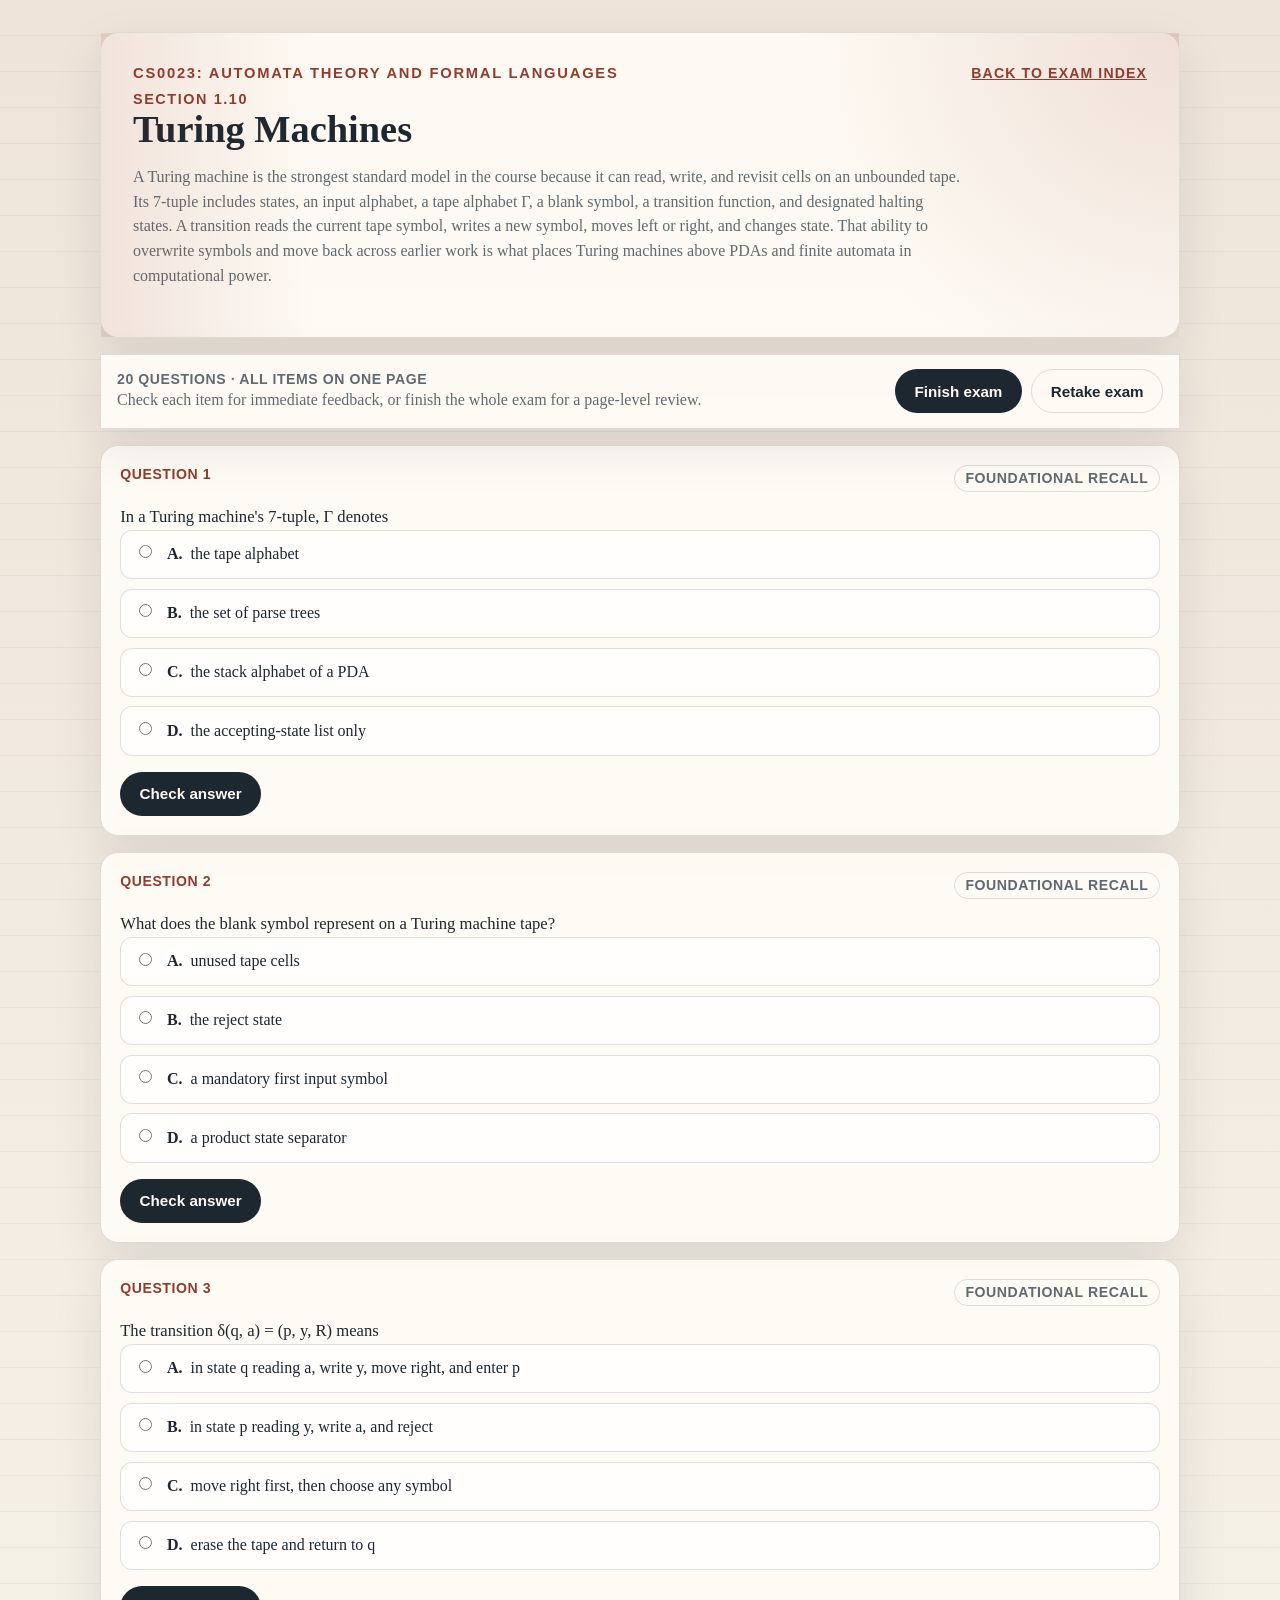
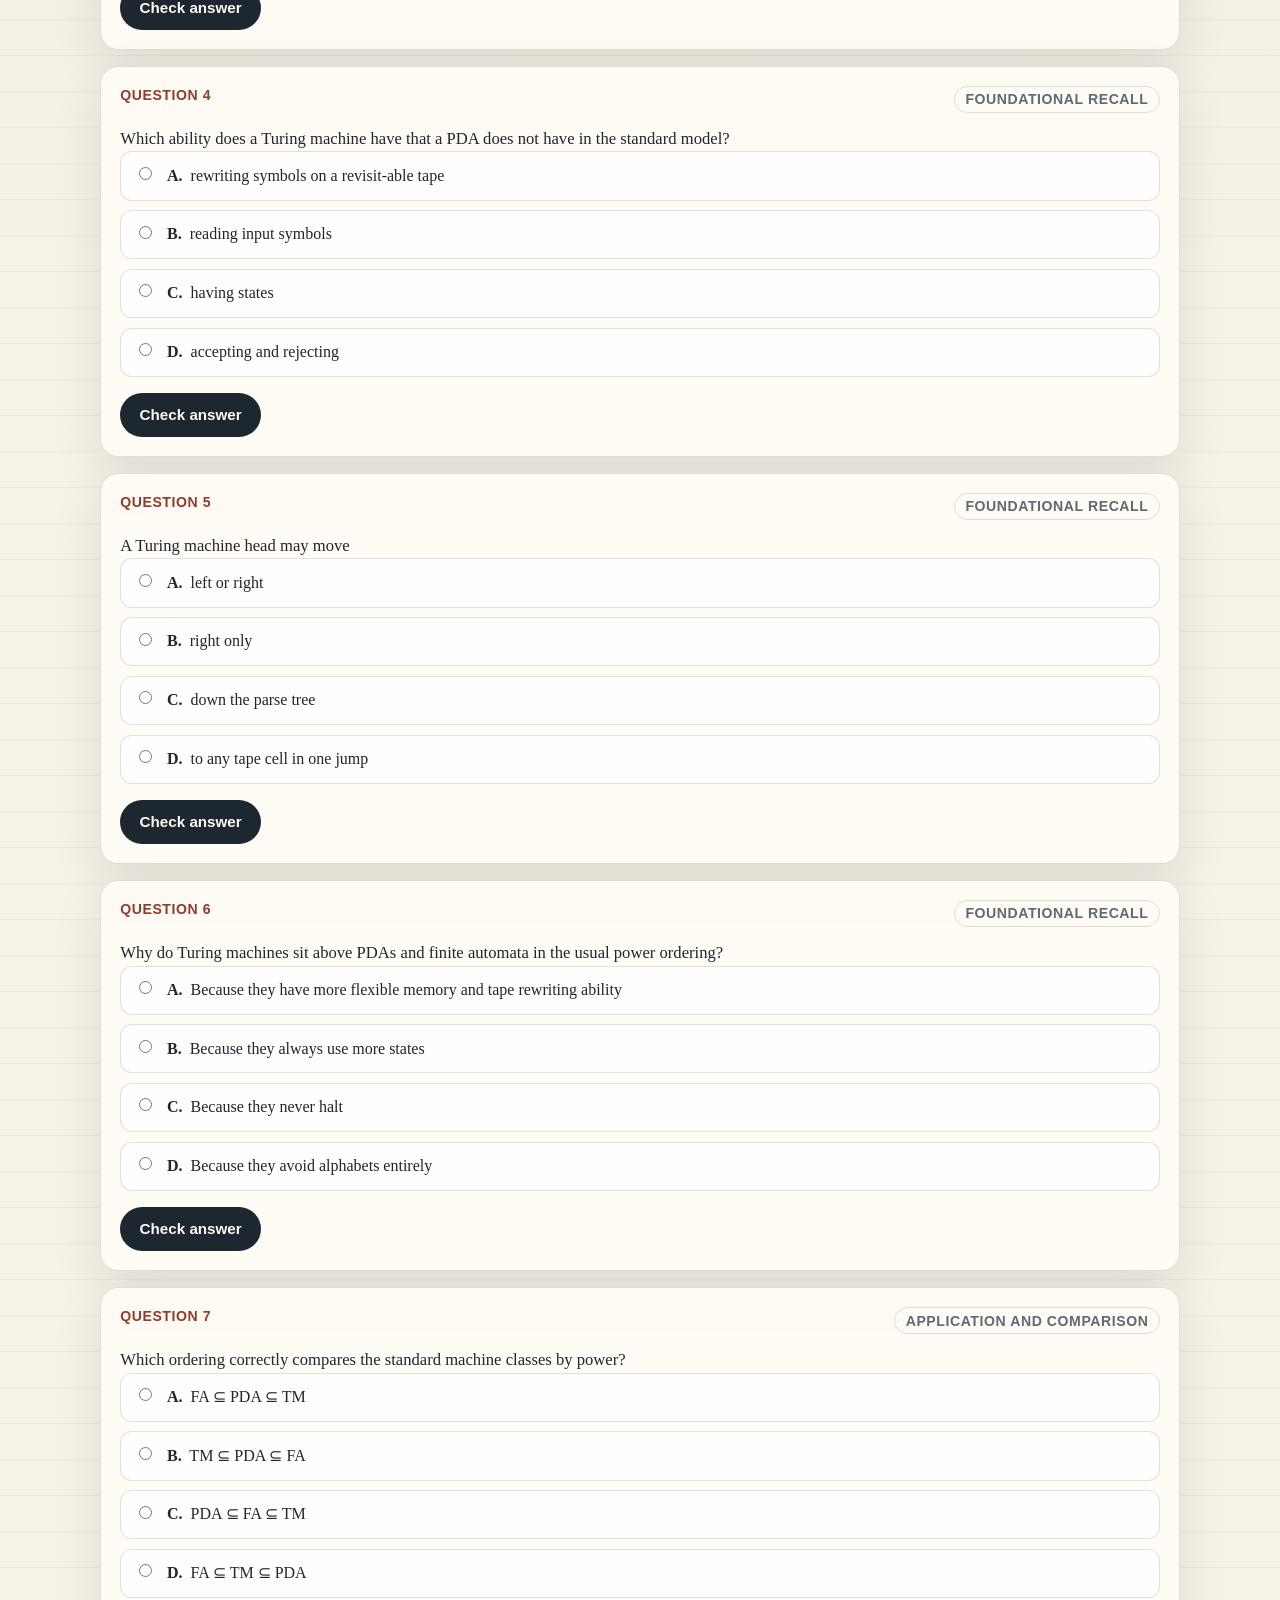
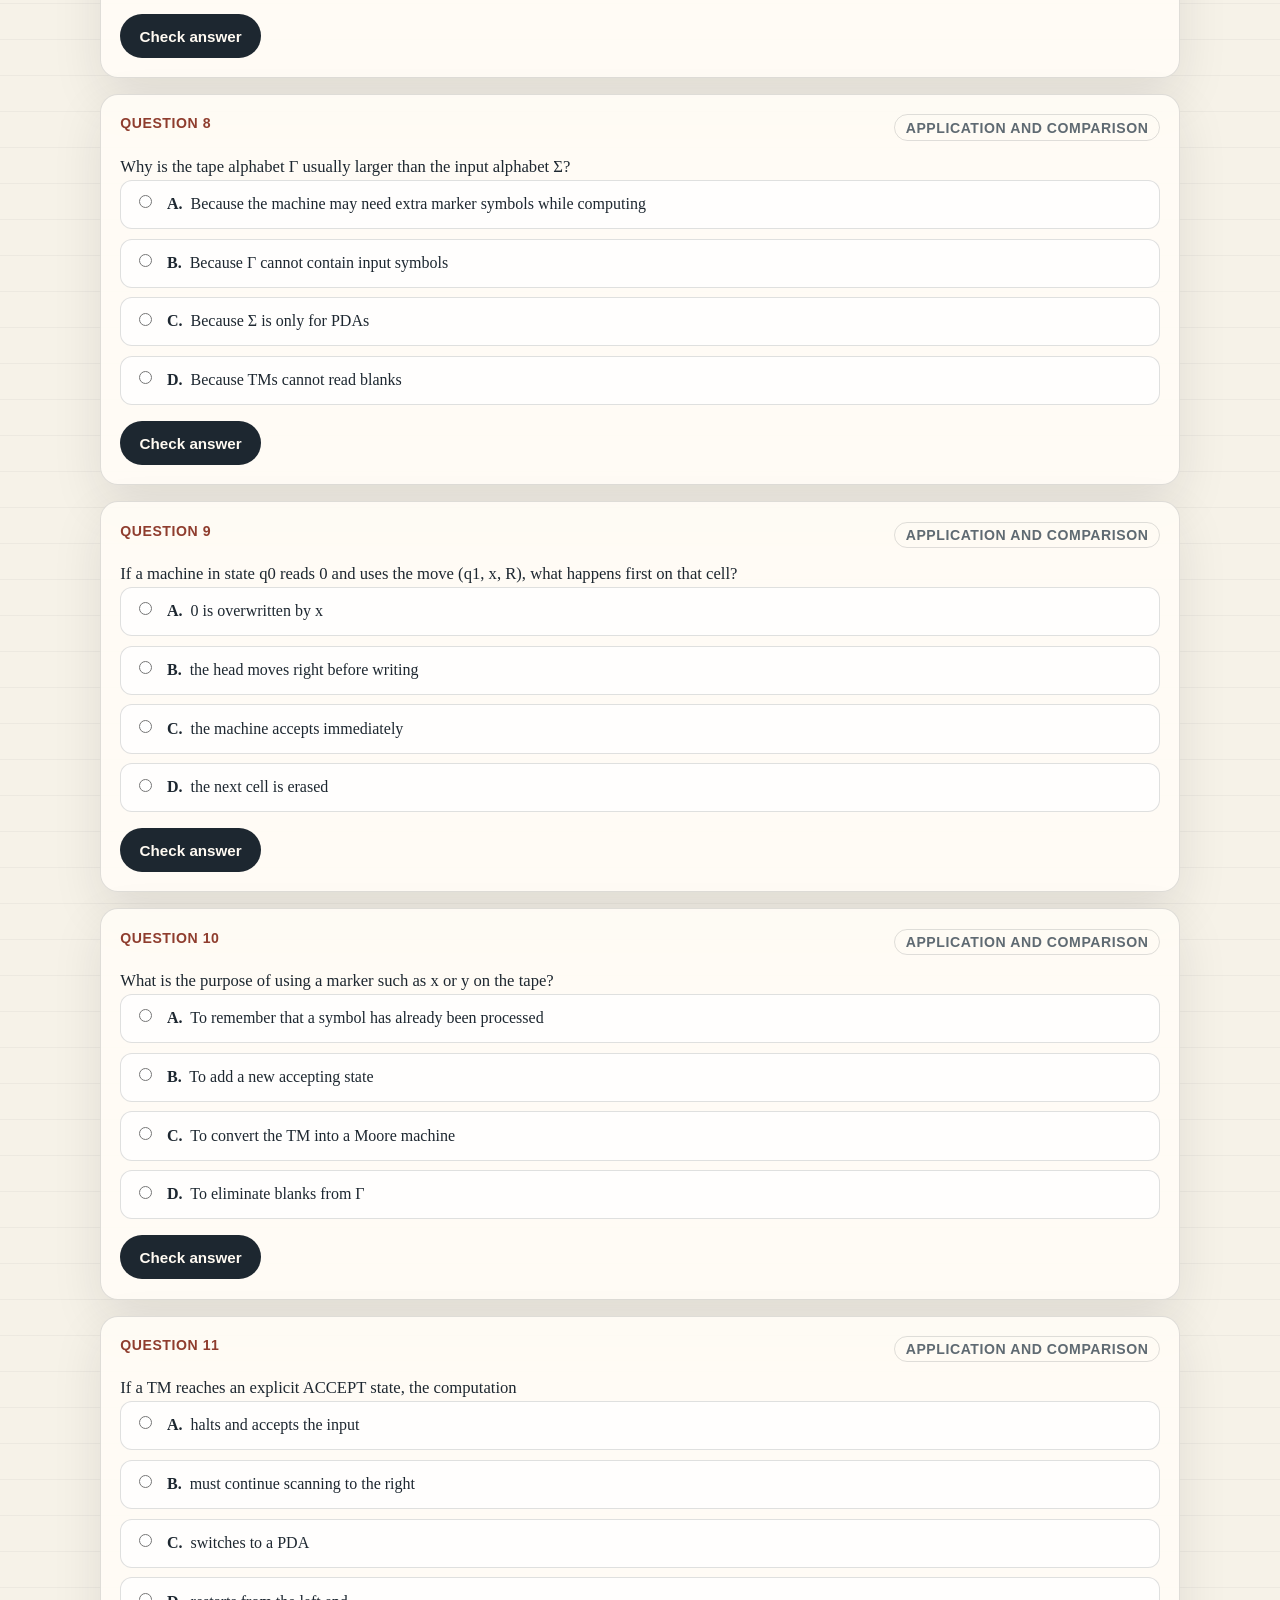
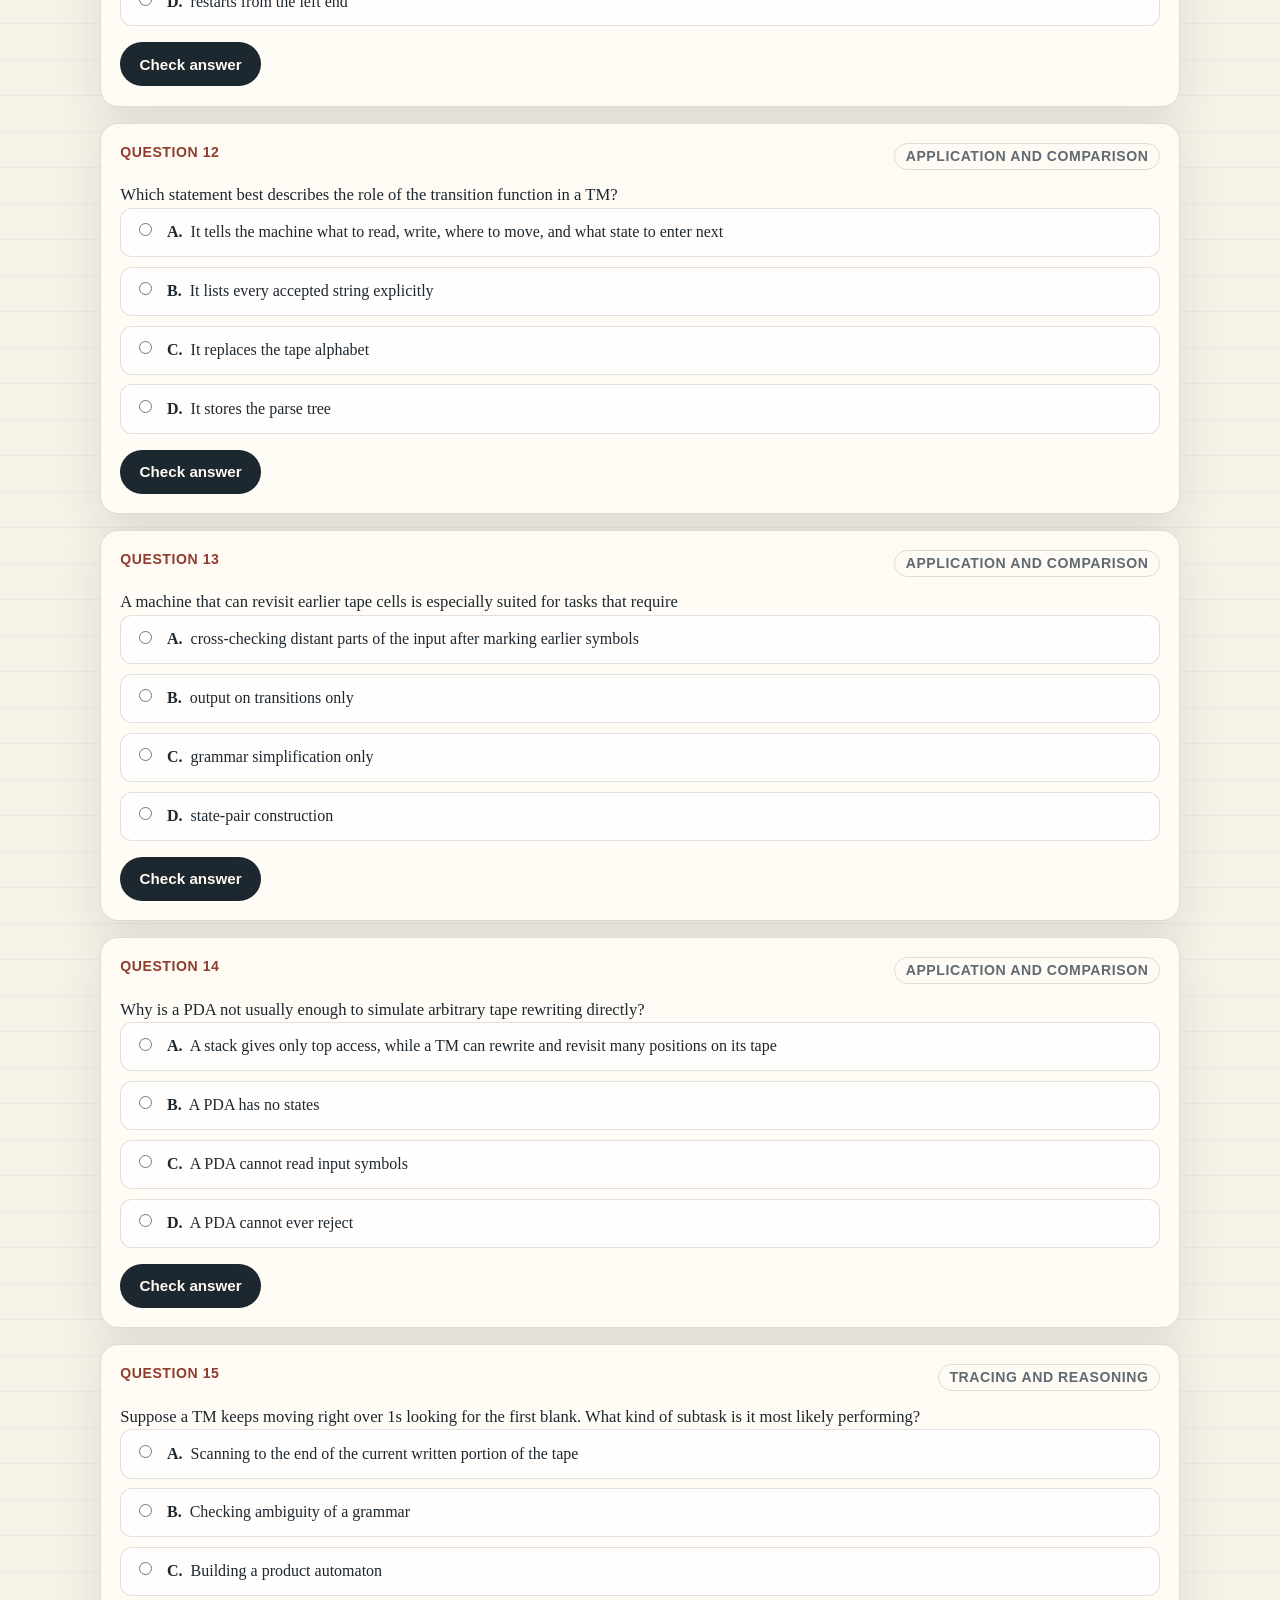
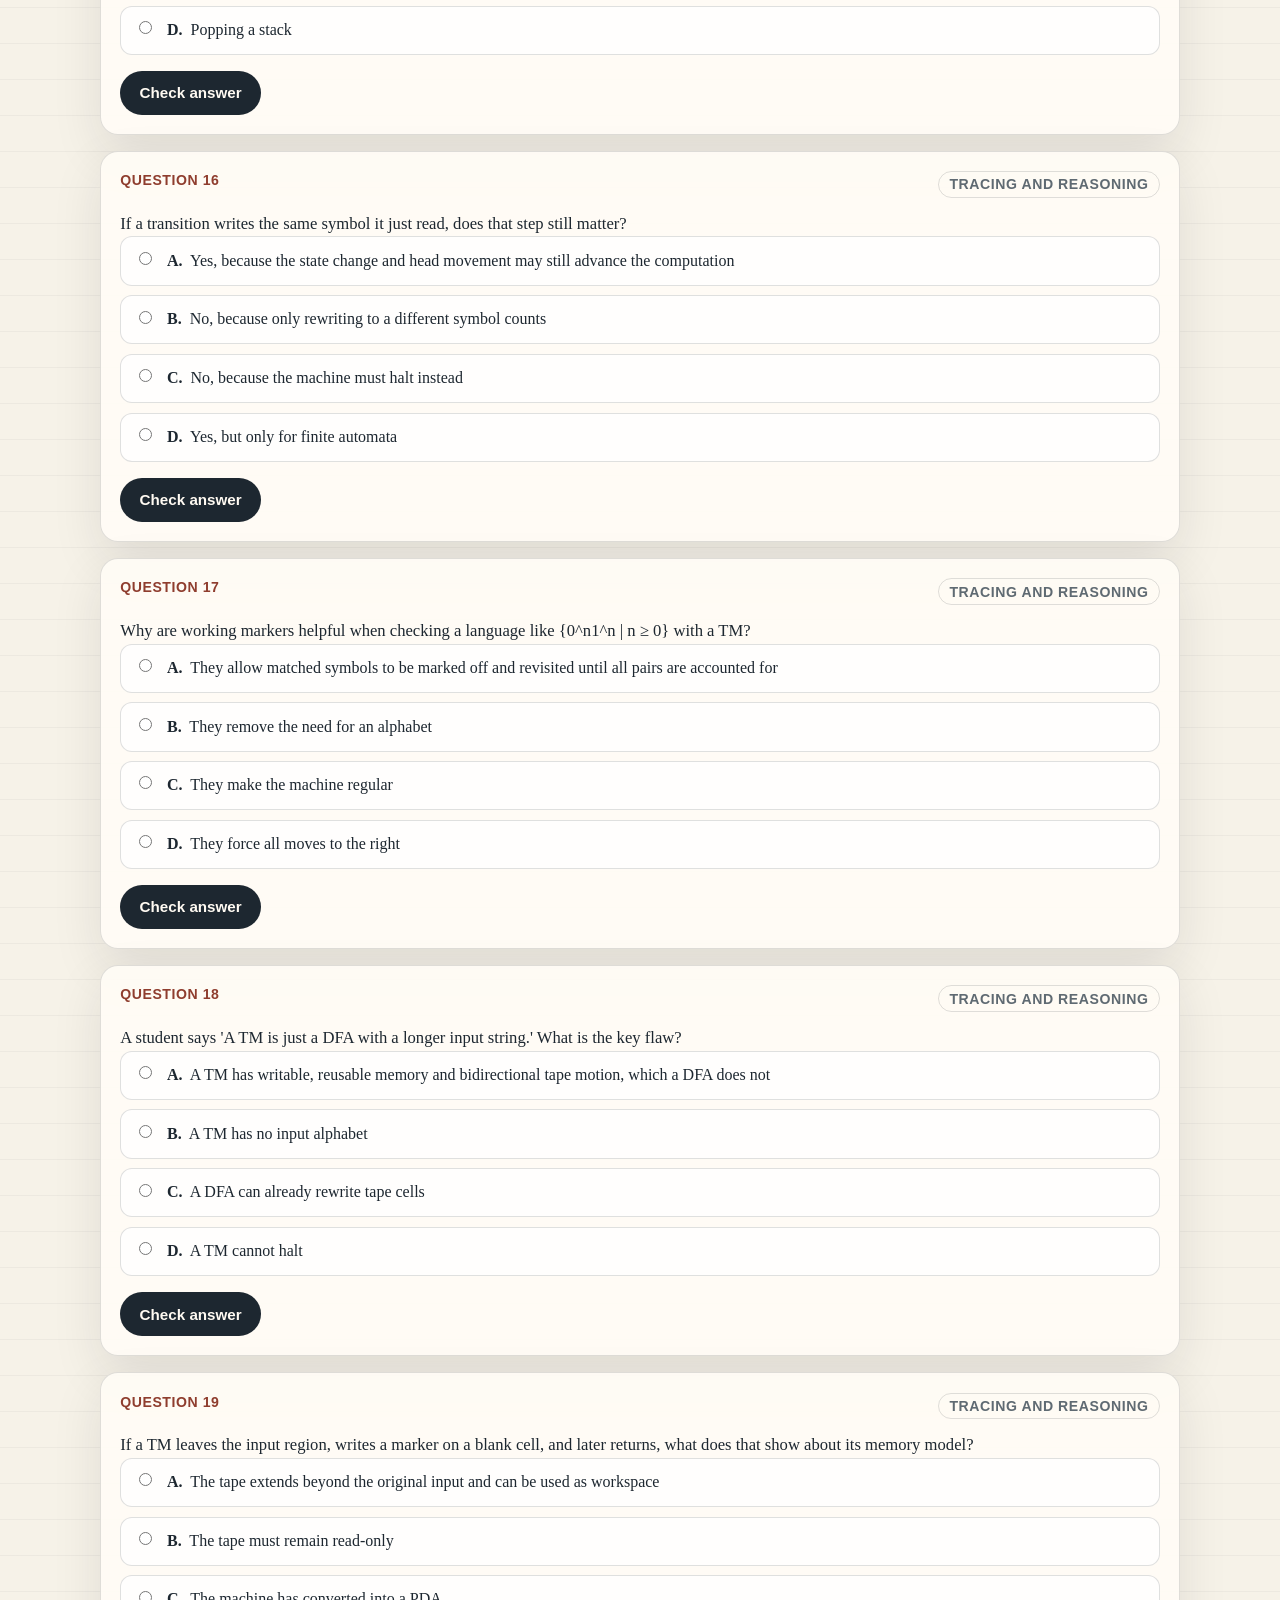
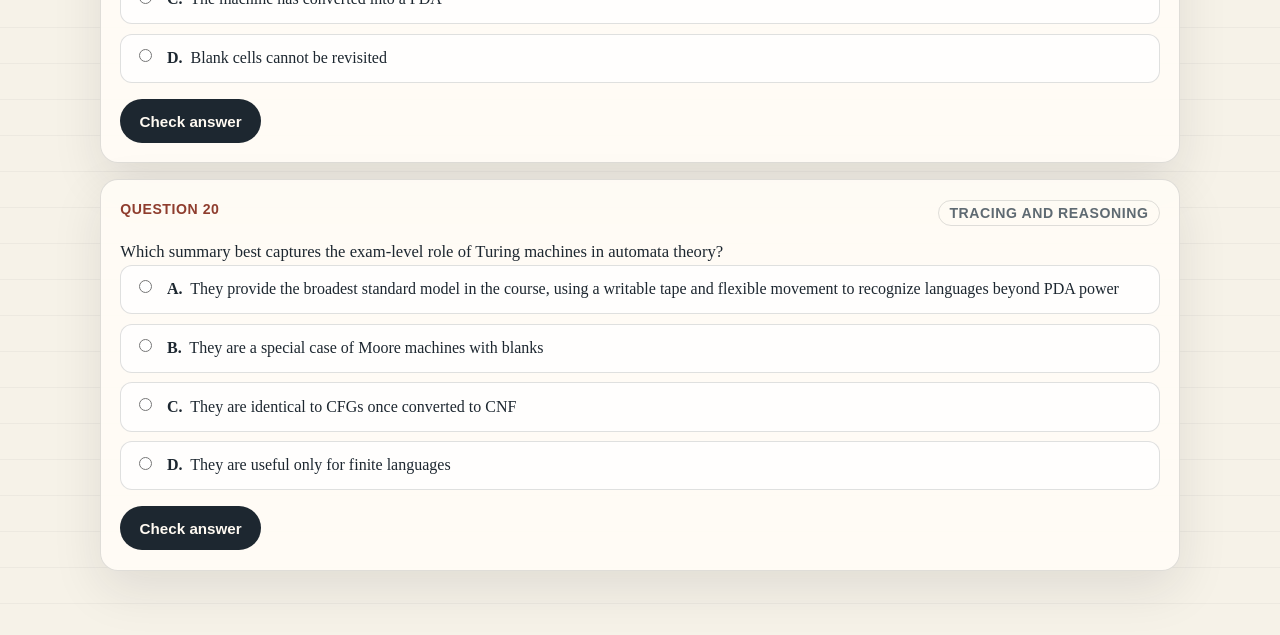
<file: practice-exams/turing-machines.html>
<!DOCTYPE html>
<html lang="en">
  <head>
    <meta charset="UTF-8" />
    <meta name="viewport" content="width=device-width, initial-scale=1.0" />
    <title>Turing Machines</title>
    <link rel="stylesheet" href="./assets/styles.css" />
  </head>
  <body>
    <main id="exam-root" class="site-shell"></main>
    <script>
      window.examData = {
        slug: "turing-machines",
        title: "Turing Machines",
        sectionNumber: "1.10",
        summary:
          "A Turing machine is the strongest standard model in the course because it can read, write, and revisit cells on an unbounded tape. Its 7-tuple includes states, an input alphabet, a tape alphabet Γ, a blank symbol, a transition function, and designated halting states. A transition reads the current tape symbol, writes a new symbol, moves left or right, and changes state. That ability to overwrite symbols and move back across earlier work is what places Turing machines above PDAs and finite automata in computational power.",
        questions: [
          {
            id: "tm-q01",
            prompt: "In a Turing machine's 7-tuple, Γ denotes",
            options: ["the tape alphabet", "the set of parse trees", "the stack alphabet of a PDA", "the accepting-state list only"],
            correctIndex: 0,
            explanation: "Γ is the tape alphabet, which includes the input symbols and usually additional working symbols.",
            difficulty: "foundational"
          },
          {
            id: "tm-q02",
            prompt: "What does the blank symbol represent on a Turing machine tape?",
            options: ["unused tape cells", "the reject state", "a mandatory first input symbol", "a product state separator"],
            correctIndex: 0,
            explanation: "The blank fills the tape outside the written input and may also reappear after rewriting.",
            difficulty: "foundational"
          },
          {
            id: "tm-q03",
            prompt: "The transition δ(q, a) = (p, y, R) means",
            options: ["in state q reading a, write y, move right, and enter p", "in state p reading y, write a, and reject", "move right first, then choose any symbol", "erase the tape and return to q"],
            correctIndex: 0,
            explanation: "A TM transition specifies the next state, the symbol to write, and the head movement direction.",
            difficulty: "foundational"
          },
          {
            id: "tm-q04",
            prompt: "Which ability does a Turing machine have that a PDA does not have in the standard model?",
            options: ["rewriting symbols on a revisit-able tape", "reading input symbols", "having states", "accepting and rejecting"],
            correctIndex: 0,
            explanation: "The tape can be overwritten and revisited, which is more flexible than stack-only memory.",
            difficulty: "foundational"
          },
          {
            id: "tm-q05",
            prompt: "A Turing machine head may move",
            options: ["left or right", "right only", "down the parse tree", "to any tape cell in one jump"],
            correctIndex: 0,
            explanation: "In the standard introductory model, the head moves one cell left or right each step.",
            difficulty: "foundational"
          },
          {
            id: "tm-q06",
            prompt: "Why do Turing machines sit above PDAs and finite automata in the usual power ordering?",
            options: ["Because they have more flexible memory and tape rewriting ability", "Because they always use more states", "Because they never halt", "Because they avoid alphabets entirely"],
            correctIndex: 0,
            explanation: "Their computational strength comes from a writable tape and the ability to revisit earlier cells.",
            difficulty: "foundational"
          },
          {
            id: "tm-q07",
            prompt: "Which ordering correctly compares the standard machine classes by power?",
            options: ["FA ⊆ PDA ⊆ TM", "TM ⊆ PDA ⊆ FA", "PDA ⊆ FA ⊆ TM", "FA ⊆ TM ⊆ PDA"],
            correctIndex: 0,
            explanation: "Finite automata are weakest, PDAs are stronger, and Turing machines are strongest among the three.",
            difficulty: "application"
          },
          {
            id: "tm-q08",
            prompt: "Why is the tape alphabet Γ usually larger than the input alphabet Σ?",
            options: ["Because the machine may need extra marker symbols while computing", "Because Γ cannot contain input symbols", "Because Σ is only for PDAs", "Because TMs cannot read blanks"],
            correctIndex: 0,
            explanation: "Working symbols such as marks or separators are often needed in addition to the original input symbols.",
            difficulty: "application"
          },
          {
            id: "tm-q09",
            prompt: "If a machine in state q0 reads 0 and uses the move (q1, x, R), what happens first on that cell?",
            options: ["0 is overwritten by x", "the head moves right before writing", "the machine accepts immediately", "the next cell is erased"],
            correctIndex: 0,
            explanation: "The transition writes the replacement symbol on the current cell and then moves the head.",
            difficulty: "application"
          },
          {
            id: "tm-q10",
            prompt: "What is the purpose of using a marker such as x or y on the tape?",
            options: ["To remember that a symbol has already been processed", "To add a new accepting state", "To convert the TM into a Moore machine", "To eliminate blanks from Γ"],
            correctIndex: 0,
            explanation: "Markers let the machine distinguish fresh input from symbols it has already examined.",
            difficulty: "application"
          },
          {
            id: "tm-q11",
            prompt: "If a TM reaches an explicit ACCEPT state, the computation",
            options: ["halts and accepts the input", "must continue scanning to the right", "switches to a PDA", "restarts from the left end"],
            correctIndex: 0,
            explanation: "Accepting states are halting states by definition in the standard course model.",
            difficulty: "application"
          },
          {
            id: "tm-q12",
            prompt: "Which statement best describes the role of the transition function in a TM?",
            options: ["It tells the machine what to read, write, where to move, and what state to enter next", "It lists every accepted string explicitly", "It replaces the tape alphabet", "It stores the parse tree"],
            correctIndex: 0,
            explanation: "The transition function fully determines the step-by-step behavior of the machine.",
            difficulty: "application"
          },
          {
            id: "tm-q13",
            prompt: "A machine that can revisit earlier tape cells is especially suited for tasks that require",
            options: ["cross-checking distant parts of the input after marking earlier symbols", "output on transitions only", "grammar simplification only", "state-pair construction"],
            correctIndex: 0,
            explanation: "Revisiting earlier cells is what makes tape marking and later comparison possible.",
            difficulty: "application"
          },
          {
            id: "tm-q14",
            prompt: "Why is a PDA not usually enough to simulate arbitrary tape rewriting directly?",
            options: ["A stack gives only top access, while a TM can rewrite and revisit many positions on its tape", "A PDA has no states", "A PDA cannot read input symbols", "A PDA cannot ever reject"],
            correctIndex: 0,
            explanation: "The tape's editable two-way access is much richer than a single LIFO stack interface.",
            difficulty: "application"
          },
          {
            id: "tm-q15",
            prompt: "Suppose a TM keeps moving right over 1s looking for the first blank. What kind of subtask is it most likely performing?",
            options: ["Scanning to the end of the current written portion of the tape", "Checking ambiguity of a grammar", "Building a product automaton", "Popping a stack"],
            correctIndex: 0,
            explanation: "Moving right until a blank is a standard way to find the current end of a block of written symbols.",
            difficulty: "reasoning"
          },
          {
            id: "tm-q16",
            prompt: "If a transition writes the same symbol it just read, does that step still matter?",
            options: ["Yes, because the state change and head movement may still advance the computation", "No, because only rewriting to a different symbol counts", "No, because the machine must halt instead", "Yes, but only for finite automata"],
            correctIndex: 0,
            explanation: "A TM step can be useful even without changing the symbol, since it may move and change state.",
            difficulty: "reasoning"
          },
          {
            id: "tm-q17",
            prompt: "Why are working markers helpful when checking a language like {0^n1^n | n ≥ 0} with a TM?",
            options: ["They allow matched symbols to be marked off and revisited until all pairs are accounted for", "They remove the need for an alphabet", "They make the machine regular", "They force all moves to the right"],
            correctIndex: 0,
            explanation: "Marking processed symbols supports repeated passes that pair one region of the input with another.",
            difficulty: "reasoning"
          },
          {
            id: "tm-q18",
            prompt: "A student says 'A TM is just a DFA with a longer input string.' What is the key flaw?",
            options: ["A TM has writable, reusable memory and bidirectional tape motion, which a DFA does not", "A TM has no input alphabet", "A DFA can already rewrite tape cells", "A TM cannot halt"],
            correctIndex: 0,
            explanation: "The major difference is computational memory and tape control, not input length.",
            difficulty: "reasoning"
          },
          {
            id: "tm-q19",
            prompt: "If a TM leaves the input region, writes a marker on a blank cell, and later returns, what does that show about its memory model?",
            options: ["The tape extends beyond the original input and can be used as workspace", "The tape must remain read-only", "The machine has converted into a PDA", "Blank cells cannot be revisited"],
            correctIndex: 0,
            explanation: "Using formerly blank cells as workspace is one of the standard strengths of Turing machines.",
            difficulty: "reasoning"
          },
          {
            id: "tm-q20",
            prompt: "Which summary best captures the exam-level role of Turing machines in automata theory?",
            options: ["They provide the broadest standard model in the course, using a writable tape and flexible movement to recognize languages beyond PDA power", "They are a special case of Moore machines with blanks", "They are identical to CFGs once converted to CNF", "They are useful only for finite languages"],
            correctIndex: 0,
            explanation: "That is the central reason Turing machines occupy the top of the course's machine hierarchy.",
            difficulty: "reasoning"
          }
        ]
      };
    </script>
    <script src="./assets/quiz.js"></script>
  </body>
</html>
</file>
<file: practice-exams/assets/styles.css>
:root {
  --paper: #f6f2e8;
  --paper-strong: #efe7d6;
  --ink: #1d2730;
  --muted: #5f6a72;
  --accent: #8f3d2e;
  --accent-soft: #d7b38a;
  --line: rgba(29, 39, 48, 0.14);
  --card: rgba(255, 252, 246, 0.92);
  --correct: #235c36;
  --incorrect: #8b3026;
  --focus: #114f8d;
  --shadow: 0 18px 50px rgba(27, 33, 39, 0.1);
  --max-width: 1080px;
}

* {
  box-sizing: border-box;
}

html {
  scroll-behavior: smooth;
}

body {
  margin: 0;
  color: var(--ink);
  background:
    linear-gradient(180deg, rgba(143, 61, 46, 0.08), transparent 22%),
    repeating-linear-gradient(
      180deg,
      transparent 0,
      transparent 35px,
      rgba(29, 39, 48, 0.045) 35px,
      rgba(29, 39, 48, 0.045) 36px
    ),
    var(--paper);
  font-family: "Palatino Linotype", "Book Antiqua", Georgia, serif;
  line-height: 1.55;
}

a {
  color: inherit;
}

a:focus-visible,
button:focus-visible,
input:focus-visible {
  outline: 3px solid var(--focus);
  outline-offset: 2px;
}

.site-shell {
  width: min(calc(100% - 2rem), var(--max-width));
  margin: 0 auto;
  padding: 2rem 0 4rem;
}

.site-banner,
.page-banner {
  border: 1px solid var(--line);
  background: linear-gradient(135deg, rgba(255, 255, 255, 0.82), rgba(239, 231, 214, 0.92));
  box-shadow: var(--shadow);
  position: relative;
}

.site-banner::before,
.page-banner::before {
  content: "";
  position: absolute;
  inset: 0;
  background:
    radial-gradient(circle at top right, rgba(143, 61, 46, 0.14), transparent 34%),
    linear-gradient(90deg, rgba(143, 61, 46, 0.12), transparent 20%);
  pointer-events: none;
}

.site-banner,
.page-banner,
.exam-card,
.question-card,
.result-panel {
  border-radius: 18px;
}

.site-banner {
  padding: 2.2rem;
  margin-bottom: 1.75rem;
}

.course-kicker {
  margin: 0 0 0.45rem;
  font: 700 0.92rem/1.2 "Trebuchet MS", "Gill Sans", sans-serif;
  letter-spacing: 0.12em;
  text-transform: uppercase;
  color: var(--accent);
}

.site-title,
.page-title {
  margin: 0;
  font-size: clamp(2rem, 3vw, 3.25rem);
  line-height: 1.05;
}

.site-intro,
.page-summary,
.index-note {
  max-width: 52rem;
  color: var(--muted);
}

.index-grid {
  display: grid;
  grid-template-columns: repeat(auto-fit, minmax(260px, 1fr));
  gap: 1rem;
}

.exam-card,
.question-card,
.result-panel,
.page-banner,
.exam-toolbar {
  border: 1px solid var(--line);
  background: var(--card);
  box-shadow: var(--shadow);
}

.exam-card {
  display: flex;
  flex-direction: column;
  gap: 0.85rem;
  padding: 1.2rem;
}

.exam-card h2,
.question-card h2 {
  margin: 0;
  font-size: 1.35rem;
}

.exam-meta,
.question-meta,
.result-meta,
.mini-link {
  font: 600 0.88rem/1.3 "Trebuchet MS", "Gill Sans", sans-serif;
  letter-spacing: 0.04em;
  text-transform: uppercase;
}

.exam-meta,
.question-meta {
  color: var(--accent);
}

.exam-card p,
.question-card p,
.result-panel p {
  margin: 0;
}

.launch-link,
.toolbar-button,
.check-button {
  display: inline-flex;
  align-items: center;
  justify-content: center;
  min-height: 2.75rem;
  border: 1px solid transparent;
  border-radius: 999px;
  padding: 0.7rem 1.15rem;
  font: 700 0.95rem/1 "Trebuchet MS", "Gill Sans", sans-serif;
  text-decoration: none;
  cursor: pointer;
  transition: transform 140ms ease, background-color 140ms ease, border-color 140ms ease;
}

.launch-link,
.toolbar-button.primary,
.check-button {
  background: var(--ink);
  color: #fffaf2;
}

.toolbar-button.secondary {
  background: transparent;
  color: var(--ink);
  border-color: var(--line);
}

.launch-link:hover,
.toolbar-button:hover,
.check-button:hover {
  transform: translateY(-1px);
}

.page-banner {
  padding: 2rem;
  margin-bottom: 1rem;
}

.page-header-top {
  display: flex;
  justify-content: space-between;
  gap: 1rem;
  align-items: flex-start;
  margin-bottom: 1rem;
}

.back-link {
  font: 700 0.88rem/1.2 "Trebuchet MS", "Gill Sans", sans-serif;
  letter-spacing: 0.08em;
  text-transform: uppercase;
  color: var(--accent);
}

.page-section-label {
  margin: 0.3rem 0 0;
  font: 700 0.9rem/1.3 "Trebuchet MS", "Gill Sans", sans-serif;
  letter-spacing: 0.11em;
  text-transform: uppercase;
  color: var(--accent);
}

.exam-toolbar {
  position: sticky;
  top: 0.75rem;
  z-index: 4;
  display: flex;
  flex-wrap: wrap;
  gap: 0.75rem;
  align-items: center;
  justify-content: space-between;
  padding: 0.9rem 1rem;
  margin-bottom: 1rem;
  backdrop-filter: blur(10px);
}

.toolbar-copy {
  max-width: 38rem;
}

.toolbar-copy p {
  margin: 0;
  color: var(--muted);
}

.toolbar-actions {
  display: flex;
  flex-wrap: wrap;
  gap: 0.6rem;
}

.question-list {
  display: grid;
  gap: 1rem;
}

.question-card {
  padding: 1.2rem;
}

.question-head {
  display: flex;
  flex-wrap: wrap;
  justify-content: space-between;
  gap: 0.75rem;
  margin-bottom: 0.8rem;
}

.difficulty-pill {
  border: 1px solid var(--line);
  border-radius: 999px;
  padding: 0.2rem 0.65rem;
  color: var(--muted);
}

.question-prompt {
  margin-bottom: 0.85rem;
  font-size: 1.04rem;
}

.asset-figure {
  margin: 0 0 1rem;
  border: 1px solid var(--line);
  border-radius: 14px;
  overflow: hidden;
  background: #fff;
}

.asset-figure img {
  display: block;
  width: 100%;
  height: auto;
}

.asset-figure figcaption {
  padding: 0.75rem 0.95rem;
  border-top: 1px solid var(--line);
  background: rgba(239, 231, 214, 0.45);
  color: var(--muted);
  font-size: 0.95rem;
}

.option-list {
  display: grid;
  gap: 0.6rem;
  margin: 0 0 1rem;
  padding: 0;
  border: 0;
}

.option-item {
  display: flex;
  gap: 0.75rem;
  align-items: flex-start;
  padding: 0.7rem 0.8rem;
  border: 1px solid var(--line);
  border-radius: 12px;
  background: rgba(255, 255, 255, 0.78);
}

.option-item input {
  margin-top: 0.2rem;
}

.option-label {
  font-weight: 700;
  margin-right: 0.25rem;
}

.feedback {
  display: none;
  margin-top: 0.9rem;
  padding: 0.9rem 1rem;
  border-left: 4px solid var(--line);
  border-radius: 0 12px 12px 0;
  background: rgba(255, 255, 255, 0.78);
}

.feedback.is-visible {
  display: block;
}

.feedback.correct {
  border-left-color: var(--correct);
}

.feedback.incorrect {
  border-left-color: var(--incorrect);
}

.feedback-status {
  margin: 0 0 0.25rem;
  font-weight: 700;
}

.feedback.correct .feedback-status {
  color: var(--correct);
}

.feedback.incorrect .feedback-status {
  color: var(--incorrect);
}

.result-panel {
  display: none;
  margin-top: 1rem;
  padding: 1.2rem;
}

.result-panel.is-visible {
  display: block;
}

.result-grid {
  display: grid;
  grid-template-columns: repeat(auto-fit, minmax(180px, 1fr));
  gap: 0.8rem;
  margin: 1rem 0;
}

.result-box {
  border: 1px solid var(--line);
  border-radius: 14px;
  padding: 0.9rem;
  background: rgba(255, 255, 255, 0.82);
}

.result-box strong {
  display: block;
  font-size: 1.7rem;
}

.missed-list {
  display: flex;
  flex-wrap: wrap;
  gap: 0.65rem;
  margin-top: 0.8rem;
}

.missed-link {
  display: inline-flex;
  align-items: center;
  min-height: 2.25rem;
  padding: 0.45rem 0.8rem;
  border-radius: 999px;
  border: 1px solid var(--line);
  background: rgba(239, 231, 214, 0.55);
  text-decoration: none;
  font: 700 0.9rem/1 "Trebuchet MS", "Gill Sans", sans-serif;
}

.footer-note {
  margin-top: 2rem;
  color: var(--muted);
  font-size: 0.95rem;
}

@media (max-width: 720px) {
  .site-shell {
    width: min(calc(100% - 1rem), var(--max-width));
    padding-top: 1rem;
  }

  .site-banner,
  .page-banner,
  .question-card,
  .exam-toolbar,
  .result-panel {
    border-radius: 14px;
  }

  .site-banner,
  .page-banner,
  .question-card {
    padding: 1rem;
  }

  .page-header-top,
  .exam-toolbar {
    flex-direction: column;
    align-items: flex-start;
  }
}

@media (prefers-reduced-motion: reduce) {
  html {
    scroll-behavior: auto;
  }

  .launch-link,
  .toolbar-button,
  .check-button {
    transition: none;
  }
}
</file>
